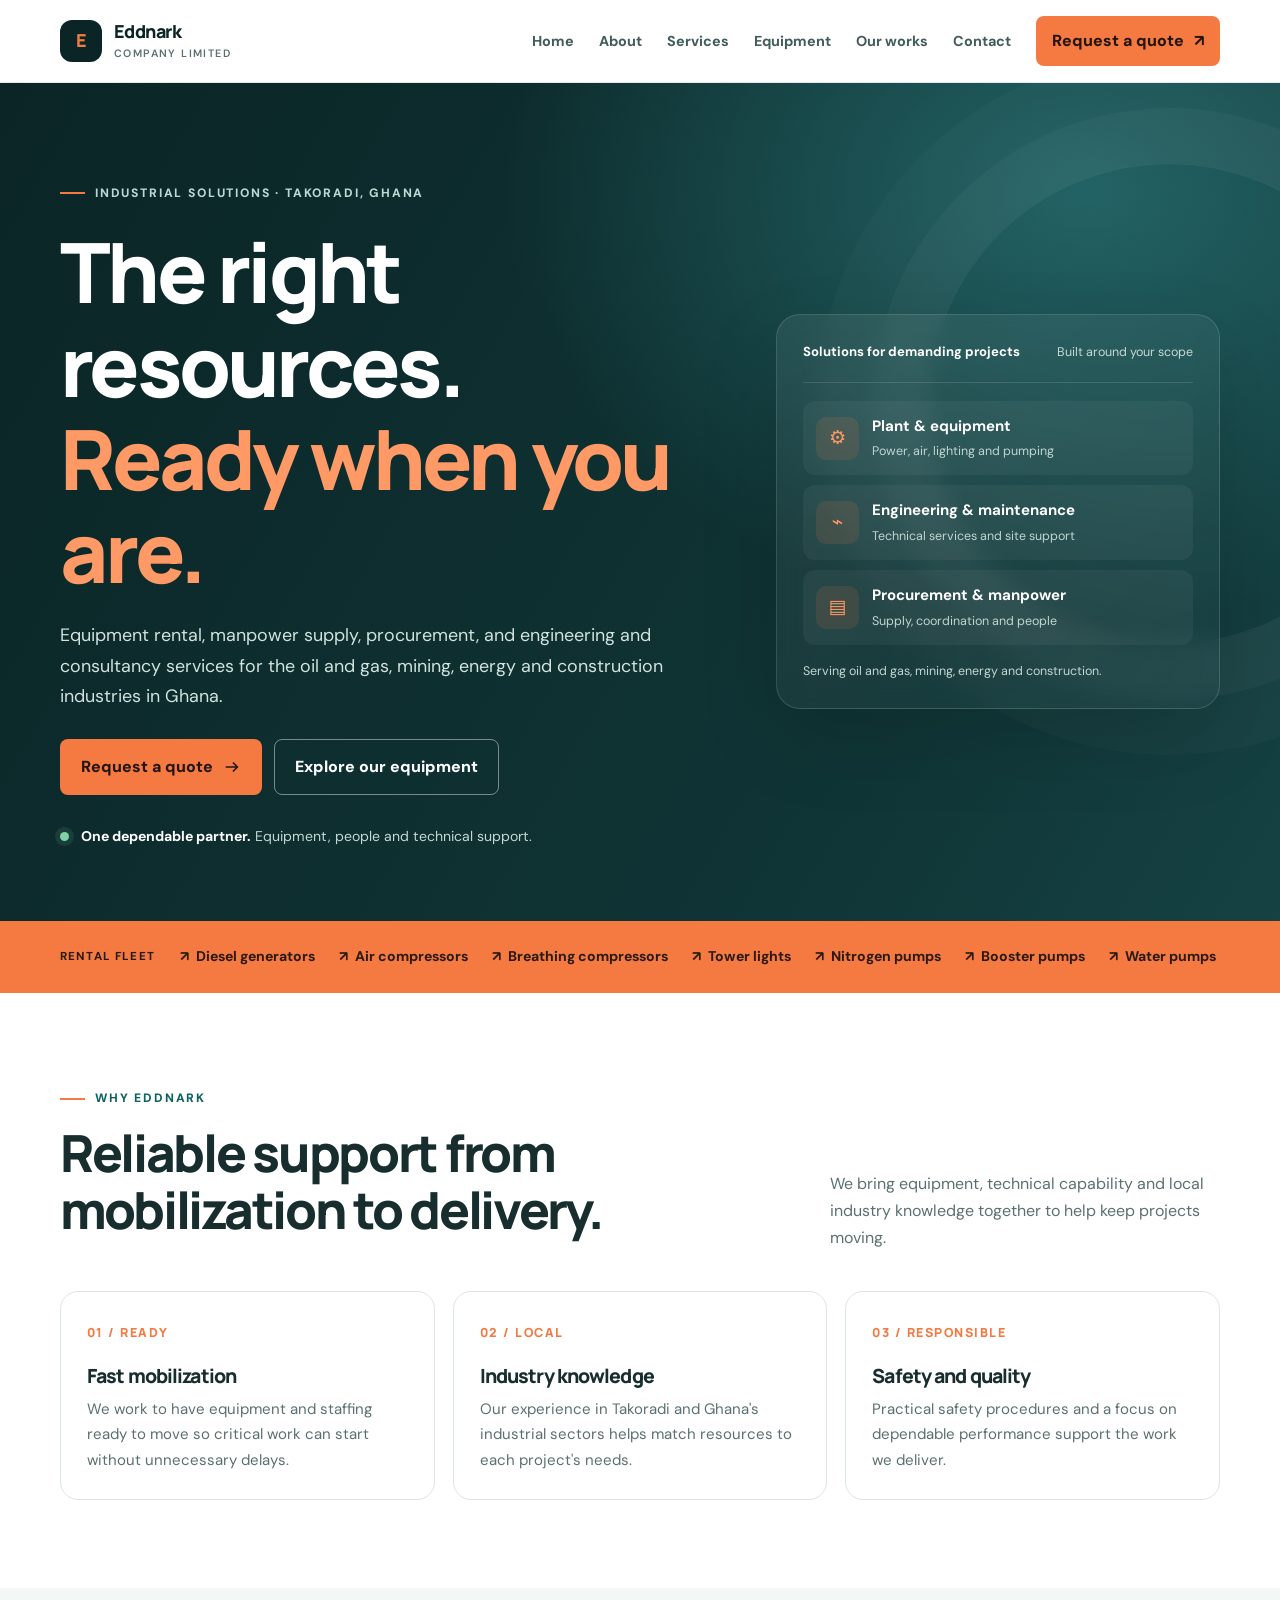
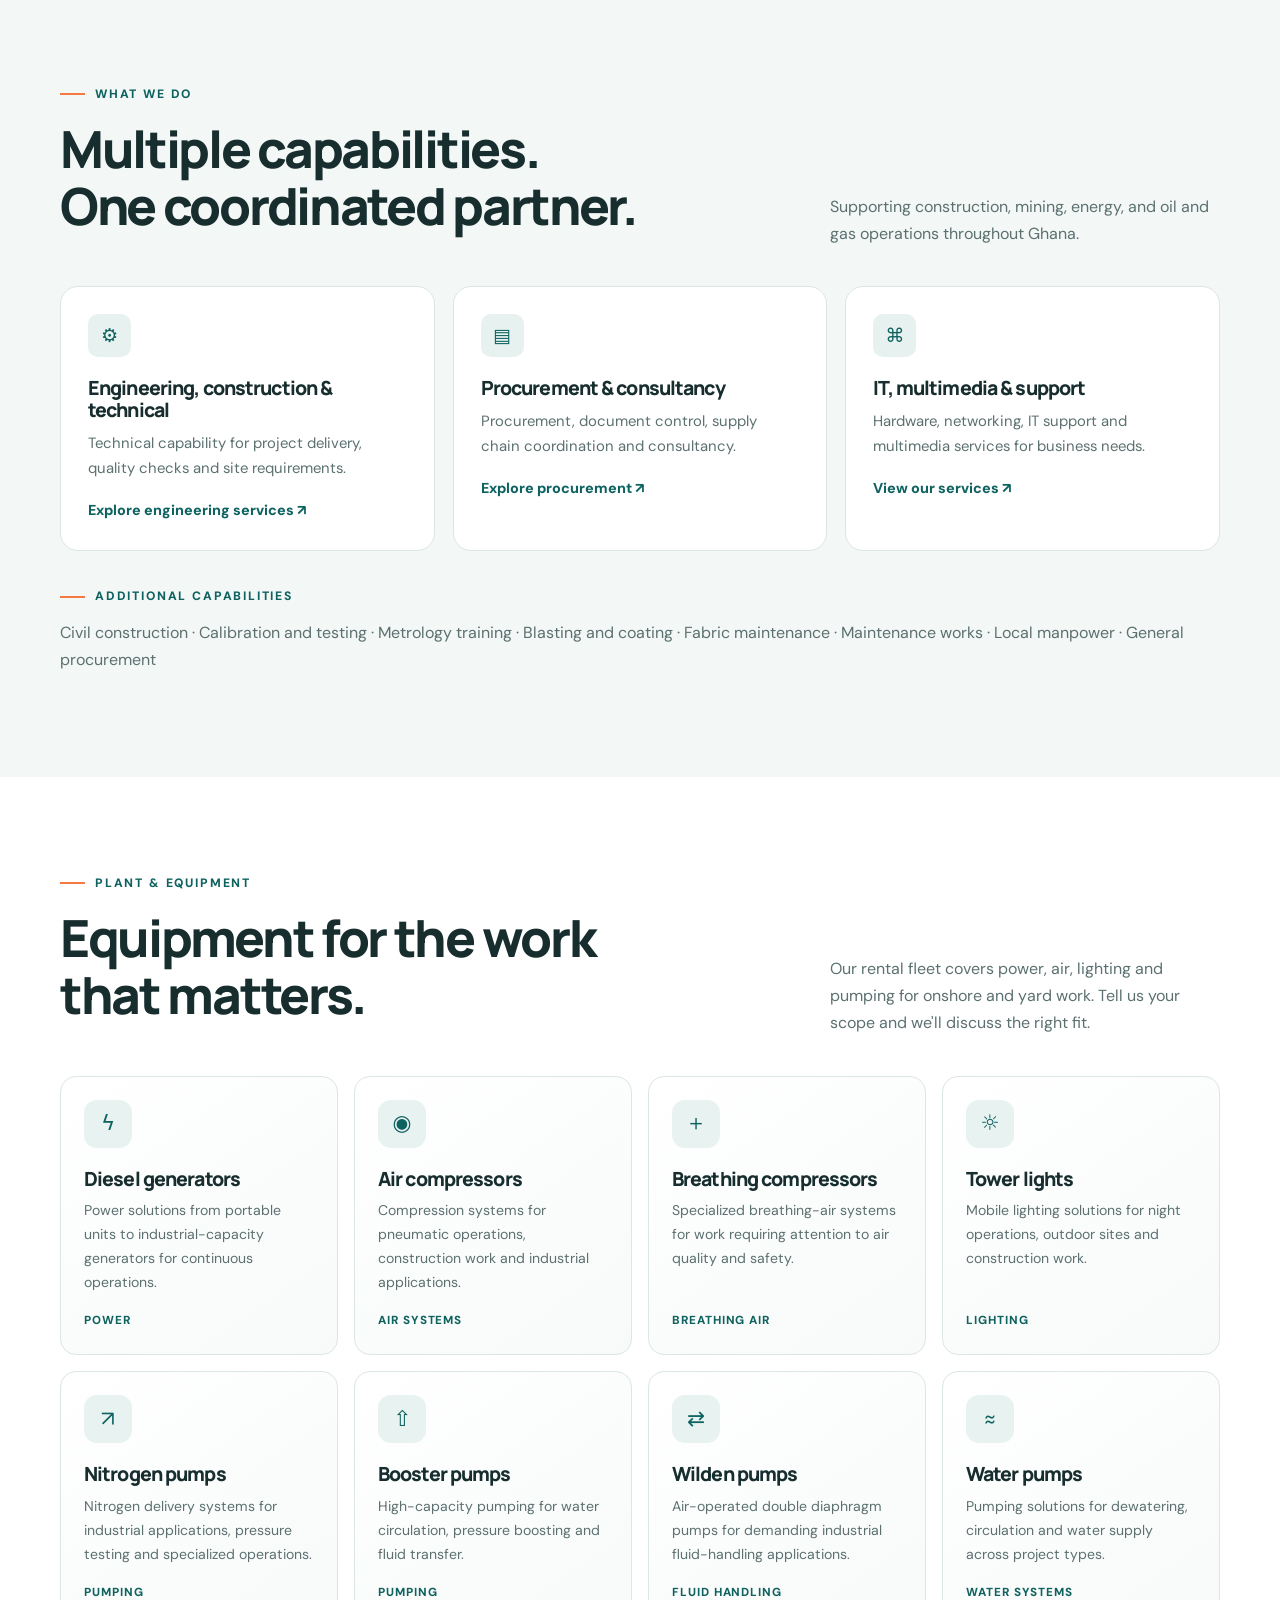
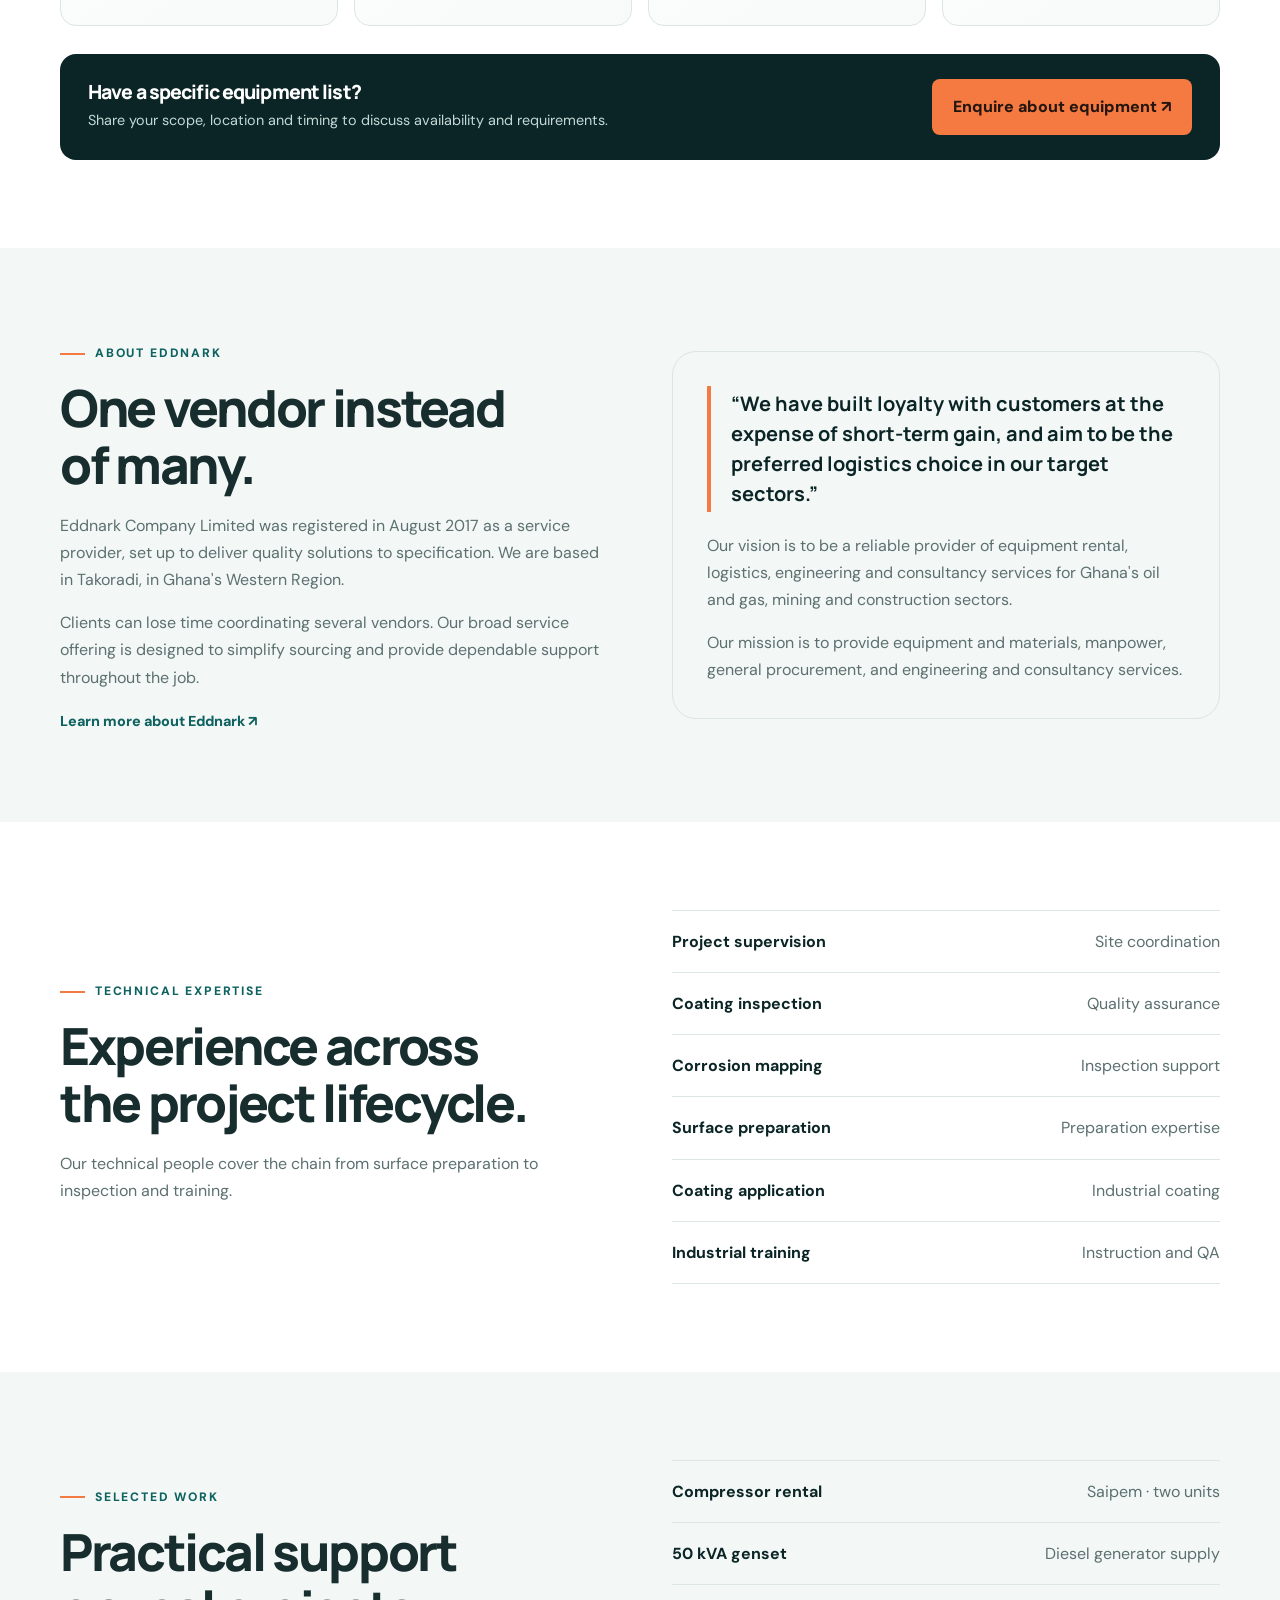
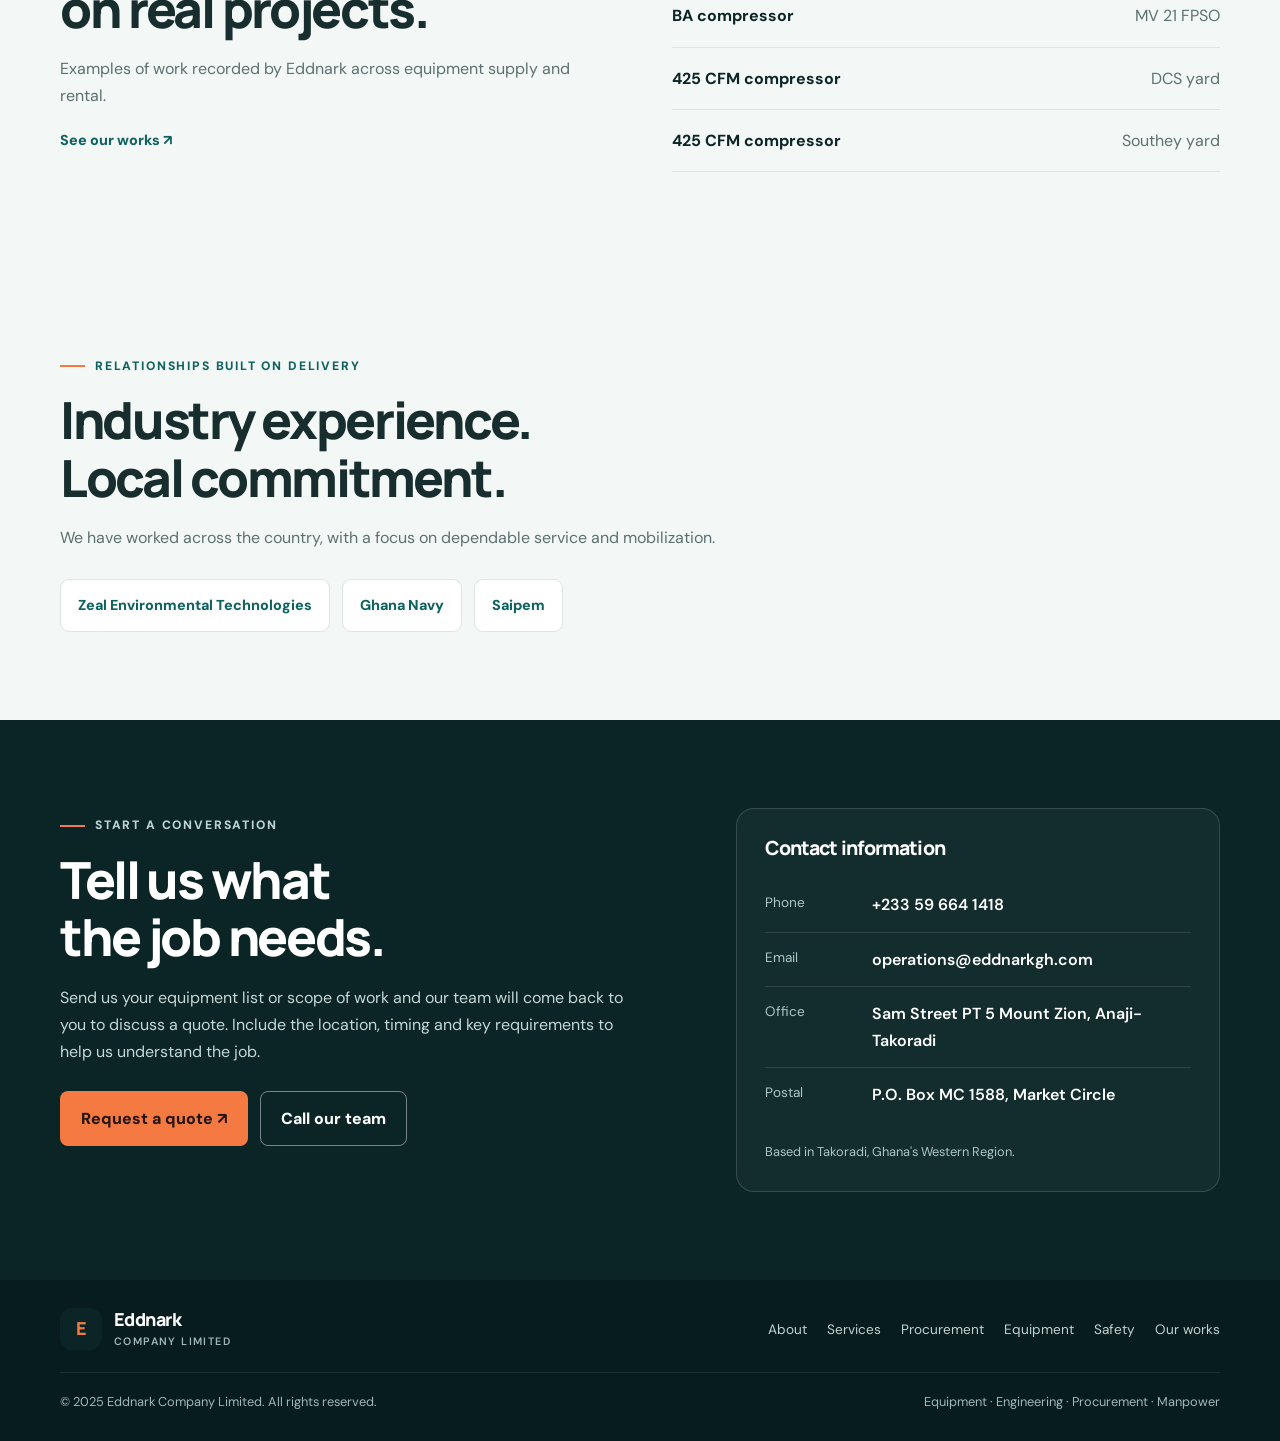
<file: index.html>
<!DOCTYPE html>
<html lang="en">
<head>
<meta charset="utf-8">
<meta name="viewport" content="width=device-width, initial-scale=1, viewport-fit=cover">
<meta name="theme-color" content="#0b2526">
<meta name="description" content="Equipment rental, manpower supply, procurement, engineering and consultancy services for Ghana's oil and gas, mining, energy and construction industries. Based in Takoradi.">
<title>Eddnark Company Limited | Equipment, Engineering & Procurement</title>
<link rel="preconnect" href="https://fonts.googleapis.com">
<link rel="preconnect" href="https://fonts.gstatic.com" crossorigin>
<link href="https://fonts.googleapis.com/css2?family=DM+Sans:wght@400;500;600;700&family=Manrope:wght@400;500;600;700;800&display=swap" rel="stylesheet">
<link rel="icon" href="favicon.ico" sizes="any">
<link rel="icon" type="image/png" sizes="32x32" href="favicon-32.png">
<link rel="apple-touch-icon" href="apple-touch-icon.png">
<style>
:root{--ink:#172d2e;--muted:#5c7070;--teal:#0e6260;--deep:#0b2526;--deep2:#123638;--orange:#f47a42;--paper:#fff;--soft:#f3f7f6;--line:#dce6e4;--radius:18px;--shadow:0 18px 48px rgba(10,39,40,.10)}
*{box-sizing:border-box}html{scroll-behavior:smooth;scroll-padding-top:90px}body{margin:0;color:var(--ink);background:var(--paper);font:400 16px/1.7 "DM Sans",system-ui,-apple-system,"Segoe UI",sans-serif}a{color:inherit}img{max-width:100%}button,a{-webkit-tap-highlight-color:transparent}:focus-visible{outline:3px solid var(--orange);outline-offset:4px}.wrap{width:min(1160px,calc(100% - 40px));margin-inline:auto}.eyebrow{display:inline-flex;align-items:center;gap:10px;font-size:.76rem;letter-spacing:.15em;text-transform:uppercase;font-weight:800;color:var(--teal)}.eyebrow:before{content:"";width:25px;height:2px;background:var(--orange)}h1,h2,h3,p{margin-top:0}h1,h2,h3{font-family:Manrope,"DM Sans",sans-serif;letter-spacing:-.045em;line-height:1.12}h1{font-size:clamp(2.8rem,6.5vw,5.6rem);font-weight:800;max-width:780px;margin:22px 0}h1 span{color:#ff9a66}h2{font-size:clamp(2rem,4vw,3.4rem);font-weight:800;margin:15px 0 18px}h3{font-size:1.22rem;font-weight:800;margin-bottom:10px}p{color:var(--muted);margin-bottom:1rem}.btn{display:inline-flex;align-items:center;justify-content:center;gap:10px;min-height:50px;padding:13px 20px;border-radius:8px;background:var(--orange);color:#24150f;text-decoration:none;font-weight:800;border:1px solid transparent;transition:transform .2s ease,background .2s ease,box-shadow .2s ease}.btn:hover{background:#ff905d;transform:translateY(-2px);box-shadow:0 10px 25px #f47a4230}.btn-light{background:#fff;color:var(--deep)}.btn-outline{border-color:#ffffff70;background:transparent;color:#fff}.btn-outline:hover{background:#ffffff12}.btn svg{width:18px;height:18px}
.site-header{position:sticky;top:0;z-index:50;background:#ffffffed;backdrop-filter:blur(16px);border-bottom:1px solid #dce6e4cc}.nav{min-height:82px;display:flex;align-items:center;justify-content:space-between;gap:24px}.brand{display:flex;align-items:center;gap:12px;text-decoration:none;color:var(--deep);font:800 1.12rem Manrope,sans-serif;letter-spacing:-.03em;line-height:1.1;white-space:nowrap}.brand-mark{width:42px;height:42px;display:grid;place-items:center;border-radius:12px;background:var(--deep);color:var(--orange)}.brand small{display:block;color:var(--muted);font:600 .67rem "DM Sans",sans-serif;letter-spacing:.13em;text-transform:uppercase;margin-top:4px}.nav-links{display:flex;align-items:center;gap:25px}.nav-links>a:not(.btn){text-decoration:none;color:#425b5b;font-weight:700;font-size:.9rem}.nav-links>a:not(.btn):hover{color:var(--teal)}.nav-links .btn{min-height:44px;padding:10px 15px}.menu-toggle{display:none;background:transparent;border:1px solid var(--line);border-radius:8px;padding:8px 11px;font-size:1.2rem;color:var(--deep)}
.hero{position:relative;overflow:hidden;background:radial-gradient(ellipse at 85% 12%,#236365 0,transparent 38%),linear-gradient(120deg,var(--deep),#103536 70%,#164345);color:#fff;padding:92px 0 0}.hero:after{content:"";position:absolute;right:-130px;top:80px;width:480px;height:480px;border:1px solid #ffffff12;border-radius:50%;box-shadow:0 0 0 55px #ffffff08,0 0 0 110px #ffffff05;pointer-events:none}.hero-grid{position:relative;z-index:1;display:grid;grid-template-columns:1.2fr .8fr;gap:50px;align-items:center;padding-bottom:72px}.hero .eyebrow{color:#b8d8d4}.hero-copy>p{color:#d1e2df;font-size:1.12rem;max-width:650px}.hero-actions{display:flex;flex-wrap:wrap;gap:12px;margin-top:28px}.hero-note{display:flex;align-items:center;gap:12px;margin-top:30px;color:#c4d8d6;font-size:.88rem}.hero-note strong{color:#fff}.status-dot{width:9px;height:9px;border-radius:50%;background:#7ed2a6;box-shadow:0 0 0 5px #7ed2a61c}.hero-panel{position:relative;z-index:2;border:1px solid #ffffff24;border-radius:24px;padding:26px;background:linear-gradient(145deg,#ffffff13,#ffffff05);box-shadow:0 30px 80px #00000020;backdrop-filter:blur(10px)}.panel-top{display:flex;justify-content:space-between;gap:12px;align-items:center;border-bottom:1px solid #ffffff20;padding-bottom:18px;margin-bottom:18px}.panel-top span{font-size:.78rem;color:#c5d9d6}.panel-top b{font-size:.82rem;color:#fff}.panel-list{display:grid;gap:10px}.panel-item{display:flex;align-items:center;gap:13px;padding:13px;border-radius:12px;background:#ffffff0c}.panel-icon{width:43px;height:43px;flex:0 0 43px;display:grid;place-items:center;border-radius:10px;background:#f47a4220;color:#ff9a66;font-size:1.2rem}.panel-item strong{display:block;color:#fff;font-size:.94rem}.panel-item small{display:block;color:#c0d5d2;font-size:.78rem;margin-top:2px}.panel-foot{margin-top:16px;color:#c1d6d3;font-size:.78rem}.fleet{background:var(--orange);color:#2b1a12}.fleet-inner{display:flex;align-items:center;gap:25px;min-height:72px}.fleet-label{font-size:.72rem;font-weight:800;text-transform:uppercase;letter-spacing:.1em;white-space:nowrap}.fleet-list{display:flex;flex-wrap:wrap;gap:8px 24px;padding:0;margin:0;list-style:none;font-weight:700;font-size:.88rem}.fleet-list li:before{content:"↗";margin-right:7px}
section{padding:88px 0}.section-head{display:flex;justify-content:space-between;align-items:end;gap:30px;margin-bottom:34px}.section-head>div{max-width:700px}.section-head>p{max-width:390px;margin-bottom:5px}.trust-grid{display:grid;grid-template-columns:repeat(3,1fr);gap:18px}.trust-card{border:1px solid var(--line);border-radius:var(--radius);padding:26px;background:#fff}.trust-card .num{font:800 .78rem Manrope,sans-serif;color:var(--orange);letter-spacing:.12em}.trust-card h3{margin-top:20px}.trust-card p{margin:0;font-size:.94rem}.split{display:grid;grid-template-columns:1fr 1fr;gap:64px;align-items:center}.about-card{background:var(--soft);border-radius:24px;padding:34px;border:1px solid var(--line)}.about-card blockquote{border-left:4px solid var(--orange);padding:3px 0 3px 20px;margin:0 0 20px;font:700 1.25rem/1.5 Manrope,sans-serif;color:var(--deep)}.about-card p:last-child{margin-bottom:0}.services{background:var(--soft)}.service-grid{display:grid;grid-template-columns:repeat(3,1fr);gap:18px}.service-card{padding:27px;background:#fff;border:1px solid var(--line);border-radius:var(--radius)}.service-card .panel-icon{margin-bottom:20px;background:#e7f1ef;color:var(--teal)}.service-card p{font-size:.93rem;margin-bottom:14px}.text-link{color:var(--teal);font-weight:800;text-decoration:none;font-size:.9rem}.text-link:hover{color:#b94b20}.equipment-grid{display:grid;grid-template-columns:repeat(4,1fr);gap:16px}.equipment-card{position:relative;overflow:hidden;display:flex;flex-direction:column;min-height:220px;border:1px solid var(--line);border-radius:16px;padding:23px;background:linear-gradient(145deg,#fff,#f7faf9);transition:transform .2s ease,box-shadow .2s ease,border-color .2s ease}.equipment-card:hover{transform:translateY(-4px);border-color:#a9c9c4;box-shadow:var(--shadow)}.equipment-card .equipment-icon{display:grid;place-items:center;width:48px;height:48px;border-radius:13px;background:#e8f2f0;color:var(--teal);font-size:1.35rem;margin-bottom:20px}.equipment-card p{font-size:.88rem;margin-bottom:0}.equipment-card .tag{margin-top:auto;padding-top:16px;font-size:.73rem;color:var(--teal);font-weight:800;text-transform:uppercase;letter-spacing:.08em}.equipment-cta{display:flex;justify-content:space-between;align-items:center;gap:24px;margin-top:28px;padding:25px 28px;border-radius:16px;background:var(--deep);color:#fff}.equipment-cta h3{margin-bottom:5px}.equipment-cta p{color:#c4d8d6;margin:0;font-size:.9rem}.equipment-cta .btn{white-space:nowrap}.work-list{border-top:1px solid var(--line);list-style:none;padding:0;margin:0}.work-list li{display:flex;justify-content:space-between;gap:16px;padding:17px 0;border-bottom:1px solid var(--line)}.work-list strong{color:var(--deep)}.work-list span{color:var(--muted);text-align:right}.clients{background:var(--soft)}.client-strip{display:flex;flex-wrap:wrap;gap:12px;margin-top:28px}.client-pill{background:#fff;border:1px solid var(--line);padding:13px 17px;border-radius:9px;font-weight:800;color:var(--teal);font-size:.9rem}.contact{background:var(--deep);color:#fff;position:relative;overflow:hidden}.contact-grid{display:grid;grid-template-columns:1fr .8fr;gap:70px;align-items:start}.contact h2{color:#fff}.contact .eyebrow{color:#b9d6d2}.contact-intro>p{color:#c4d8d6;max-width:580px}.contact-actions{display:flex;flex-wrap:wrap;gap:12px;margin-top:26px}.contact-details{padding:28px;border:1px solid #ffffff25;background:#ffffff09;border-radius:18px}.contact-details h3{color:#fff;margin-bottom:20px}.detail-row{display:grid;grid-template-columns:95px 1fr;gap:12px;padding:13px 0;border-bottom:1px solid #ffffff1c}.detail-row:last-child{border:0}.detail-row dt{color:#a9c8c4;font-size:.85rem}.detail-row dd{margin:0;color:#fff;font-weight:600;overflow-wrap:anywhere}.detail-row a{text-decoration:none}.detail-row a:hover{color:#ff9a66}.contact-note{font-size:.8rem;color:#a9c8c4;margin:20px 0 0}footer{background:#071c1d;color:#9eb9b6;padding:28px 0;font-size:.85rem}.footer-main{display:flex;align-items:center;justify-content:space-between;gap:24px}.footer-links{display:flex;flex-wrap:wrap;gap:20px}.footer-links a{color:#c2d4d2;text-decoration:none}.footer-links a:hover{color:#fff}.footer-bottom{border-top:1px solid #ffffff17;margin-top:22px;padding-top:18px;display:flex;justify-content:space-between;gap:15px;flex-wrap:wrap}.footer-bottom p{color:#9eb9b6;margin:0;font-size:.8rem}
@media(max-width:980px){.hero-grid{grid-template-columns:1fr;gap:36px}.hero-panel{max-width:650px}.equipment-grid{grid-template-columns:repeat(2,1fr)}.split,.contact-grid{gap:35px}.nav-links{gap:15px}.service-grid{grid-template-columns:1fr 1fr}}
@media(max-width:720px){.wrap{width:min(100% - 30px,1160px)}.nav{min-height:72px;gap:12px}.menu-toggle{display:block}.nav-links{display:none;order:3;width:100%;padding:0 0 16px;align-items:stretch;flex-direction:column;gap:4px}.nav-links.open{display:flex}.nav-links>a:not(.btn){padding:10px 2px}.nav-links .btn{align-self:flex-start}.nav{flex-wrap:wrap}.hero{padding-top:62px}.hero-grid{padding-bottom:52px}.hero-panel{padding:18px}.hero:after{right:-300px}.fleet-inner{align-items:flex-start;flex-direction:column;gap:10px;padding:17px 0}.fleet-list{gap:6px 15px}section{padding:62px 0}.section-head{display:block}.section-head>p{margin-top:12px}.trust-grid,.service-grid,.split,.contact-grid{grid-template-columns:1fr}.about-card{padding:25px}.equipment-grid{grid-template-columns:1fr 1fr;gap:10px}.equipment-card{padding:17px;min-height:210px}.equipment-cta{align-items:flex-start;flex-direction:column;padding:22px}.contact-grid{gap:30px}.detail-row{grid-template-columns:78px 1fr}.footer-main{align-items:flex-start;flex-direction:column}.footer-links{gap:14px}}
@media(max-width:420px){h1{font-size:2.65rem}.equipment-grid{grid-template-columns:1fr}.equipment-card{min-height:0}.hero-actions .btn{width:100%}.contact-actions .btn{width:100%}.work-list li{display:block}.work-list span{display:block;text-align:left;margin-top:3px}}
@media(prefers-reduced-motion:reduce){html{scroll-behavior:auto}*,*::before,*::after{transition:none!important;animation:none!important}}
</style>
</head>
<body>
<header class="site-header">
  <div class="wrap nav">
    <a class="brand" href="index.html" aria-label="Eddnark Company Limited home">
      <span class="brand-mark" aria-hidden="true">E</span>
      <span>Eddnark<small>Company Limited</small></span>
    </a>
    <button class="menu-toggle" type="button" aria-label="Open navigation" aria-expanded="false">☰</button>
    <nav class="nav-links" aria-label="Main navigation">
      <a href="index.html" aria-current="page">Home</a>
      <a href="about.html">About</a>
      <a href="services.html">Services</a>
      <a href="equipment.html">Equipment</a>
      <a href="our-works.html">Our works</a>
      <a href="#contact">Contact</a>
      <a class="btn" href="#contact">Request a quote <span aria-hidden="true">↗</span></a>
    </nav>
  </div>
</header>
<main id="top">
  <section class="hero">
    <div class="wrap hero-grid">
      <div class="hero-copy">
        <span class="eyebrow">Industrial solutions · Takoradi, Ghana</span>
        <h1>The right resources.<br><span>Ready when you are.</span></h1>
        <p>Equipment rental, manpower supply, procurement, and engineering and consultancy services for the oil and gas, mining, energy and construction industries in Ghana.</p>
        <div class="hero-actions">
          <a class="btn" href="#contact">Request a quote <svg viewBox="0 0 20 20" fill="none" stroke="currentColor" stroke-width="1.8" aria-hidden="true"><path d="M3 10h13m-5-5 5 5-5 5"/></svg></a>
          <a class="btn btn-outline" href="#equipment">Explore our equipment</a>
        </div>
        <div class="hero-note"><span class="status-dot" aria-hidden="true"></span><span><strong>One dependable partner.</strong> Equipment, people and technical support.</span></div>
      </div>
      <aside class="hero-panel" aria-label="Our key services">
        <div class="panel-top"><b>Solutions for demanding projects</b><span>Built around your scope</span></div>
        <div class="panel-list">
          <div class="panel-item"><span class="panel-icon" aria-hidden="true">⚙</span><span><strong>Plant & equipment</strong><small>Power, air, lighting and pumping</small></span></div>
          <div class="panel-item"><span class="panel-icon" aria-hidden="true">⌁</span><span><strong>Engineering & maintenance</strong><small>Technical services and site support</small></span></div>
          <div class="panel-item"><span class="panel-icon" aria-hidden="true">▤</span><span><strong>Procurement & manpower</strong><small>Supply, coordination and people</small></span></div>
        </div>
        <div class="panel-foot">Serving oil and gas, mining, energy and construction.</div>
      </aside>
    </div>
    <div class="fleet"><div class="wrap fleet-inner"><span class="fleet-label">Rental fleet</span><ul class="fleet-list" aria-label="Equipment available"><li>Diesel generators</li><li>Air compressors</li><li>Breathing compressors</li><li>Tower lights</li><li>Nitrogen pumps</li><li>Booster pumps</li><li>Water pumps</li></ul></div></div>
  </section>

  <section aria-label="Why choose Eddnark">
    <div class="wrap">
      <div class="section-head"><div><span class="eyebrow">Why Eddnark</span><h2>Reliable support from<br>mobilization to delivery.</h2></div><p>We bring equipment, technical capability and local industry knowledge together to help keep projects moving.</p></div>
      <div class="trust-grid">
        <article class="trust-card"><span class="num">01 / READY</span><h3>Fast mobilization</h3><p>We work to have equipment and staffing ready to move so critical work can start without unnecessary delays.</p></article>
        <article class="trust-card"><span class="num">02 / LOCAL</span><h3>Industry knowledge</h3><p>Our experience in Takoradi and Ghana's industrial sectors helps match resources to each project's needs.</p></article>
        <article class="trust-card"><span class="num">03 / RESPONSIBLE</span><h3>Safety and quality</h3><p>Practical safety procedures and a focus on dependable performance support the work we deliver.</p></article>
      </div>
    </div>
  </section>

  <section class="services" id="services">
    <div class="wrap">
      <div class="section-head"><div><span class="eyebrow">What we do</span><h2>Multiple capabilities.<br>One coordinated partner.</h2></div><p>Supporting construction, mining, energy, and oil and gas operations throughout Ghana.</p></div>
      <div class="service-grid">
        <article class="service-card"><span class="panel-icon" aria-hidden="true">⚙</span><h3>Engineering, construction & technical</h3><p>Technical capability for project delivery, quality checks and site requirements.</p><a class="text-link" href="services.html">Explore engineering services ↗</a></article>
        <article class="service-card"><span class="panel-icon" aria-hidden="true">▤</span><h3>Procurement & consultancy</h3><p>Procurement, document control, supply chain coordination and consultancy.</p><a class="text-link" href="procurement.html">Explore procurement ↗</a></article>
        <article class="service-card"><span class="panel-icon" aria-hidden="true">⌘</span><h3>IT, multimedia & support</h3><p>Hardware, networking, IT support and multimedia services for business needs.</p><a class="text-link" href="services.html">View our services ↗</a></article>
      </div>
      <div style="margin-top:28px"><span class="eyebrow">Additional capabilities</span><p style="margin-top:12px">Civil construction · Calibration and testing · Metrology training · Blasting and coating · Fabric maintenance · Maintenance works · Local manpower · General procurement</p></div>
    </div>
  </section>

  <section id="equipment">
    <div class="wrap">
      <div class="section-head"><div><span class="eyebrow">Plant & equipment</span><h2>Equipment for the work<br>that matters.</h2></div><p>Our rental fleet covers power, air, lighting and pumping for onshore and yard work. Tell us your scope and we'll discuss the right fit.</p></div>
      <div class="equipment-grid">
        <article class="equipment-card"><span class="equipment-icon" aria-hidden="true">ϟ</span><h3>Diesel generators</h3><p>Power solutions from portable units to industrial-capacity generators for continuous operations.</p><span class="tag">Power</span></article>
        <article class="equipment-card"><span class="equipment-icon" aria-hidden="true">◉</span><h3>Air compressors</h3><p>Compression systems for pneumatic operations, construction work and industrial applications.</p><span class="tag">Air systems</span></article>
        <article class="equipment-card"><span class="equipment-icon" aria-hidden="true">＋</span><h3>Breathing compressors</h3><p>Specialized breathing-air systems for work requiring attention to air quality and safety.</p><span class="tag">Breathing air</span></article>
        <article class="equipment-card"><span class="equipment-icon" aria-hidden="true">☼</span><h3>Tower lights</h3><p>Mobile lighting solutions for night operations, outdoor sites and construction work.</p><span class="tag">Lighting</span></article>
        <article class="equipment-card"><span class="equipment-icon" aria-hidden="true">↗</span><h3>Nitrogen pumps</h3><p>Nitrogen delivery systems for industrial applications, pressure testing and specialized operations.</p><span class="tag">Pumping</span></article>
        <article class="equipment-card"><span class="equipment-icon" aria-hidden="true">⇧</span><h3>Booster pumps</h3><p>High-capacity pumping for water circulation, pressure boosting and fluid transfer.</p><span class="tag">Pumping</span></article>
        <article class="equipment-card"><span class="equipment-icon" aria-hidden="true">⇄</span><h3>Wilden pumps</h3><p>Air-operated double diaphragm pumps for demanding industrial fluid-handling applications.</p><span class="tag">Fluid handling</span></article>
        <article class="equipment-card"><span class="equipment-icon" aria-hidden="true">≈</span><h3>Water pumps</h3><p>Pumping solutions for dewatering, circulation and water supply across project types.</p><span class="tag">Water systems</span></article>
      </div>
      <div class="equipment-cta"><div><h3>Have a specific equipment list?</h3><p>Share your scope, location and timing to discuss availability and requirements.</p></div><a class="btn" href="mailto:operations@eddnarkgh.com?subject=Equipment%20rental%20enquiry">Enquire about equipment ↗</a></div>
    </div>
  </section>

  <section class="services" id="about">
    <div class="wrap split">
      <div><span class="eyebrow">About Eddnark</span><h2>One vendor instead<br>of many.</h2><p>Eddnark Company Limited was registered in August 2017 as a service provider, set up to deliver quality solutions to specification. We are based in Takoradi, in Ghana's Western Region.</p><p>Clients can lose time coordinating several vendors. Our broad service offering is designed to simplify sourcing and provide dependable support throughout the job.</p><a class="text-link" href="about.html">Learn more about Eddnark ↗</a></div>
      <div class="about-card"><blockquote>“We have built loyalty with customers at the expense of short-term gain, and aim to be the preferred logistics choice in our target sectors.”</blockquote><p>Our vision is to be a reliable provider of equipment rental, logistics, engineering and consultancy services for Ghana's oil and gas, mining and construction sectors.</p><p>Our mission is to provide equipment and materials, manpower, general procurement, and engineering and consultancy services.</p></div>
    </div>
  </section>

  <section id="expertise">
    <div class="wrap split">
      <div><span class="eyebrow">Technical expertise</span><h2>Experience across<br>the project lifecycle.</h2><p>Our technical people cover the chain from surface preparation to inspection and training.</p></div>
      <div><ul class="work-list"><li><strong>Project supervision</strong><span>Site coordination</span></li><li><strong>Coating inspection</strong><span>Quality assurance</span></li><li><strong>Corrosion mapping</strong><span>Inspection support</span></li><li><strong>Surface preparation</strong><span>Preparation expertise</span></li><li><strong>Coating application</strong><span>Industrial coating</span></li><li><strong>Industrial training</strong><span>Instruction and QA</span></li></ul></div>
    </div>
  </section>

  <section class="services" id="work">
    <div class="wrap split">
      <div><span class="eyebrow">Selected work</span><h2>Practical support<br>on real projects.</h2><p>Examples of work recorded by Eddnark across equipment supply and rental.</p><a class="text-link" href="our-works.html">See our works ↗</a></div>
      <ul class="work-list"><li><strong>Compressor rental</strong><span>Saipem · two units</span></li><li><strong>50 kVA genset</strong><span>Diesel generator supply</span></li><li><strong>BA compressor</strong><span>MV 21 FPSO</span></li><li><strong>425 CFM compressor</strong><span>DCS yard</span></li><li><strong>425 CFM compressor</strong><span>Southey yard</span></li></ul>
    </div>
  </section>

  <section class="clients" id="clients">
    <div class="wrap"><span class="eyebrow">Relationships built on delivery</span><h2>Industry experience.<br>Local commitment.</h2><p>We have worked across the country, with a focus on dependable service and mobilization.</p>
      <div class="client-strip" aria-label="Companies Eddnark has worked with"><span class="client-pill">Zeal Environmental Technologies</span><span class="client-pill">Ghana Navy</span><span class="client-pill">Saipem</span></div>
    </div>
  </section>

  <section class="contact" id="contact">
    <div class="wrap contact-grid">
      <div class="contact-intro"><span class="eyebrow">Start a conversation</span><h2>Tell us what<br>the job needs.</h2><p>Send us your equipment list or scope of work and our team will come back to you to discuss a quote. Include the location, timing and key requirements to help us understand the job.</p><div class="contact-actions"><a class="btn" href="mailto:operations@eddnarkgh.com?subject=Quote%20request">Request a quote ↗</a><a class="btn btn-outline" href="tel:+233596641418">Call our team</a></div></div>
      <div class="contact-details"><h3>Contact information</h3><dl>
        <div class="detail-row"><dt>Phone</dt><dd><a href="tel:+233596641418">+233 59 664 1418</a></dd></div>
        <div class="detail-row"><dt>Email</dt><dd><a href="mailto:operations@eddnarkgh.com">operations@eddnarkgh.com</a></dd></div>
        <div class="detail-row"><dt>Office</dt><dd>Sam Street PT 5 Mount Zion, Anaji-Takoradi</dd></div>
        <div class="detail-row"><dt>Postal</dt><dd>P.O. Box MC 1588, Market Circle</dd></div>
      </dl><p class="contact-note">Based in Takoradi, Ghana's Western Region.</p></div>
    </div>
  </section>
</main>
<footer>
  <div class="wrap"><div class="footer-main"><a class="brand" href="index.html" style="color:#fff"><span class="brand-mark">E</span><span>Eddnark<small style="color:#9eb9b6">Company Limited</small></span></a><nav class="footer-links" aria-label="Footer navigation"><a href="about.html">About</a><a href="services.html">Services</a><a href="procurement.html">Procurement</a><a href="equipment.html">Equipment</a><a href="safety.html">Safety</a><a href="our-works.html">Our works</a></nav></div><div class="footer-bottom"><p>© 2025 Eddnark Company Limited. All rights reserved.</p><p>Equipment · Engineering · Procurement · Manpower</p></div></div>
</footer>
<script>
(function(){
  var toggle=document.querySelector('.menu-toggle');
  var nav=document.querySelector('.nav-links');
  if(toggle&&nav){
    toggle.addEventListener('click',function(){
      var open=nav.classList.toggle('open');
      toggle.setAttribute('aria-expanded',String(open));
      toggle.setAttribute('aria-label',open?'Close navigation':'Open navigation');
      toggle.textContent=open?'×':'☰';
    });
    nav.querySelectorAll('a').forEach(function(link){link.addEventListener('click',function(){nav.classList.remove('open');toggle.setAttribute('aria-expanded','false');toggle.setAttribute('aria-label','Open navigation');toggle.textContent='☰';});});
  }
})();
</script>
</body>
</html>
</file>
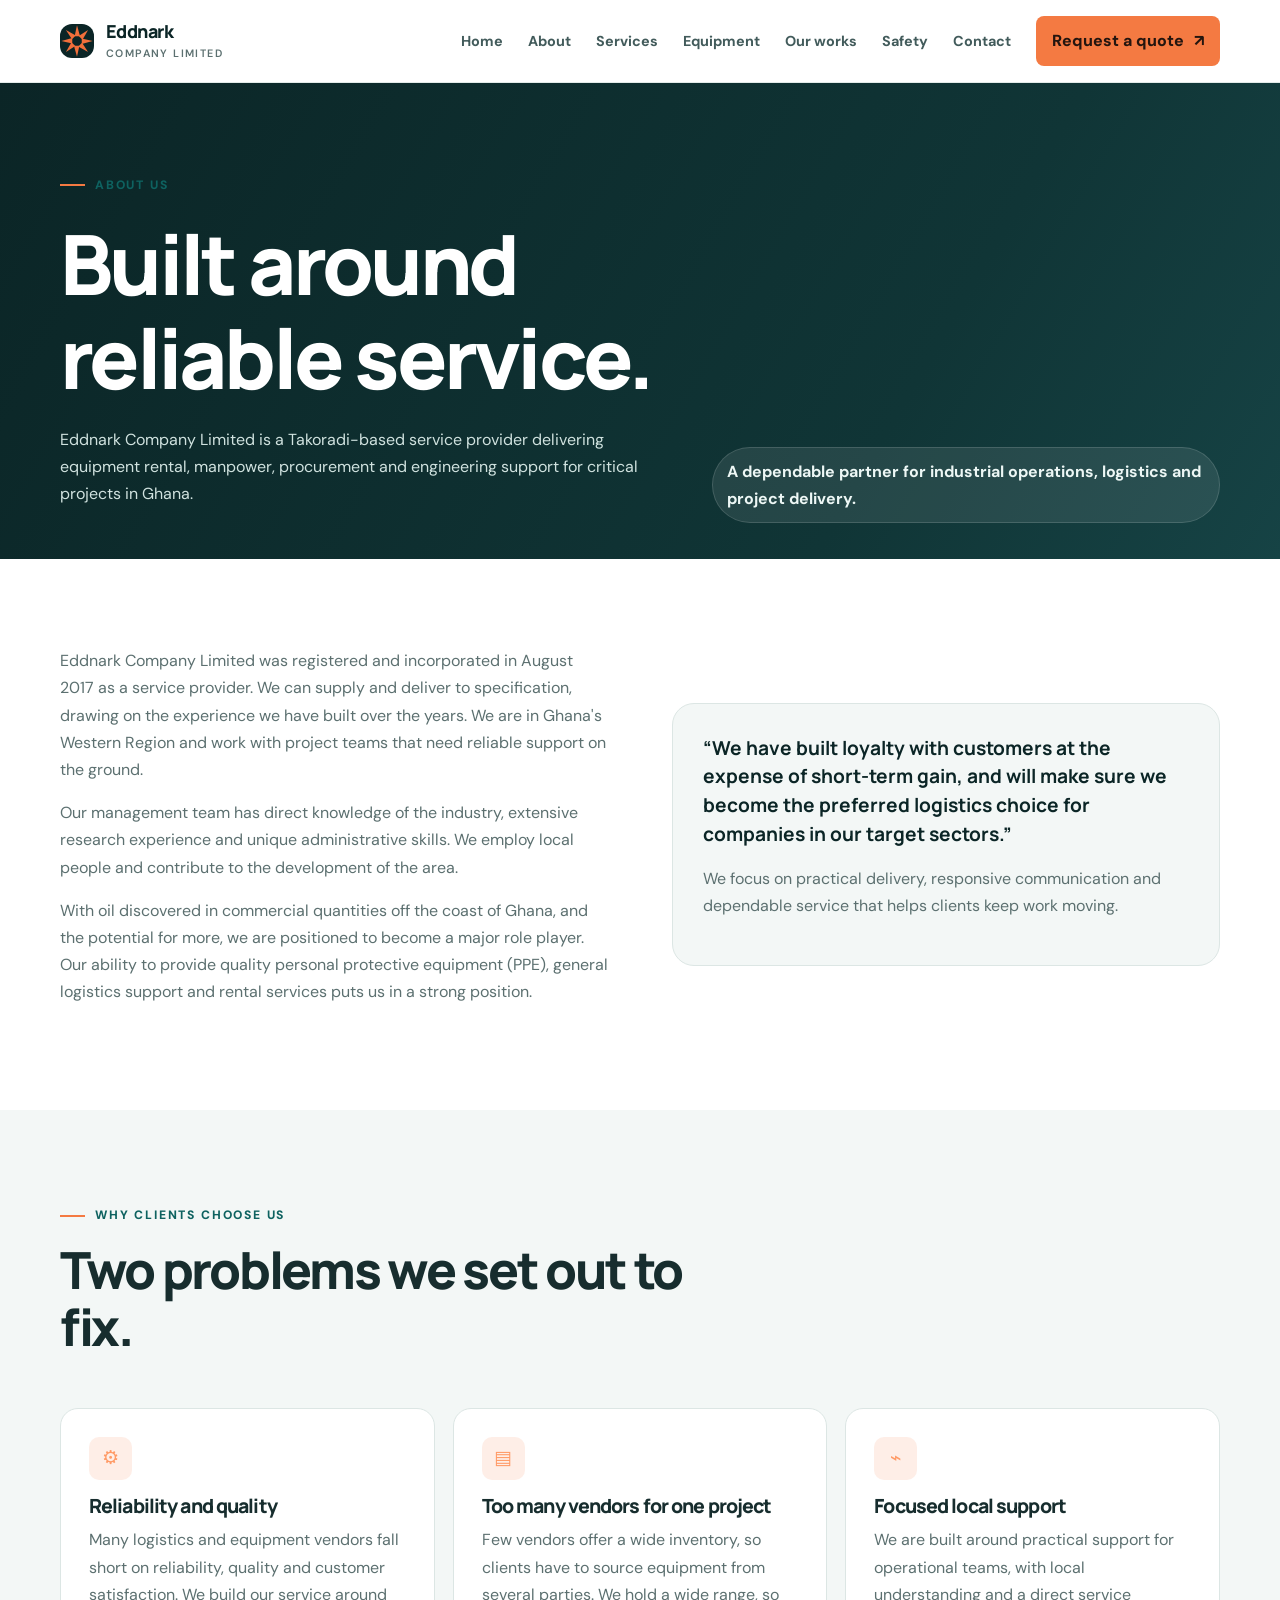
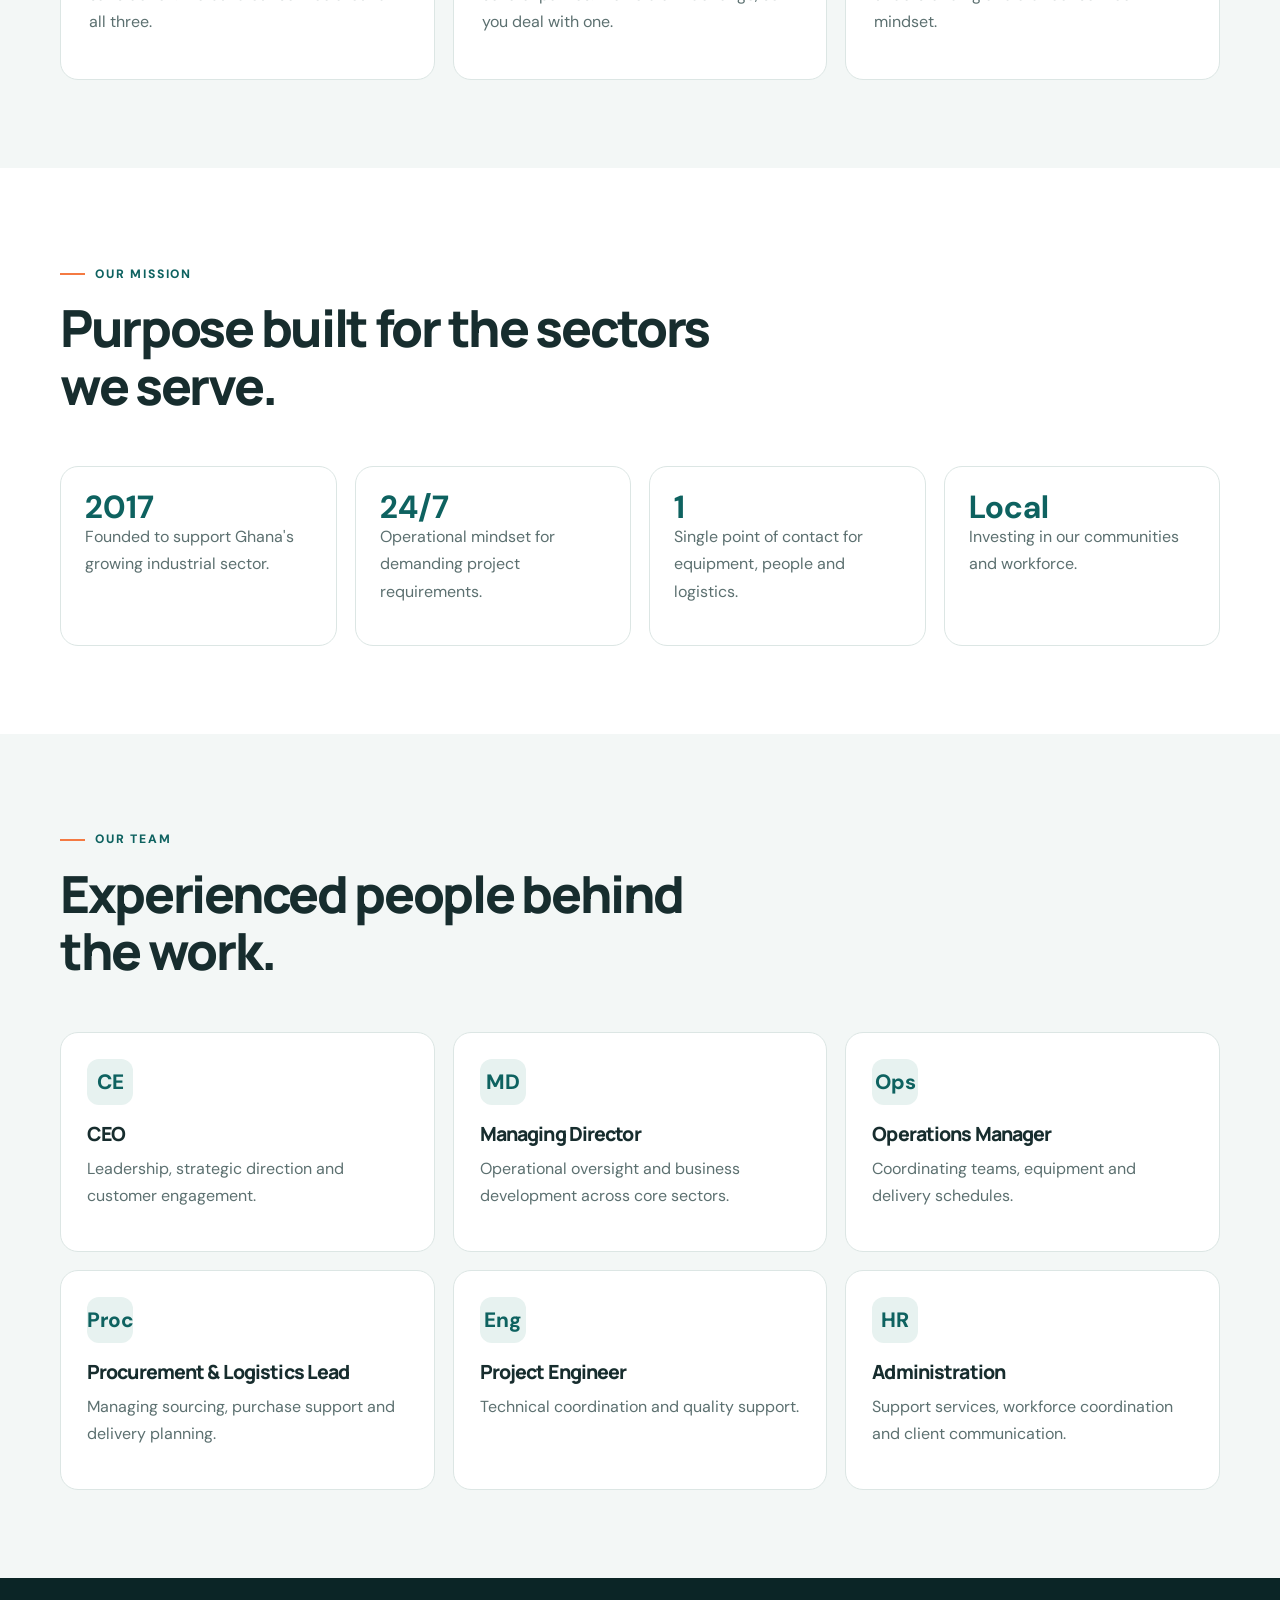
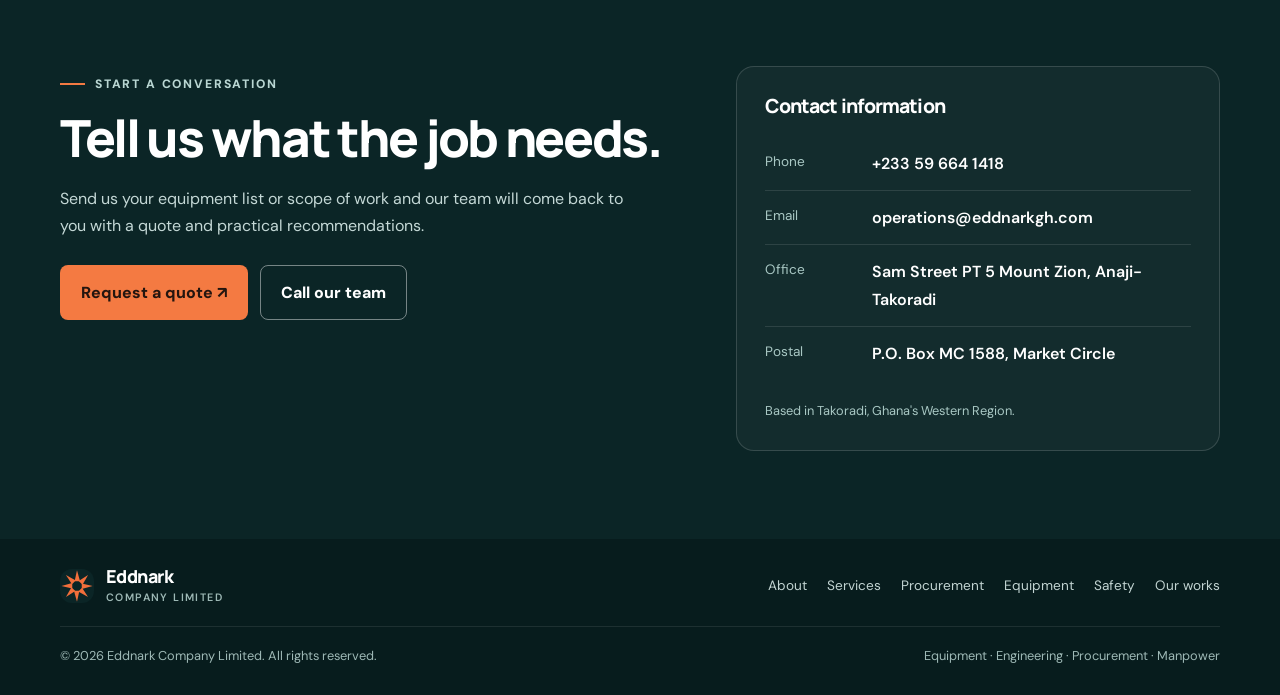
<file: about.html>
<!DOCTYPE html>
<html lang="en">
<head>
<meta charset="utf-8">
<meta name="viewport" content="width=device-width, initial-scale=1, viewport-fit=cover">
<meta name="theme-color" content="#0b2526">
<meta name="description" content="Equipment rental, manpower supply, procurement, engineering and consultancy services for Ghana's oil and gas, mining, energy and construction industries. Based in Takoradi.">
<title>Eddnark Company Limited | Equipment, Engineering & Procurement</title>
<link rel="preconnect" href="https://fonts.googleapis.com">
<link rel="preconnect" href="https://fonts.gstatic.com" crossorigin>
<link href="https://fonts.googleapis.com/css2?family=DM+Sans:wght@400;500;600;700&family=Manrope:wght@400;500;600;700;800&display=swap" rel="stylesheet">
<link rel="icon" href="favicon.ico" sizes="any">
<link rel="icon" type="image/png" sizes="32x32" href="favicon-32.png">
<link rel="apple-touch-icon" href="apple-touch-icon.png">
<style>
:root{--ink:#172d2e;--muted:#5c7070;--teal:#0e6260;--deep:#0b2526;--deep2:#123638;--orange:#f47a42;--paper:#fff;--soft:#f3f7f6;--line:#dce6e4;--radius:18px;--shadow:0 18px 48px rgba(10,39,40,.10)}
*{box-sizing:border-box}html{scroll-behavior:smooth;scroll-padding-top:90px}body{margin:0;color:var(--ink);background:var(--paper);font:400 16px/1.7 "DM Sans",system-ui,-apple-system,"Segoe UI",sans-serif}a{color:inherit}img{max-width:100%}button,a{-webkit-tap-highlight-color:transparent}:focus-visible{outline:3px solid var(--orange);outline-offset:4px}.wrap{width:min(1160px,calc(100% - 40px));margin-inline:auto}.eyebrow{display:inline-flex;align-items:center;gap:10px;font-size:.76rem;letter-spacing:.15em;text-transform:uppercase;font-weight:800;color:var(--teal)}.eyebrow:before{content:"";width:25px;height:2px;background:var(--orange)}h1,h2,h3,p{margin-top:0}h1,h2,h3{font-family:Manrope,"DM Sans",sans-serif;letter-spacing:-.045em;line-height:1.12}h1{font-size:clamp(2.8rem,6.5vw,5.6rem);font-weight:800;max-width:780px;margin:22px 0}h1 span{color:#ff9a66}h2{font-size:clamp(2rem,4vw,3.4rem);font-weight:800;margin:15px 0 18px}h3{font-size:1.22rem;font-weight:800;margin-bottom:10px}p{color:var(--muted);margin-bottom:1rem}.btn{display:inline-flex;align-items:center;justify-content:center;gap:10px;min-height:50px;padding:13px 20px;border-radius:8px;background:var(--orange);color:#24150f;text-decoration:none;font-weight:800;border:1px solid transparent;transition:transform .2s ease,background .2s ease,box-shadow .2s ease}.btn:hover{background:#ff905d;transform:translateY(-2px);box-shadow:0 10px 25px #f47a4230}.btn-light{background:#fff;color:var(--deep)}.btn-outline{border-color:#ffffff70;background:transparent;color:#fff}.btn-outline:hover{background:#ffffff12}.btn svg{width:18px;height:18px}.site-header{position:sticky;top:0;z-index:50;background:#ffffffed;backdrop-filter:blur(16px);border-bottom:1px solid #dce6e4cc}.nav{min-height:82px;display:flex;align-items:center;justify-content:space-between;gap:24px}.brand{display:flex;align-items:center;gap:12px;text-decoration:none;color:var(--deep);font:800 1.12rem Manrope,sans-serif;letter-spacing:-.03em;line-height:1.1;white-space:nowrap}.brand-mark{display:grid;place-items:center;border-radius:12px;background:var(--deep);color:var(--orange)}.brand svg{display:block}.brand small{display:block;color:var(--muted);font:600 .67rem "DM Sans",sans-serif;letter-spacing:.13em;text-transform:uppercase;margin-top:4px}.nav-links{display:flex;align-items:center;gap:25px}.nav-links>a:not(.btn){text-decoration:none;color:#425b5b;font-weight:700;font-size:.9rem}.nav-links>a:not(.btn):hover{color:var(--teal)}.nav-links .btn{min-height:44px;padding:10px 15px}.menu-toggle{display:none;background:transparent;border:1px solid var(--line);border-radius:8px;padding:8px 11px;font-size:1.2rem;color:var(--deep)}.hero{position:relative;overflow:hidden;background:radial-gradient(ellipse at 85% 12%,#236365 0,transparent 38%),linear-gradient(120deg,var(--deep),#103536 70%,#164345);color:#fff;padding:92px 0 0}.hero:after{content:"";position:absolute;right:-130px;top:80px;width:480px;height:480px;border:1px solid #ffffff12;border-radius:50%;box-shadow:0 0 0 55px #ffffff08,0 0 0 110px #ffffff05;pointer-events:none}.hero-grid{position:relative;z-index:1;display:grid;grid-template-columns:1.2fr .8fr;gap:50px;align-items:center;padding-bottom:72px}.hero .eyebrow{color:#b8d8d4}.hero-copy>p{color:#d1e2df;font-size:1.12rem;max-width:650px}.hero-actions{display:flex;flex-wrap:wrap;gap:12px;margin-top:28px}.hero-note{display:flex;align-items:center;gap:12px;margin-top:30px;color:#c4d8d6;font-size:.88rem}.hero-note strong{color:#fff}.status-dot{width:9px;height:9px;border-radius:50%;background:#7ed2a6;box-shadow:0 0 0 5px #7ed2a61c}.hero-panel{position:relative;z-index:2;border:1px solid #ffffff24;border-radius:24px;padding:26px;background:linear-gradient(145deg,#ffffff13,#ffffff05);box-shadow:0 30px 80px #00000020;backdrop-filter:blur(10px)}.panel-top{display:flex;justify-content:space-between;gap:12px;align-items:center;border-bottom:1px solid #ffffff20;padding-bottom:18px;margin-bottom:18px}.panel-top span{font-size:.78rem;color:#c5d9d6}.panel-top b{font-size:.82rem;color:#fff}.panel-list{display:grid;gap:10px}.panel-item{display:flex;align-items:center;gap:13px;padding:13px;border-radius:12px;background:#ffffff0c}.panel-icon{width:43px;height:43px;flex:0 0 43px;display:grid;place-items:center;border-radius:10px;background:#f47a4220;color:#ff9a66;font-size:1.2rem}.panel-item strong{display:block;color:#fff;font-size:.94rem}.panel-item small{display:block;color:#c0d5d2;font-size:.78rem;margin-top:2px}.panel-foot{margin-top:16px;color:#c1d6d3;font-size:.78rem}.fleet{background:var(--orange);color:#2b1a12}.fleet-inner{display:flex;align-items:center;gap:25px;min-height:72px}.fleet-label{font-size:.72rem;font-weight:800;text-transform:uppercase;letter-spacing:.1em;white-space:nowrap}.fleet-list{display:flex;flex-wrap:wrap;gap:8px 24px;padding:0;margin:0;list-style:none;font-weight:700;font-size:.88rem}.fleet-list li:before{content:"↗";margin-right:7px}section{padding:88px 0}.section-head{display:flex;justify-content:space-between;align-items:end;gap:30px;margin-bottom:34px}.section-head>div{max-width:700px}.section-head>p{max-width:390px;margin-bottom:5px}.trust-grid{display:grid;grid-template-columns:repeat(3,1fr);gap:18px}.trust-card{border:1px solid var(--line);border-radius:var(--radius);padding:26px;background:#fff}.trust-card .num{font:800 .78rem Manrope,sans-serif;color:var(--orange);letter-spacing:.12em}.trust-card h3{margin-top:20px}.trust-card p{margin:0;font-size:.94rem}.split{display:grid;grid-template-columns:1fr 1fr;gap:64px;align-items:center}.about-card{background:var(--soft);border-radius:24px;padding:34px;border:1px solid var(--line)}.about-card blockquote{border-left:4px solid var(--orange);padding:3px 0 3px 20px;margin:0 0 20px;font:700 1.25rem/1.5 Manrope,sans-serif;color:var(--deep)}.about-card p:last-child{margin-bottom:0}.services{background:var(--soft)}.service-grid{display:grid;grid-template-columns:repeat(3,1fr);gap:18px}.service-card{padding:27px;background:#fff;border:1px solid var(--line);border-radius:var(--radius)}.service-card .panel-icon{margin-bottom:20px;background:#e7f1ef;color:var(--teal)}.service-card p{font-size:.93rem;margin-bottom:14px}.text-link{color:var(--teal);font-weight:800;text-decoration:none;font-size:.9rem}.text-link:hover{color:#b94b20}.equipment-grid{display:grid;grid-template-columns:repeat(4,1fr);gap:16px}.equipment-card{position:relative;overflow:hidden;display:flex;flex-direction:column;min-height:220px;border:1px solid var(--line);border-radius:16px;padding:23px;background:linear-gradient(145deg,#fff,#f7faf9);transition:transform .2s ease,box-shadow .2s ease,border-color .2s ease}.equipment-card:hover{transform:translateY(-4px);border-color:#a9c9c4;box-shadow:var(--shadow)}.equipment-card .equipment-icon{display:grid;place-items:center;width:48px;height:48px;border-radius:13px;background:#e8f2f0;color:var(--teal);font-size:1.35rem;margin-bottom:20px}.equipment-card p{font-size:.88rem;margin-bottom:0}.equipment-card .tag{margin-top:auto;padding-top:16px;font-size:.73rem;color:var(--teal);font-weight:800;text-transform:uppercase;letter-spacing:.08em}.equipment-cta{display:flex;justify-content:space-between;align-items:center;gap:24px;margin-top:28px;padding:25px 28px;border-radius:16px;background:var(--deep);color:#fff}.equipment-cta h3{margin-bottom:5px}.equipment-cta p{color:#c4d8d6;margin:0;font-size:.9rem}.equipment-cta .btn{white-space:nowrap}.work-list{border-top:1px solid var(--line);list-style:none;padding:0;margin:0}.work-list li{display:flex;justify-content:space-between;gap:16px;padding:17px 0;border-bottom:1px solid var(--line)}.work-list strong{color:var(--deep)}.work-list span{color:var(--muted);text-align:right}.clients{background:var(--soft)}.client-strip{display:flex;flex-wrap:wrap;gap:12px;margin-top:28px}.client-pill{background:#fff;border:1px solid var(--line);padding:13px 17px;border-radius:9px;font-weight:800;color:var(--teal);font-size:.9rem}.contact{background:var(--deep);color:#fff;position:relative;overflow:hidden}.contact-grid{display:grid;grid-template-columns:1fr .8fr;gap:70px;align-items:start}.contact h2{color:#fff}.contact .eyebrow{color:#b9d6d2}.contact-intro>p{color:#c4d8d6;max-width:580px}.contact-actions{display:flex;flex-wrap:wrap;gap:12px;margin-top:26px}.contact-details{padding:28px;border:1px solid #ffffff25;background:#ffffff09;border-radius:18px}.contact-details h3{color:#fff;margin-bottom:20px}.detail-row{display:grid;grid-template-columns:95px 1fr;gap:12px;padding:13px 0;border-bottom:1px solid #ffffff1c}.detail-row:last-child{border:0}.detail-row dt{color:#a9c8c4;font-size:.85rem}.detail-row dd{margin:0;color:#fff;font-weight:600;overflow-wrap:anywhere}.detail-row a{text-decoration:none}.detail-row a:hover{color:#ff9a66}.contact-note{font-size:.8rem;color:#a9c8c4;margin:20px 0 0}footer{background:#071c1d;color:#9eb9b6;padding:28px 0;font-size:.85rem}.footer-main{display:flex;align-items:center;justify-content:space-between;gap:24px}.footer-links{display:flex;flex-wrap:wrap;gap:20px}.footer-links a{color:#c2d4d2;text-decoration:none}.footer-links a:hover{color:#fff}.footer-bottom{border-top:1px solid #ffffff17;margin-top:22px;padding-top:18px;display:flex;justify-content:space-between;gap:15px;flex-wrap:wrap}.footer-bottom p{color:#9eb9b6;margin:0;font-size:.8rem}.page-hero{padding:84px 0 36px;background:linear-gradient(120deg,var(--deep),#103536 70%,#164345);color:#fff}.page-hero .wrap{display:grid;grid-template-columns:1.1fr .9fr;gap:30px;align-items:end}.page-hero p{color:#d0e2df;max-width:620px}..page-hero .eyebrow{color:#b9d9d4}.page-badge{display:inline-flex;align-items:center;gap:10px;background:rgba(255,255,255,.09);border:1px solid rgba(255,255,255,.14);padding:10px 14px;border-radius:999px;font-weight:700;color:#edf7f5}.page-grid{display:grid;grid-template-columns:repeat(3,1fr);gap:18px}.page-card{padding:28px;border:1px solid var(--line);border-radius:18px;background:#fff}.page-card h3{margin-top:15px}.page-card ul{margin:0;padding-left:18px;color:var(--muted)}.page-card li+li{margin-top:8px}.showcase-grid{display:grid;grid-template-columns:repeat(2,1fr);gap:18px}.showcase-card{padding:28px;border:1px solid var(--line);border-radius:18px;background:#fff}.quote-box{padding:30px;border-radius:22px;background:var(--soft);border:1px solid var(--line)}.quote-box blockquote{margin:0 0 16px;color:var(--deep);font:700 1.2rem/1.5 Manrope,sans-serif}.pill-row{display:flex;flex-wrap:wrap;gap:10px;margin-top:16px}.pill{display:inline-flex;align-items:center;padding:8px 12px;border-radius:999px;border:1px solid var(--line);background:#fff;color:var(--deep);font-weight:700;font-size:.82rem}.steps{display:grid;grid-template-columns:repeat(4,1fr);gap:18px}.step{padding:24px;border:1px solid var(--line);border-radius:18px;background:#fff}.step .step-no{display:inline-flex;align-items:center;justify-content:center;width:38px;height:38px;border-radius:10px;background:#eaf3f1;color:var(--teal);font-weight:800}.stats-grid{display:grid;grid-template-columns:repeat(4,1fr);gap:18px}.stat{padding:24px;background:#fff;border:1px solid var(--line);border-radius:18px}.stat strong{display:block;font-size:2rem;line-height:1;color:var(--teal)}.tile-grid{display:grid;grid-template-columns:repeat(3,1fr);gap:18px}.tile{padding:26px;border:1px solid var(--line);background:#fff;border-radius:18px}.tile-icon{width:46px;height:46px;margin-bottom:18px;border-radius:12px;background:#e7f2f0;display:grid;place-items:center;color:var(--teal);font-size:1.3rem;font-weight:800}.logos{display:grid;grid-template-columns:repeat(4,minmax(0,1fr));gap:14px}.logo-tile{display:grid;place-items:center;min-height:120px;padding:18px;border-radius:16px;background:#fff;border:1px solid var(--line);color:var(--muted);font-weight:800;letter-spacing:.04em;text-transform:uppercase}@media(max-width:980px){.hero-grid,.page-hero .wrap{grid-template-columns:1fr;gap:36px}.hero-panel{max-width:650px}.equipment-grid,.page-grid,.steps,.stats-grid,.tile-grid,.logos{grid-template-columns:repeat(2,1fr)}.split,.contact-grid{gap:35px}.nav-links{gap:15px}.service-grid,.showcase-grid{grid-template-columns:1fr 1fr}}@media(max-width:720px){.wrap{width:min(100% - 30px,1160px)}.nav{min-height:72px;gap:12px}.menu-toggle{display:block}.nav-links{display:none;order:3;width:100%;padding:0 0 16px;align-items:stretch;flex-direction:column;gap:4px}.nav-links.open{display:flex}.nav-links>a:not(.btn){padding:10px 2px}.nav-links .btn{align-self:flex-start}.nav{flex-wrap:wrap}.hero{padding-top:62px}.hero-grid{padding-bottom:52px}.hero-panel{padding:18px}.hero:after{right:-300px}.fleet-inner{align-items:flex-start;flex-direction:column;gap:10px;padding:17px 0}.fleet-list{gap:6px 15px}section{padding:62px 0}.section-head{display:block}.section-head>p{margin-top:12px}.trust-grid,.service-grid,.split,.contact-grid,.page-grid,.showcase-grid,.steps,.stats-grid,.tile-grid,.logos,.equipment-grid{grid-template-columns:1fr}.about-card{padding:25px}.equipment-card{padding:17px;min-height:210px}.equipment-cta{align-items:flex-start;flex-direction:column;padding:22px}.contact-grid{gap:30px}.detail-row{grid-template-columns:78px 1fr}.footer-main{align-items:flex-start;flex-direction:column}.footer-links{gap:14px}.page-hero{padding-top:72px}}@media(max-width:420px){h1{font-size:2.65rem}.equipment-grid,.page-grid,.showcase-grid,.steps,.stats-grid,.tile-grid,.logos{grid-template-columns:1fr}.hero-actions .btn{width:100%}.contact-actions .btn{width:100%}.work-list li{display:block}.work-list span{display:block;text-align:left;margin-top:3px}}@media(prefers-reduced-motion:reduce){html{scroll-behavior:auto}*,*::before,*::after{transition:none!important;animation:none!important}}</style>
</head>
<body>
<header class="site-header">
  <div class="wrap nav">
    <a class="brand" href="index.html" aria-label="Eddnark Company Limited home">
      <span class="brand-mark" aria-hidden="true">
        <svg width="34" height="34" viewBox="-50 -50 100 100" aria-hidden="true">
          <g fill="#f26f3b">
            <path id="p" d="M-7 -14L0 -46L9 -14Z"/>
            <use href="#p" transform="rotate(45)"/>
            <use href="#p" transform="rotate(90)"/>
            <use href="#p" transform="rotate(135)"/>
            <use href="#p" transform="rotate(180)"/>
            <use href="#p" transform="rotate(225)"/>
            <use href="#p" transform="rotate(270)"/>
            <use href="#p" transform="rotate(315)"/>
          </g>
        </svg>
      </span>
      <span>Eddnark<small>Company Limited</small></span>
    </a>
    <button class="menu-toggle" type="button" aria-label="Open navigation" aria-expanded="false">☰</button>
    <nav class="nav-links" aria-label="Main navigation">
      <a href="index.html">Home</a>
      <a href="about.html" aria-current="page">About</a>
      <a href="services.html">Services</a>
      <a href="equipment.html">Equipment</a>
      <a href="our-works.html">Our works</a>
      <a href="safety.html">Safety</a>
      <a href="#contact">Contact</a>
      <a class="btn" href="#contact">Request a quote <span aria-hidden="true">↗</span></a>
    </nav>
  </div>
</header>
<main>
  <section class="page-hero">
    <div class="wrap">
      <div>
        <span class="eyebrow">About us</span>
        <h1>Built around reliable service.</h1>
        <p>Eddnark Company Limited is a Takoradi-based service provider delivering equipment rental, manpower, procurement and engineering support for critical projects in Ghana.</p>
      </div>
      <div class="page-badge">A dependable partner for industrial operations, logistics and project delivery.</div>
    </div>
  </section>

  <section>
    <div class="wrap split">
      <div>
        <p>Eddnark Company Limited was registered and incorporated in August 2017 as a service provider. We can supply and deliver to specification, drawing on the experience we have built over the years. We are in Ghana's Western Region and work with project teams that need reliable support on the ground.</p>
        <p>Our management team has direct knowledge of the industry, extensive research experience and unique administrative skills. We employ local people and contribute to the development of the area.</p>
        <p>With oil discovered in commercial quantities off the coast of Ghana, and the potential for more, we are positioned to become a major role player. Our ability to provide quality personal protective equipment (PPE), general logistics support and rental services puts us in a strong position.</p>
      </div>
      <div class="quote-box">
        <blockquote>“We have built loyalty with customers at the expense of short-term gain, and will make sure we become the preferred logistics choice for companies in our target sectors.”</blockquote>
        <p>We focus on practical delivery, responsive communication and dependable service that helps clients keep work moving.</p>
      </div>
    </div>
  </section>

  <section class="services">
    <div class="wrap">
      <div class="section-head">
        <div>
          <span class="eyebrow">Why clients choose us</span>
          <h2>Two problems we set out to fix.</h2>
        </div>
      </div>
      <div class="page-grid">
        <article class="page-card">
          <span class="panel-icon" aria-hidden="true">⚙</span>
          <h3>Reliability and quality</h3>
          <p>Many logistics and equipment vendors fall short on reliability, quality and customer satisfaction. We build our service around all three.</p>
        </article>
        <article class="page-card">
          <span class="panel-icon" aria-hidden="true">▤</span>
          <h3>Too many vendors for one project</h3>
          <p>Few vendors offer a wide inventory, so clients have to source equipment from several parties. We hold a wide range, so you deal with one.</p>
        </article>
        <article class="page-card">
          <span class="panel-icon" aria-hidden="true">⌁</span>
          <h3>Focused local support</h3>
          <p>We are built around practical support for operational teams, with local understanding and a direct service mindset.</p>
        </article>
      </div>
    </div>
  </section>

  <section>
    <div class="wrap">
      <div class="section-head">
        <div>
          <span class="eyebrow">Our mission</span>
          <h2>Purpose built for the sectors we serve.</h2>
        </div>
      </div>
      <div class="stats-grid">
        <div class="stat"><strong>2017</strong><p>Founded to support Ghana's growing industrial sector.</p></div>
        <div class="stat"><strong>24/7</strong><p>Operational mindset for demanding project requirements.</p></div>
        <div class="stat"><strong>1</strong><p>Single point of contact for equipment, people and logistics.</p></div>
        <div class="stat"><strong>Local</strong><p>Investing in our communities and workforce.</p></div>
      </div>
    </div>
  </section>

  <section class="services">
    <div class="wrap">
      <div class="section-head">
        <div>
          <span class="eyebrow">Our team</span>
          <h2>Experienced people behind the work.</h2>
        </div>
      </div>
      <div class="tile-grid">
        <div class="tile"><div class="tile-icon">CE</div><h3>CEO</h3><p>Leadership, strategic direction and customer engagement.</p></div>
        <div class="tile"><div class="tile-icon">MD</div><h3>Managing Director</h3><p>Operational oversight and business development across core sectors.</p></div>
        <div class="tile"><div class="tile-icon">Ops</div><h3>Operations Manager</h3><p>Coordinating teams, equipment and delivery schedules.</p></div>
        <div class="tile"><div class="tile-icon">Proc</div><h3>Procurement & Logistics Lead</h3><p>Managing sourcing, purchase support and delivery planning.</p></div>
        <div class="tile"><div class="tile-icon">Eng</div><h3>Project Engineer</h3><p>Technical coordination and quality support.</p></div>
        <div class="tile"><div class="tile-icon">HR</div><h3>Administration</h3><p>Support services, workforce coordination and client communication.</p></div>
      </div>
    </div>
  </section>
</main>
<section class="contact" id="contact">
  <div class="wrap contact-grid">
    <div class="contact-intro">
      <span class="eyebrow">Start a conversation</span>
      <h2>Tell us what the job needs.</h2>
      <p>Send us your equipment list or scope of work and our team will come back to you with a quote and practical recommendations.</p>
      <div class="contact-actions"><a class="btn" href="mailto:operations@eddnarkgh.com?subject=Quote%20request">Request a quote ↗</a><a class="btn btn-outline" href="tel:+233596641418">Call our team</a></div>
    </div>
    <div class="contact-details">
      <h3>Contact information</h3>
      <dl>
        <div class="detail-row"><dt>Phone</dt><dd><a href="tel:+233596641418">+233 59 664 1418</a></dd></div>
        <div class="detail-row"><dt>Email</dt><dd><a href="mailto:operations@eddnarkgh.com">operations@eddnarkgh.com</a></dd></div>
        <div class="detail-row"><dt>Office</dt><dd>Sam Street PT 5 Mount Zion, Anaji-Takoradi</dd></div>
        <div class="detail-row"><dt>Postal</dt><dd>P.O. Box MC 1588, Market Circle</dd></div>
      </dl>
      <p class="contact-note">Based in Takoradi, Ghana's Western Region.</p>
    </div>
  </div>
</section>
<footer>
  <div class="wrap">
    <div class="footer-main">
      <a class="brand" href="index.html" style="color:#fff">
        <span class="brand-mark" aria-hidden="true">
          <svg width="34" height="34" viewBox="-50 -50 100 100" aria-hidden="true">
            <g fill="#f26f3b">
              <path id="p2" d="M-7 -14L0 -46L9 -14Z"/>
              <use href="#p2" transform="rotate(45)"/>
              <use href="#p2" transform="rotate(90)"/>
              <use href="#p2" transform="rotate(135)"/>
              <use href="#p2" transform="rotate(180)"/>
              <use href="#p2" transform="rotate(225)"/>
              <use href="#p2" transform="rotate(270)"/>
              <use href="#p2" transform="rotate(315)"/>
            </g>
          </svg>
        </span>
        <span>Eddnark<small style="color:#9eb9b6">Company Limited</small></span>
      </a>
      <nav class="footer-links" aria-label="Footer navigation">
        <a href="about.html">About</a>
        <a href="services.html">Services</a>
        <a href="procurement.html">Procurement</a>
        <a href="equipment.html">Equipment</a>
        <a href="safety.html">Safety</a>
        <a href="our-works.html">Our works</a>
      </nav>
    </div>
    <div class="footer-bottom"><p>© 2026 Eddnark Company Limited. All rights reserved.</p><p>Equipment · Engineering · Procurement · Manpower</p></div>
  </div>
</footer>
<script>
(function(){
  var toggle=document.querySelector('.menu-toggle');
  var nav=document.querySelector('.nav-links');
  if(toggle&&nav){
    toggle.addEventListener('click',function(){
      var open=nav.classList.toggle('open');
      toggle.setAttribute('aria-expanded',String(open));
      toggle.setAttribute('aria-label',open?'Close navigation':'Open navigation');
      toggle.textContent=open?'×':'☰';
    });
    nav.querySelectorAll('a').forEach(function(link){link.addEventListener('click',function(){nav.classList.remove('open');toggle.setAttribute('aria-expanded','false');toggle.setAttribute('aria-label','Open navigation');toggle.textContent='☰';});});
  }
})();
</script>
</body>
</html>
</file>
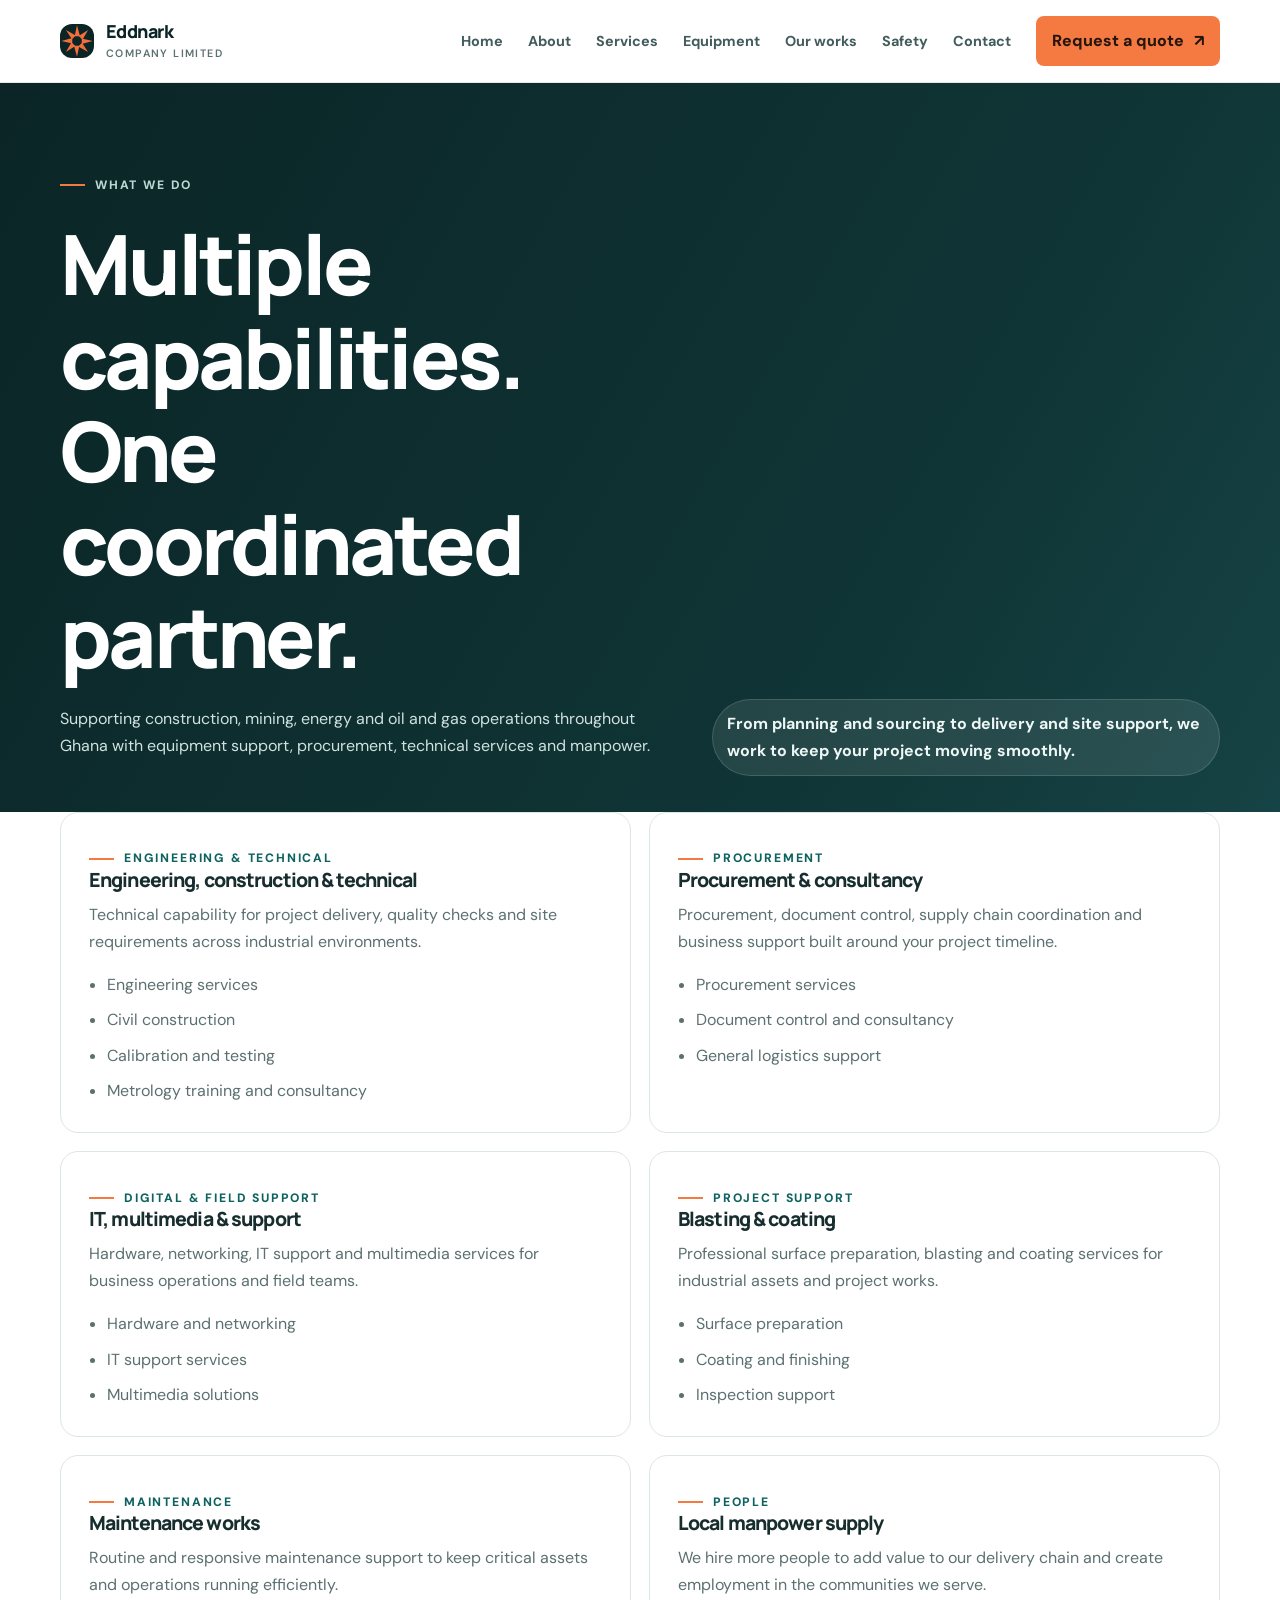
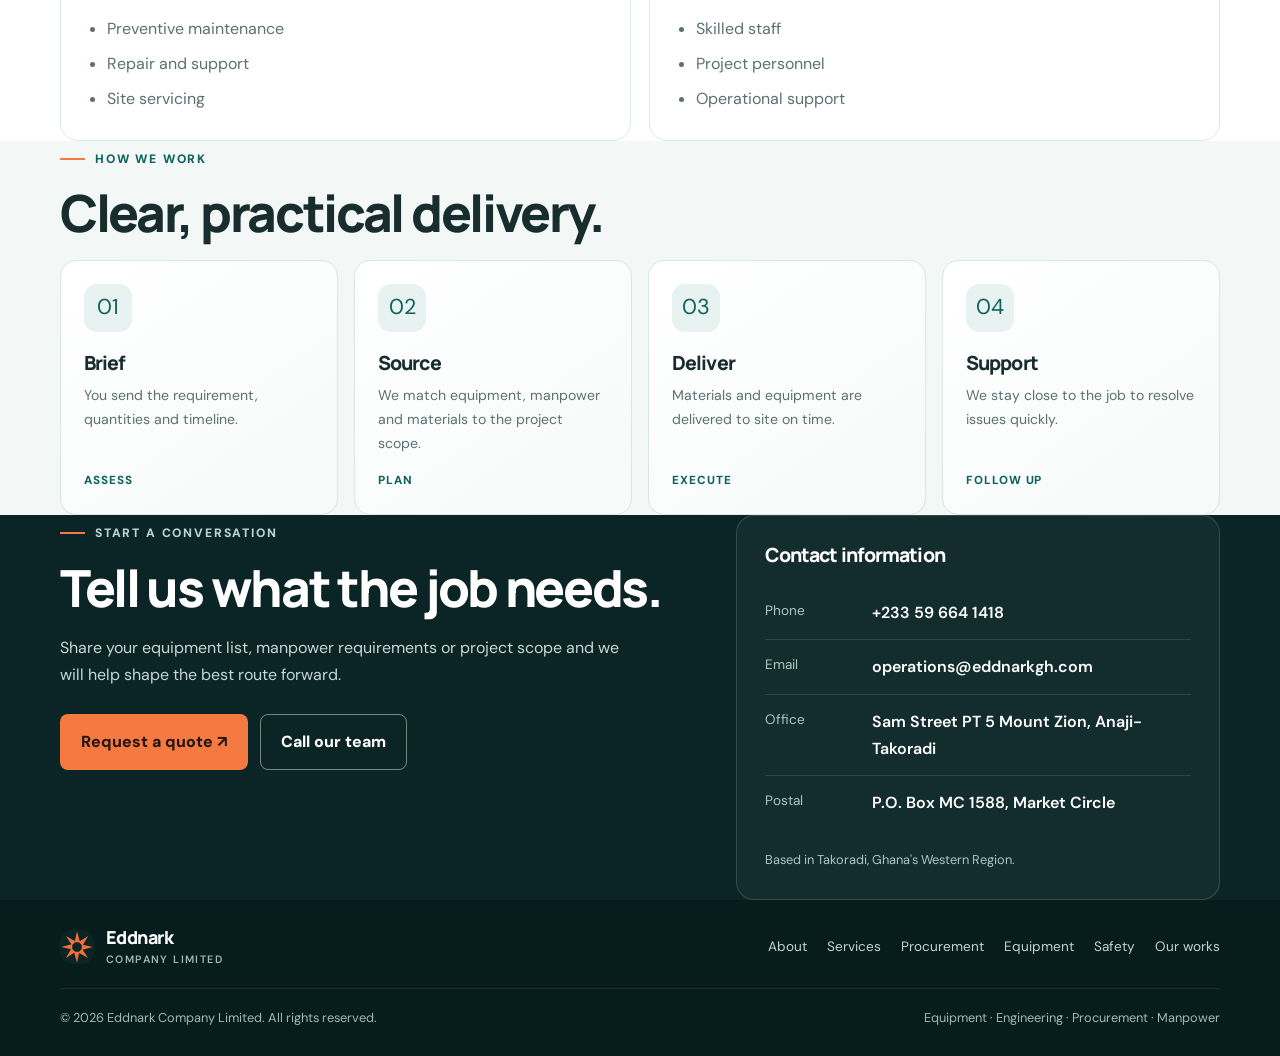
<file: equipment.html>
<!DOCTYPE html>
<html lang="en">
<head>
<meta charset="utf-8">
<meta name="viewport" content="width=device-width, initial-scale=1, viewport-fit=cover">
<meta name="theme-color" content="#0b2526">
<meta name="description" content="Equipment rental, manpower supply, procurement, engineering and consultancy services for Ghana's oil and gas, mining, energy and construction industries. Based in Takoradi.">
<title>Equipment | Eddnark Company Limited</title>
<link rel="preconnect" href="https://fonts.googleapis.com">
<link rel="preconnect" href="https://fonts.gstatic.com" crossorigin>
<link href="https://fonts.googleapis.com/css2?family=DM+Sans:wght@400;500;600;700&family=Manrope:wght@400;500;600;700;800&display=swap" rel="stylesheet">
<link rel="icon" href="favicon.ico" sizes="any">
<link rel="icon" type="image/png" sizes="32x32" href="favicon-32.png">
<link rel="apple-touch-icon" href="apple-touch-icon.png">
<style>
:root{--ink:#172d2e;--muted:#5c7070;--teal:#0e6260;--deep:#0b2526;--deep2:#123638;--orange:#f47a42;--paper:#fff;--soft:#f3f7f6;--line:#dce6e4;--radius:18px;--shadow:0 18px 48px rgba(10,39,40,.10)}
*{box-sizing:border-box}html{scroll-behavior:smooth;scroll-padding-top:90px}body{margin:0;color:var(--ink);background:var(--paper);font:400 16px/1.7 "DM Sans",system-ui,-apple-system,"Segoe UI",sans-serif}a{color:inherit}img{max-width:100%}button,a{-webkit-tap-highlight-color:transparent}:focus-visible{outline:3px solid var(--orange);outline-offset:4px}.wrap{width:min(1160px,calc(100% - 40px));margin-inline:auto}.eyebrow{display:inline-flex;align-items:center;gap:10px;font-size:.76rem;letter-spacing:.15em;text-transform:uppercase;font-weight:800;color:var(--teal)}.eyebrow:before{content:"";width:25px;height:2px;background:var(--orange)}h1,h2,h3,p{margin-top:0}h1,h2,h3{font-family:Manrope,"DM Sans",sans-serif;letter-spacing:-.045em;line-height:1.12}h1{font-size:clamp(2.8rem,6.5vw,5.6rem);font-weight:800;max-width:780px;margin:22px 0}h1 span{color:#ff9a66}h2{font-size:clamp(2rem,4vw,3.4rem);font-weight:800;margin:15px 0 18px}h3{font-size:1.22rem;font-weight:800;margin-bottom:10px}p{color:var(--muted);margin-bottom:1rem}.btn{display:inline-flex;align-items:center;justify-content:center;gap:10px;min-height:50px;padding:13px 20px;border-radius:8px;background:var(--orange);color:#24150f;text-decoration:none;font-weight:800;border:1px solid transparent;transition:transform .2s ease,background .2s ease,box-shadow .2s ease}.btn:hover{background:#ff905d;transform:translateY(-2px);box-shadow:0 10px 25px #f47a4230}.btn-light{background:#fff;color:var(--deep)}.btn-outline{border-color:#ffffff70;background:transparent;color:#fff}.btn-outline:hover{background:#ffffff12}.site-header{position:sticky;top:0;z-index:50;background:#ffffffed;backdrop-filter:blur(16px);border-bottom:1px solid #dce6e4cc}.nav{min-height:82px;display:flex;align-items:center;justify-content:space-between;gap:24px}.brand{display:flex;align-items:center;gap:12px;text-decoration:none;color:var(--deep);font:800 1.12rem Manrope,sans-serif;letter-spacing:-.03em;line-height:1.1;white-space:nowrap}.brand-mark{display:grid;place-items:center;border-radius:12px;background:var(--deep);color:var(--orange)}.brand svg{display:block}.brand small{display:block;color:var(--muted);font:600 .67rem "DM Sans",sans-serif;letter-spacing:.13em;text-transform:uppercase;margin-top:4px}.nav-links{display:flex;align-items:center;gap:25px}.nav-links>a:not(.btn){text-decoration:none;color:#425b5b;font-weight:700;font-size:.9rem}.nav-links>a:not(.btn):hover{color:var(--teal)}.nav-links .btn{min-height:44px;padding:10px 15px}.menu-toggle{display:none;background:transparent;border:1px solid var(--line);border-radius:8px;padding:8px 11px;font-size:1.2rem;color:var(--deep)}.page-hero{padding:84px 0 36px;background:linear-gradient(120deg,var(--deep),#103536 70%,#164345);color:#fff}.page-hero .wrap{display:grid;grid-template-columns:1.1fr .9fr;gap:30px;align-items:end}.page-hero p{color:#d0e2df;max-width:620px}.page-hero .eyebrow{color:#b9d9d4}.page-badge{display:inline-flex;align-items:center;gap:10px;background:rgba(255,255,255,.09);border:1px solid rgba(255,255,255,.14);padding:10px 14px;border-radius:999px;font-weight:700;color:#edf7f5}.equipment-grid{display:grid;grid-template-columns:repeat(4,1fr);gap:16px}.equipment-card{position:relative;overflow:hidden;display:flex;flex-direction:column;min-height:220px;border:1px solid var(--line);border-radius:16px;padding:23px;background:linear-gradient(145deg,#fff,#f7faf9);transition:transform .2s ease,box-shadow .2s ease,border-color .2s ease}.equipment-card:hover{transform:translateY(-4px);border-color:#a9c9c4;box-shadow:var(--shadow)}.equipment-card .equipment-icon{display:grid;place-items:center;width:48px;height:48px;border-radius:13px;background:#e8f2f0;color:var(--teal);font-size:1.35rem;margin-bottom:20px}.equipment-card p{font-size:.88rem;margin-bottom:0}.equipment-card .tag{margin-top:auto;padding-top:16px;font-size:.73rem;color:var(--teal);font-weight:800;text-transform:uppercase;letter-spacing:.08em}.page-list{display:grid;grid-template-columns:repeat(2,1fr);gap:18px}.feature-box{padding:28px;border:1px solid var(--line);border-radius:18px;background:#fff}.feature-box ul{margin:0;padding-left:18px;color:var(--muted)}.feature-box li+li{margin-top:8px}.services{background:var(--soft)}.contact{background:var(--deep);color:#fff;position:relative;overflow:hidden}.contact-grid{display:grid;grid-template-columns:1fr .8fr;gap:70px;align-items:start}.contact h2{color:#fff}.contact .eyebrow{color:#b9d6d2}.contact-intro>p{color:#c4d8d6;max-width:580px}.contact-actions{display:flex;flex-wrap:wrap;gap:12px;margin-top:26px}.contact-details{padding:28px;border:1px solid #ffffff25;background:#ffffff09;border-radius:18px}.contact-details h3{color:#fff;margin-bottom:20px}.detail-row{display:grid;grid-template-columns:95px 1fr;gap:12px;padding:13px 0;border-bottom:1px solid #ffffff1c}.detail-row:last-child{border:0}.detail-row dt{color:#a9c8c4;font-size:.85rem}.detail-row dd{margin:0;color:#fff;font-weight:600;overflow-wrap:anywhere}.detail-row a{text-decoration:none}.detail-row a:hover{color:#ff9a66}.contact-note{font-size:.8rem;color:#a9c8c4;margin:20px 0 0}footer{background:#071c1d;color:#9eb9b6;padding:28px 0;font-size:.85rem}.footer-main{display:flex;align-items:center;justify-content:space-between;gap:24px}.footer-links{display:flex;flex-wrap:wrap;gap:20px}.footer-links a{color:#c2d4d2;text-decoration:none}.footer-links a:hover{color:#fff}.footer-bottom{border-top:1px solid #ffffff17;margin-top:22px;padding-top:18px;display:flex;justify-content:space-between;gap:15px;flex-wrap:wrap}.footer-bottom p{color:#9eb9b6;margin:0;font-size:.8rem}@media(max-width:980px){.page-hero .wrap{grid-template-columns:1fr;gap:36px}.equipment-grid,.page-list{grid-template-columns:repeat(2,1fr)}.nav-links{gap:15px}.contact-grid{gap:35px}}@media(max-width:720px){.wrap{width:min(100% - 30px,1160px)}.nav{min-height:72px;gap:12px}.menu-toggle{display:block}.nav-links{display:none;order:3;width:100%;padding:0 0 16px;align-items:stretch;flex-direction:column;gap:4px}.nav-links.open{display:flex}.nav-links>a:not(.btn){padding:10px 2px}.nav-links .btn{align-self:flex-start}.nav{flex-wrap:wrap}.page-hero{padding-top:72px}.equipment-grid,.page-list,.contact-grid{grid-template-columns:1fr}.contact-grid{gap:30px}.detail-row{grid-template-columns:78px 1fr}.footer-main{align-items:flex-start;flex-direction:column}.footer-links{gap:14px}}@media(max-width:420px){h1{font-size:2.65rem}.equipment-grid,.page-list{grid-template-columns:1fr}.contact-actions .btn{width:100%}}@media(prefers-reduced-motion:reduce){html{scroll-behavior:auto}*,*::before,*::after{transition:none!important;animation:none!important}}</style>
</head>
<body>
<header class="site-header">
  <div class="wrap nav">
    <a class="brand" href="index.html" aria-label="Eddnark Company Limited home">
      <span class="brand-mark" aria-hidden="true">
        <svg width="34" height="34" viewBox="-50 -50 100 100" aria-hidden="true">
          <g fill="#f26f3b">
            <path id="p" d="M-7 -14L0 -46L9 -14Z"/>
            <use href="#p" transform="rotate(45)"/>
            <use href="#p" transform="rotate(90)"/>
            <use href="#p" transform="rotate(135)"/>
            <use href="#p" transform="rotate(180)"/>
            <use href="#p" transform="rotate(225)"/>
            <use href="#p" transform="rotate(270)"/>
            <use href="#p" transform="rotate(315)"/>
          </g>
        </svg>
      </span>
      <span>Eddnark<small>Company Limited</small></span>
    </a>
    <button class="menu-toggle" type="button" aria-label="Open navigation" aria-expanded="false">☰</button>
    <nav class="nav-links" aria-label="Main navigation">
      <a href="index.html">Home</a>
      <a href="about.html">About</a>
      <a href="services.html" aria-current="page">Services</a>
      <a href="equipment.html">Equipment</a>
      <a href="our-works.html">Our works</a>
      <a href="safety.html">Safety</a>
      <a href="#contact">Contact</a>
      <a class="btn" href="#contact">Request a quote <span aria-hidden="true">↗</span></a>
    </nav>
  </div>
</header>
<main>
  <section class="page-hero">
    <div class="wrap">
      <div>
        <span class="eyebrow">What we do</span>
        <h1>Multiple capabilities. One coordinated partner.</h1>
        <p>Supporting construction, mining, energy and oil and gas operations throughout Ghana with equipment support, procurement, technical services and manpower.</p>
      </div>
      <div class="page-badge">From planning and sourcing to delivery and site support, we work to keep your project moving smoothly.</div>
    </div>
  </section>

  <section>
    <div class="wrap page-list">
      <article class="feature-box">
        <span class="eyebrow">Engineering & technical</span>
        <h3>Engineering, construction & technical</h3>
        <p>Technical capability for project delivery, quality checks and site requirements across industrial environments.</p>
        <ul>
          <li>Engineering services</li>
          <li>Civil construction</li>
          <li>Calibration and testing</li>
          <li>Metrology training and consultancy</li>
        </ul>
      </article>
      <article class="feature-box">
        <span class="eyebrow">Procurement</span>
        <h3>Procurement & consultancy</h3>
        <p>Procurement, document control, supply chain coordination and business support built around your project timeline.</p>
        <ul>
          <li>Procurement services</li>
          <li>Document control and consultancy</li>
          <li>General logistics support</li>
        </ul>
      </article>
      <article class="feature-box">
        <span class="eyebrow">Digital & field support</span>
        <h3>IT, multimedia & support</h3>
        <p>Hardware, networking, IT support and multimedia services for business operations and field teams.</p>
        <ul>
          <li>Hardware and networking</li>
          <li>IT support services</li>
          <li>Multimedia solutions</li>
        </ul>
      </article>
      <article class="feature-box">
        <span class="eyebrow">Project support</span>
        <h3>Blasting & coating</h3>
        <p>Professional surface preparation, blasting and coating services for industrial assets and project works.</p>
        <ul>
          <li>Surface preparation</li>
          <li>Coating and finishing</li>
          <li>Inspection support</li>
        </ul>
      </article>
      <article class="feature-box">
        <span class="eyebrow">Maintenance</span>
        <h3>Maintenance works</h3>
        <p>Routine and responsive maintenance support to keep critical assets and operations running efficiently.</p>
        <ul>
          <li>Preventive maintenance</li>
          <li>Repair and support</li>
          <li>Site servicing</li>
        </ul>
      </article>
      <article class="feature-box">
        <span class="eyebrow">People</span>
        <h3>Local manpower supply</h3>
        <p>We hire more people to add value to our delivery chain and create employment in the communities we serve.</p>
        <ul>
          <li>Skilled staff</li>
          <li>Project personnel</li>
          <li>Operational support</li>
        </ul>
      </article>
    </div>
  </section>

  <section class="services">
    <div class="wrap">
      <div class="section-head">
        <div><span class="eyebrow">How we work</span><h2>Clear, practical delivery.</h2></div>
      </div>
      <div class="equipment-grid">
        <article class="equipment-card"><span class="equipment-icon" aria-hidden="true">01</span><h3>Brief</h3><p>You send the requirement, quantities and timeline.</p><span class="tag">Assess</span></article>
        <article class="equipment-card"><span class="equipment-icon" aria-hidden="true">02</span><h3>Source</h3><p>We match equipment, manpower and materials to the project scope.</p><span class="tag">Plan</span></article>
        <article class="equipment-card"><span class="equipment-icon" aria-hidden="true">03</span><h3>Deliver</h3><p>Materials and equipment are delivered to site on time.</p><span class="tag">Execute</span></article>
        <article class="equipment-card"><span class="equipment-icon" aria-hidden="true">04</span><h3>Support</h3><p>We stay close to the job to resolve issues quickly.</p><span class="tag">Follow up</span></article>
      </div>
    </div>
  </section>
</main>
<section class="contact" id="contact">
  <div class="wrap contact-grid">
    <div class="contact-intro">
      <span class="eyebrow">Start a conversation</span>
      <h2>Tell us what the job needs.</h2>
      <p>Share your equipment list, manpower requirements or project scope and we will help shape the best route forward.</p>
      <div class="contact-actions"><a class="btn" href="mailto:operations@eddnarkgh.com?subject=Project%20enquiry">Request a quote ↗</a><a class="btn btn-outline" href="tel:+233596641418">Call our team</a></div>
    </div>
    <div class="contact-details">
      <h3>Contact information</h3>
      <dl>
        <div class="detail-row"><dt>Phone</dt><dd><a href="tel:+233596641418">+233 59 664 1418</a></dd></div>
        <div class="detail-row"><dt>Email</dt><dd><a href="mailto:operations@eddnarkgh.com">operations@eddnarkgh.com</a></dd></div>
        <div class="detail-row"><dt>Office</dt><dd>Sam Street PT 5 Mount Zion, Anaji-Takoradi</dd></div>
        <div class="detail-row"><dt>Postal</dt><dd>P.O. Box MC 1588, Market Circle</dd></div>
      </dl>
      <p class="contact-note">Based in Takoradi, Ghana's Western Region.</p>
    </div>
  </div>
</section>
<footer>
  <div class="wrap">
    <div class="footer-main">
      <a class="brand" href="index.html" style="color:#fff">
        <span class="brand-mark" aria-hidden="true">
          <svg width="34" height="34" viewBox="-50 -50 100 100" aria-hidden="true">
            <g fill="#f26f3b">
              <path id="p2" d="M-7 -14L0 -46L9 -14Z"/>
              <use href="#p2" transform="rotate(45)"/>
              <use href="#p2" transform="rotate(90)"/>
              <use href="#p2" transform="rotate(135)"/>
              <use href="#p2" transform="rotate(180)"/>
              <use href="#p2" transform="rotate(225)"/>
              <use href="#p2" transform="rotate(270)"/>
              <use href="#p2" transform="rotate(315)"/>
            </g>
          </svg>
        </span>
        <span>Eddnark<small style="color:#9eb9b6">Company Limited</small></span>
      </a>
      <nav class="footer-links" aria-label="Footer navigation">
        <a href="about.html">About</a>
        <a href="services.html">Services</a>
        <a href="procurement.html">Procurement</a>
        <a href="equipment.html">Equipment</a>
        <a href="safety.html">Safety</a>
        <a href="our-works.html">Our works</a>
      </nav>
    </div>
    <div class="footer-bottom"><p>© 2026 Eddnark Company Limited. All rights reserved.</p><p>Equipment · Engineering · Procurement · Manpower</p></div>
  </div>
</footer>
<script>
(function(){
  var toggle=document.querySelector('.menu-toggle');
  var nav=document.querySelector('.nav-links');
  if(toggle&&nav){
    toggle.addEventListener('click',function(){
      var open=nav.classList.toggle('open');
      toggle.setAttribute('aria-expanded',String(open));
      toggle.setAttribute('aria-label',open?'Close navigation':'Open navigation');
      toggle.textContent=open?'×':'☰';
    });
    nav.querySelectorAll('a').forEach(function(link){link.addEventListener('click',function(){nav.classList.remove('open');toggle.setAttribute('aria-expanded','false');toggle.setAttribute('aria-label','Open navigation');toggle.textContent='☰';});});
  }
})();
</script>
</body>
</html>
</file>
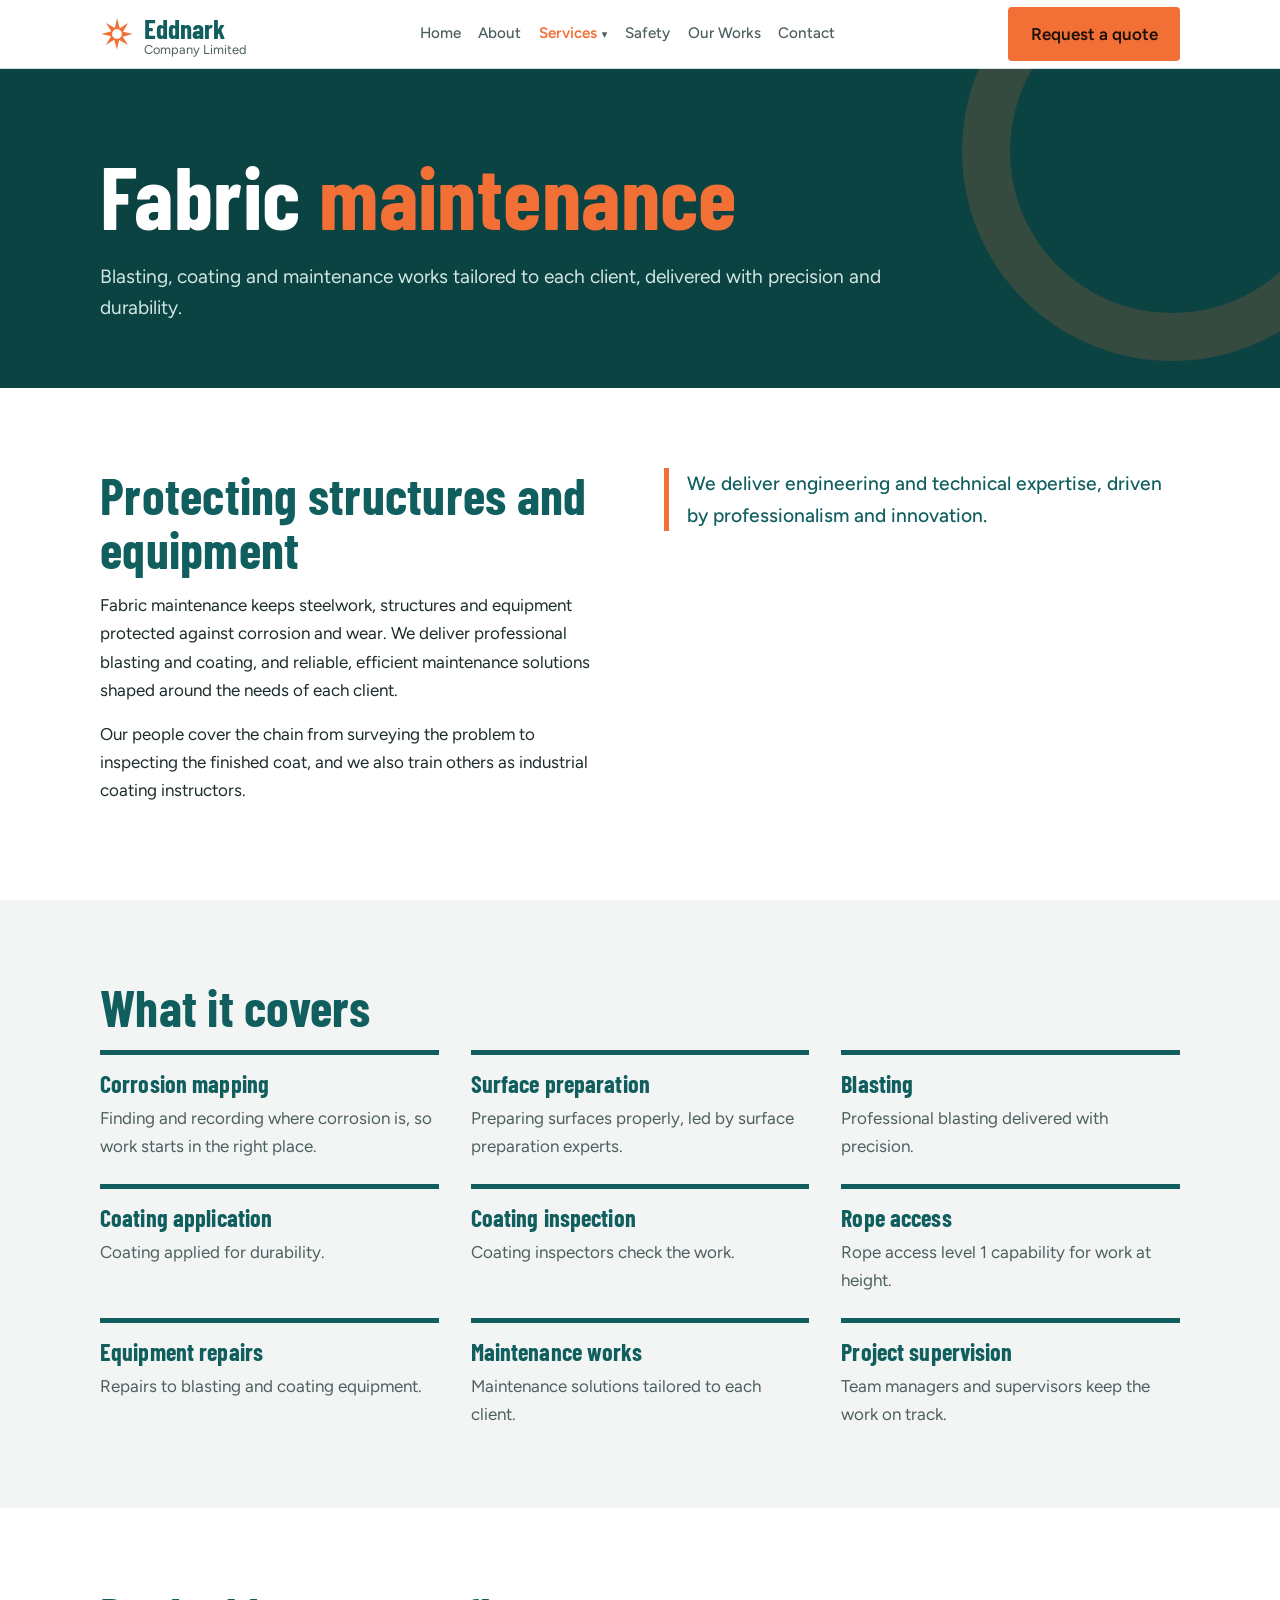
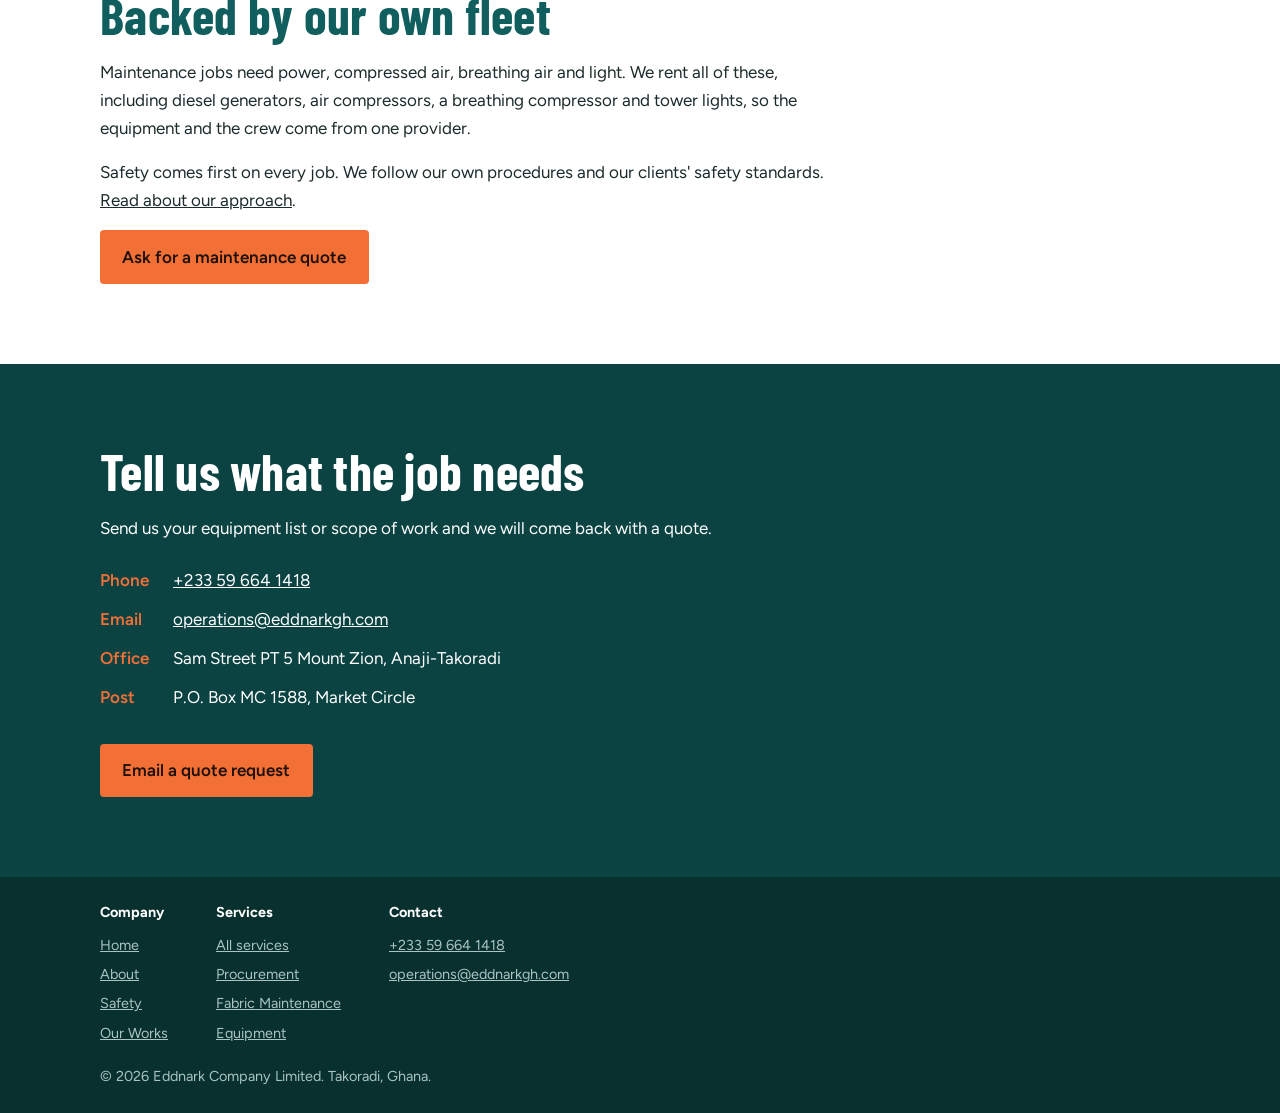
<file: fabric-maintenance.html>
<!DOCTYPE html><html lang="en"><head><meta charset="utf-8"><meta name="viewport" content="width=device-width, initial-scale=1, viewport-fit=cover"><title>Fabric Maintenance | Eddnark Company Limited</title><meta name="description" content="Eddnark fabric maintenance services in Ghana: corrosion mapping, surface preparation, blasting, coating, coating inspection, rope access and maintenance works.">
<link rel="preconnect" href="https://fonts.googleapis.com"><link href="https://fonts.googleapis.com/css2?family=Barlow+Condensed:wght@600;700&family=Figtree:wght@400;500;600&display=swap" rel="stylesheet"><link rel="stylesheet" href="styles.css"><link rel="icon" href="favicon.ico" sizes="any"><link rel="icon" type="image/png" sizes="32x32" href="favicon-32.png"><link rel="apple-touch-icon" href="apple-touch-icon.png"><meta name="theme-color" content="#0b4343"><script src="site.js" defer></script></head><body><header><div class="wrap bar"><a class="brand" href="index.html" aria-label="Eddnark Company Limited, home"><svg width="34" height="34" viewBox="-50 -50 100 100" aria-hidden="true"><g fill="#f26f36"><path id="p" d="M-7 -14L0 -46L9 -14Z"/><use href="#p" transform="rotate(45)"/><use href="#p" transform="rotate(90)"/><use href="#p" transform="rotate(135)"/><use href="#p" transform="rotate(180)"/><use href="#p" transform="rotate(225)"/><use href="#p" transform="rotate(270)"/><use href="#p" transform="rotate(315)"/></g></svg><span>Eddnark<small>Company Limited</small></span></a><nav aria-label="Main"><a href="index.html">Home</a><a href="about.html">About</a><div class="dd on"><a href="services.html">Services</a><span class="dd-c" aria-hidden="true">&#9662;</span><div class="dd-m"><a href="procurement.html">Procurement</a><a href="fabric-maintenance.html" aria-current="page">Fabric Maintenance</a><a href="equipment.html">Equipment</a></div></div><a href="safety.html">Safety</a><a href="our-works.html">Our Works</a><a href="index.html#contact">Contact</a></nav><a class="btn" href="mailto:operations@eddnarkgh.com?subject=Quote%20request">Request a quote</a></div></header><main><div class="ph"><div class="wrap"><h1>Fabric <span>maintenance</span></h1><p>Blasting, coating and maintenance works tailored to each client, delivered with precision and durability.</p></div></div><section><div class="wrap"><div class="two"><div><h2>Protecting structures and equipment</h2>
<p>Fabric maintenance keeps steelwork, structures and equipment protected against corrosion and wear. We deliver professional blasting and coating, and reliable, efficient maintenance solutions shaped around the needs of each client.</p>
<p>Our people cover the chain from surveying the problem to inspecting the finished coat, and we also train others as industrial coating instructors.</p></div>
<div><p class="note">We deliver engineering and technical expertise, driven by professionalism and innovation.</p></div></div></div></section><section class="alt"><div class="wrap"><h2>What it covers</h2><div class="grid3">
<div><h3>Corrosion mapping</h3><p>Finding and recording where corrosion is, so work starts in the right place.</p></div>
<div><h3>Surface preparation</h3><p>Preparing surfaces properly, led by surface preparation experts.</p></div>
<div><h3>Blasting</h3><p>Professional blasting delivered with precision.</p></div>
<div><h3>Coating application</h3><p>Coating applied for durability.</p></div>
<div><h3>Coating inspection</h3><p>Coating inspectors check the work.</p></div>
<div><h3>Rope access</h3><p>Rope access level 1 capability for work at height.</p></div>
<div><h3>Equipment repairs</h3><p>Repairs to blasting and coating equipment.</p></div>
<div><h3>Maintenance works</h3><p>Maintenance solutions tailored to each client.</p></div>
<div><h3>Project supervision</h3><p>Team managers and supervisors keep the work on track.</p></div></div></div></section><section><div class="wrap"><h2>Backed by our own fleet</h2><p>Maintenance jobs need power, compressed air, breathing air and light. We rent all of these, including diesel generators, air compressors, a breathing compressor and tower lights, so the equipment and the crew come from one provider.</p>
<p>Safety comes first on every job. We follow our own procedures and our clients' safety standards. <a href="safety.html">Read about our approach</a>.</p>
<a class="btn" href="mailto:operations@eddnarkgh.com?subject=Fabric%20maintenance%20quote">Ask for a maintenance quote</a></div></section></main><section class="contact" id="contact"><div class="wrap"><h2>Tell us what the job needs</h2><p>Send us your equipment list or scope of work and we will come back with a quote.</p>
<dl><dt>Phone</dt><dd><a href="tel:+233596641418">+233 59 664 1418</a></dd><dt>Email</dt><dd><a href="mailto:operations@eddnarkgh.com">operations@eddnarkgh.com</a></dd><dt>Office</dt><dd>Sam Street PT 5 Mount Zion, Anaji-Takoradi</dd><dt>Post</dt><dd>P.O. Box MC 1588, Market Circle</dd></dl>
<a class="btn" href="mailto:operations@eddnarkgh.com?subject=Quote%20request">Email a quote request</a></div></section><footer><div class="wrap"><div class="foot-cols"><div><b>Company</b><a href="index.html">Home</a><a href="about.html">About</a><a href="safety.html">Safety</a><a href="our-works.html">Our Works</a></div><div><b>Services</b><a href="services.html">All services</a><a href="procurement.html">Procurement</a><a href="fabric-maintenance.html">Fabric Maintenance</a><a href="equipment.html">Equipment</a></div><div><b>Contact</b><a href="tel:+233596641418">+233 59 664 1418</a><a href="mailto:operations@eddnarkgh.com">operations@eddnarkgh.com</a></div></div>&copy; 2026 Eddnark Company Limited. Takoradi, Ghana.</div></footer></body></html>
</file>
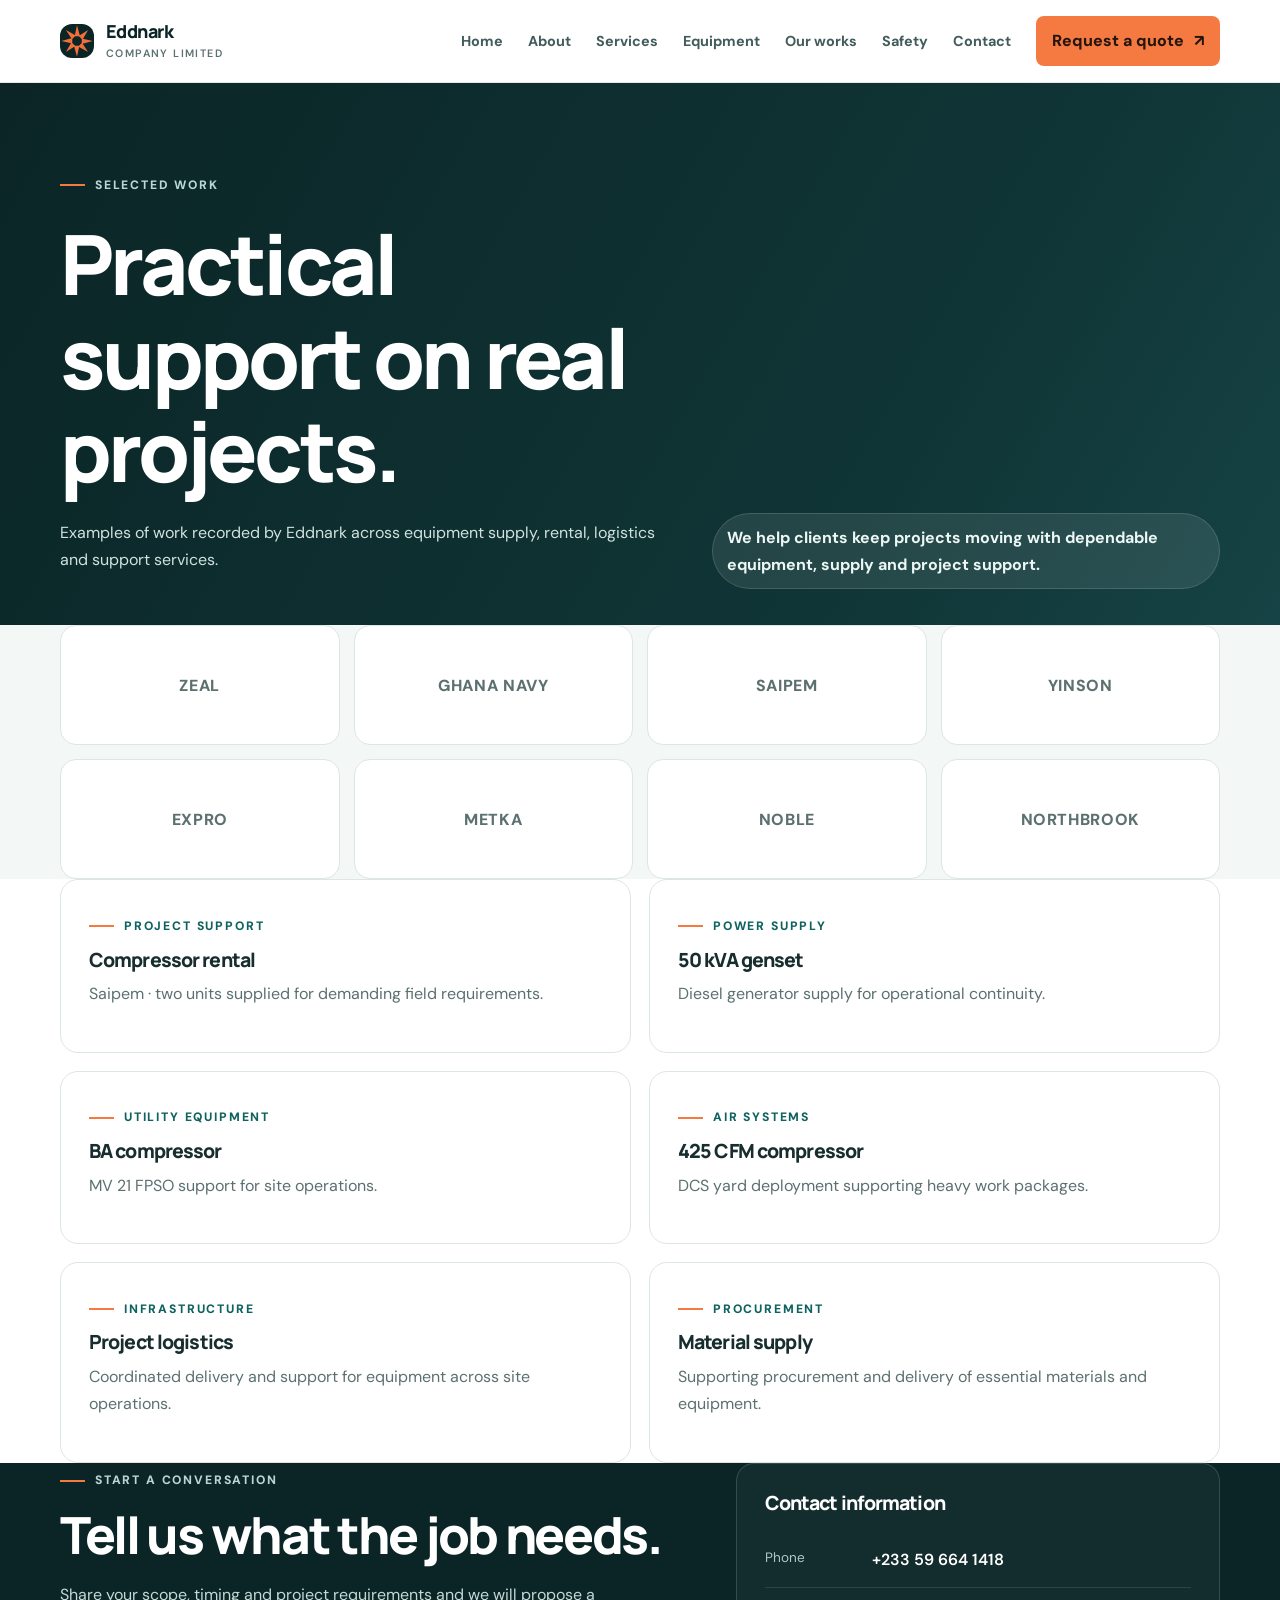
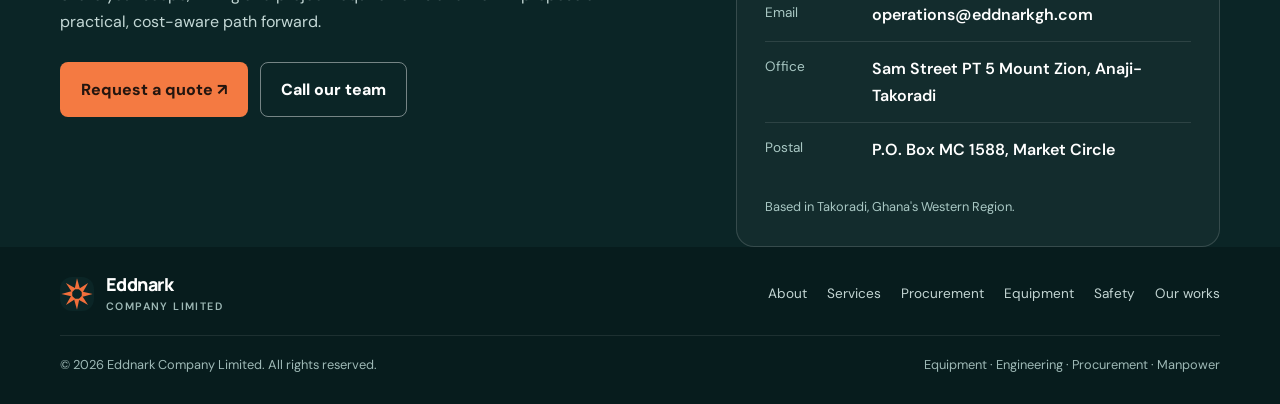
<file: our-works.html>
<!DOCTYPE html>
<html lang="en">
<head>
<meta charset="utf-8">
<meta name="viewport" content="width=device-width, initial-scale=1, viewport-fit=cover">
<meta name="theme-color" content="#0b2526">
<meta name="description" content="Equipment rental, manpower supply, procurement, engineering and consultancy services for Ghana's oil and gas, mining, energy and construction industries. Based in Takoradi.">
<title>Our Works | Eddnark Company Limited</title>
<link rel="preconnect" href="https://fonts.googleapis.com">
<link rel="preconnect" href="https://fonts.gstatic.com" crossorigin>
<link href="https://fonts.googleapis.com/css2?family=DM+Sans:wght@400;500;600;700&family=Manrope:wght@400;500;600;700;800&display=swap" rel="stylesheet">
<link rel="icon" href="favicon.ico" sizes="any">
<link rel="icon" type="image/png" sizes="32x32" href="favicon-32.png">
<link rel="apple-touch-icon" href="apple-touch-icon.png">
<style>
:root{--ink:#172d2e;--muted:#5c7070;--teal:#0e6260;--deep:#0b2526;--deep2:#123638;--orange:#f47a42;--paper:#fff;--soft:#f3f7f6;--line:#dce6e4;--radius:18px;--shadow:0 18px 48px rgba(10,39,40,.10)}
*{box-sizing:border-box}html{scroll-behavior:smooth;scroll-padding-top:90px}body{margin:0;color:var(--ink);background:var(--paper);font:400 16px/1.7 "DM Sans",system-ui,-apple-system,"Segoe UI",sans-serif}a{color:inherit}img{max-width:100%}button,a{-webkit-tap-highlight-color:transparent}:focus-visible{outline:3px solid var(--orange);outline-offset:4px}.wrap{width:min(1160px,calc(100% - 40px));margin-inline:auto}.eyebrow{display:inline-flex;align-items:center;gap:10px;font-size:.76rem;letter-spacing:.15em;text-transform:uppercase;font-weight:800;color:var(--teal)}.eyebrow:before{content:"";width:25px;height:2px;background:var(--orange)}h1,h2,h3,p{margin-top:0}h1,h2,h3{font-family:Manrope,"DM Sans",sans-serif;letter-spacing:-.045em;line-height:1.12}h1{font-size:clamp(2.8rem,6.5vw,5.6rem);font-weight:800;max-width:780px;margin:22px 0}h1 span{color:#ff9a66}h2{font-size:clamp(2rem,4vw,3.4rem);font-weight:800;margin:15px 0 18px}h3{font-size:1.22rem;font-weight:800;margin-bottom:10px}p{color:var(--muted);margin-bottom:1rem}.btn{display:inline-flex;align-items:center;justify-content:center;gap:10px;min-height:50px;padding:13px 20px;border-radius:8px;background:var(--orange);color:#24150f;text-decoration:none;font-weight:800;border:1px solid transparent;transition:transform .2s ease,background .2s ease,box-shadow .2s ease}.btn:hover{background:#ff905d;transform:translateY(-2px);box-shadow:0 10px 25px #f47a4230}.btn-light{background:#fff;color:var(--deep)}.btn-outline{border-color:#ffffff70;background:transparent;color:#fff}.btn-outline:hover{background:#ffffff12}.site-header{position:sticky;top:0;z-index:50;background:#ffffffed;backdrop-filter:blur(16px);border-bottom:1px solid #dce6e4cc}.nav{min-height:82px;display:flex;align-items:center;justify-content:space-between;gap:24px}.brand{display:flex;align-items:center;gap:12px;text-decoration:none;color:var(--deep);font:800 1.12rem Manrope,sans-serif;letter-spacing:-.03em;line-height:1.1;white-space:nowrap}.brand-mark{display:grid;place-items:center;border-radius:12px;background:var(--deep);color:var(--orange)}.brand svg{display:block}.brand small{display:block;color:var(--muted);font:600 .67rem "DM Sans",sans-serif;letter-spacing:.13em;text-transform:uppercase;margin-top:4px}.nav-links{display:flex;align-items:center;gap:25px}.nav-links>a:not(.btn){text-decoration:none;color:#425b5b;font-weight:700;font-size:.9rem}.nav-links>a:not(.btn):hover{color:var(--teal)}.nav-links .btn{min-height:44px;padding:10px 15px}.menu-toggle{display:none;background:transparent;border:1px solid var(--line);border-radius:8px;padding:8px 11px;font-size:1.2rem;color:var(--deep)}.page-hero{padding:84px 0 36px;background:linear-gradient(120deg,var(--deep),#103536 70%,#164345);color:#fff}.page-hero .wrap{display:grid;grid-template-columns:1.1fr .9fr;gap:30px;align-items:end}.page-hero p{color:#d0e2df;max-width:620px}.page-hero .eyebrow{color:#b9d9d4}.page-badge{display:inline-flex;align-items:center;gap:10px;background:rgba(255,255,255,.09);border:1px solid rgba(255,255,255,.14);padding:10px 14px;border-radius:999px;font-weight:700;color:#edf7f5}.services{background:var(--soft)}.logos{display:grid;grid-template-columns:repeat(4,minmax(0,1fr));gap:14px}.logo-tile{display:grid;place-items:center;min-height:120px;padding:18px;border-radius:16px;background:#fff;border:1px solid var(--line);color:var(--muted);font-weight:800;letter-spacing:.04em;text-transform:uppercase}.page-list{display:grid;grid-template-columns:repeat(2,1fr);gap:18px}.feature-box{padding:28px;border:1px solid var(--line);border-radius:18px;background:#fff}.feature-box h3{margin-top:12px}.contact{background:var(--deep);color:#fff;position:relative;overflow:hidden}.contact-grid{display:grid;grid-template-columns:1fr .8fr;gap:70px;align-items:start}.contact h2{color:#fff}.contact .eyebrow{color:#b9d6d2}.contact-intro>p{color:#c4d8d6;max-width:580px}.contact-actions{display:flex;flex-wrap:wrap;gap:12px;margin-top:26px}.contact-details{padding:28px;border:1px solid #ffffff25;background:#ffffff09;border-radius:18px}.contact-details h3{color:#fff;margin-bottom:20px}.detail-row{display:grid;grid-template-columns:95px 1fr;gap:12px;padding:13px 0;border-bottom:1px solid #ffffff1c}.detail-row:last-child{border:0}.detail-row dt{color:#a9c8c4;font-size:.85rem}.detail-row dd{margin:0;color:#fff;font-weight:600;overflow-wrap:anywhere}.detail-row a{text-decoration:none}.detail-row a:hover{color:#ff9a66}.contact-note{font-size:.8rem;color:#a9c8c4;margin:20px 0 0}footer{background:#071c1d;color:#9eb9b6;padding:28px 0;font-size:.85rem}.footer-main{display:flex;align-items:center;justify-content:space-between;gap:24px}.footer-links{display:flex;flex-wrap:wrap;gap:20px}.footer-links a{color:#c2d4d2;text-decoration:none}.footer-links a:hover{color:#fff}.footer-bottom{border-top:1px solid #ffffff17;margin-top:22px;padding-top:18px;display:flex;justify-content:space-between;gap:15px;flex-wrap:wrap}.footer-bottom p{color:#9eb9b6;margin:0;font-size:.8rem}@media(max-width:980px){.page-hero .wrap{grid-template-columns:1fr;gap:36px}.logos,.page-list{grid-template-columns:repeat(2,1fr)}.nav-links{gap:15px}.contact-grid{gap:35px}}@media(max-width:720px){.wrap{width:min(100% - 30px,1160px)}.nav{min-height:72px;gap:12px}.menu-toggle{display:block}.nav-links{display:none;order:3;width:100%;padding:0 0 16px;align-items:stretch;flex-direction:column;gap:4px}.nav-links.open{display:flex}.nav-links>a:not(.btn){padding:10px 2px}.nav-links .btn{align-self:flex-start}.nav{flex-wrap:wrap}.page-hero{padding-top:72px}.logos,.page-list,.contact-grid{grid-template-columns:1fr}.contact-grid{gap:30px}.detail-row{grid-template-columns:78px 1fr}.footer-main{align-items:flex-start;flex-direction:column}.footer-links{gap:14px}}@media(max-width:420px){h1{font-size:2.65rem}.logos,.page-list{grid-template-columns:1fr}.contact-actions .btn{width:100%}}@media(prefers-reduced-motion:reduce){html{scroll-behavior:auto}*,*::before,*::after{transition:none!important;animation:none!important}}</style>
</head>
<body>
<header class="site-header">
  <div class="wrap nav">
    <a class="brand" href="index.html" aria-label="Eddnark Company Limited home">
      <span class="brand-mark" aria-hidden="true">
        <svg width="34" height="34" viewBox="-50 -50 100 100" aria-hidden="true">
          <g fill="#f26f3b">
            <path id="p" d="M-7 -14L0 -46L9 -14Z"/>
            <use href="#p" transform="rotate(45)"/>
            <use href="#p" transform="rotate(90)"/>
            <use href="#p" transform="rotate(135)"/>
            <use href="#p" transform="rotate(180)"/>
            <use href="#p" transform="rotate(225)"/>
            <use href="#p" transform="rotate(270)"/>
            <use href="#p" transform="rotate(315)"/>
          </g>
        </svg>
      </span>
      <span>Eddnark<small>Company Limited</small></span>
    </a>
    <button class="menu-toggle" type="button" aria-label="Open navigation" aria-expanded="false">☰</button>
    <nav class="nav-links" aria-label="Main navigation">
      <a href="index.html">Home</a>
      <a href="about.html">About</a>
      <a href="services.html">Services</a>
      <a href="equipment.html">Equipment</a>
      <a href="our-works.html" aria-current="page">Our works</a>
      <a href="safety.html">Safety</a>
      <a href="#contact">Contact</a>
      <a class="btn" href="#contact">Request a quote <span aria-hidden="true">↗</span></a>
    </nav>
  </div>
</header>
<main>
  <section class="page-hero">
    <div class="wrap">
      <div>
        <span class="eyebrow">Selected work</span>
        <h1>Practical support on real projects.</h1>
        <p>Examples of work recorded by Eddnark across equipment supply, rental, logistics and support services.</p>
      </div>
      <div class="page-badge">We help clients keep projects moving with dependable equipment, supply and project support.</div>
    </div>
  </section>

  <section class="services">
    <div class="wrap">
      <div class="logos" aria-label="Companies we have worked with">
        <div class="logo-tile">Zeal</div>
        <div class="logo-tile">Ghana Navy</div>
        <div class="logo-tile">Saipem</div>
        <div class="logo-tile">Yinson</div>
        <div class="logo-tile">Expro</div>
        <div class="logo-tile">Metka</div>
        <div class="logo-tile">Noble</div>
        <div class="logo-tile">Northbrook</div>
      </div>
    </div>
  </section>

  <section>
    <div class="wrap page-list">
      <article class="feature-box"><span class="eyebrow">Project support</span><h3>Compressor rental</h3><p>Saipem · two units supplied for demanding field requirements.</p></article>
      <article class="feature-box"><span class="eyebrow">Power supply</span><h3>50 kVA genset</h3><p>Diesel generator supply for operational continuity.</p></article>
      <article class="feature-box"><span class="eyebrow">Utility equipment</span><h3>BA compressor</h3><p>MV 21 FPSO support for site operations.</p></article>
      <article class="feature-box"><span class="eyebrow">Air systems</span><h3>425 CFM compressor</h3><p>DCS yard deployment supporting heavy work packages.</p></article>
      <article class="feature-box"><span class="eyebrow">Infrastructure</span><h3>Project logistics</h3><p>Coordinated delivery and support for equipment across site operations.</p></article>
      <article class="feature-box"><span class="eyebrow">Procurement</span><h3>Material supply</h3><p>Supporting procurement and delivery of essential materials and equipment.</p></article>
    </div>
  </section>
</main>
<section class="contact" id="contact">
  <div class="wrap contact-grid">
    <div class="contact-intro">
      <span class="eyebrow">Start a conversation</span>
      <h2>Tell us what the job needs.</h2>
      <p>Share your scope, timing and project requirements and we will propose a practical, cost-aware path forward.</p>
      <div class="contact-actions"><a class="btn" href="mailto:operations@eddnarkgh.com?subject=Project%20enquiry">Request a quote ↗</a><a class="btn btn-outline" href="tel:+233596641418">Call our team</a></div>
    </div>
    <div class="contact-details">
      <h3>Contact information</h3>
      <dl>
        <div class="detail-row"><dt>Phone</dt><dd><a href="tel:+233596641418">+233 59 664 1418</a></dd></div>
        <div class="detail-row"><dt>Email</dt><dd><a href="mailto:operations@eddnarkgh.com">operations@eddnarkgh.com</a></dd></div>
        <div class="detail-row"><dt>Office</dt><dd>Sam Street PT 5 Mount Zion, Anaji-Takoradi</dd></div>
        <div class="detail-row"><dt>Postal</dt><dd>P.O. Box MC 1588, Market Circle</dd></div>
      </dl>
      <p class="contact-note">Based in Takoradi, Ghana's Western Region.</p>
    </div>
  </div>
</section>
<footer>
  <div class="wrap">
    <div class="footer-main">
      <a class="brand" href="index.html" style="color:#fff">
        <span class="brand-mark" aria-hidden="true">
          <svg width="34" height="34" viewBox="-50 -50 100 100" aria-hidden="true">
            <g fill="#f26f3b">
              <path id="p2" d="M-7 -14L0 -46L9 -14Z"/>
              <use href="#p2" transform="rotate(45)"/>
              <use href="#p2" transform="rotate(90)"/>
              <use href="#p2" transform="rotate(135)"/>
              <use href="#p2" transform="rotate(180)"/>
              <use href="#p2" transform="rotate(225)"/>
              <use href="#p2" transform="rotate(270)"/>
              <use href="#p2" transform="rotate(315)"/>
            </g>
          </svg>
        </span>
        <span>Eddnark<small style="color:#9eb9b6">Company Limited</small></span>
      </a>
      <nav class="footer-links" aria-label="Footer navigation">
        <a href="about.html">About</a>
        <a href="services.html">Services</a>
        <a href="procurement.html">Procurement</a>
        <a href="equipment.html">Equipment</a>
        <a href="safety.html">Safety</a>
        <a href="our-works.html">Our works</a>
      </nav>
    </div>
    <div class="footer-bottom"><p>© 2026 Eddnark Company Limited. All rights reserved.</p><p>Equipment · Engineering · Procurement · Manpower</p></div>
  </div>
</footer>
<script>
(function(){
  var toggle=document.querySelector('.menu-toggle');
  var nav=document.querySelector('.nav-links');
  if(toggle&&nav){
    toggle.addEventListener('click',function(){
      var open=nav.classList.toggle('open');
      toggle.setAttribute('aria-expanded',String(open));
      toggle.setAttribute('aria-label',open?'Close navigation':'Open navigation');
      toggle.textContent=open?'×':'☰';
    });
    nav.querySelectorAll('a').forEach(function(link){link.addEventListener('click',function(){nav.classList.remove('open');toggle.setAttribute('aria-expanded','false');toggle.setAttribute('aria-label','Open navigation');toggle.textContent='☰';});});
  }
})();
</script>
</body>
</html>
</file>
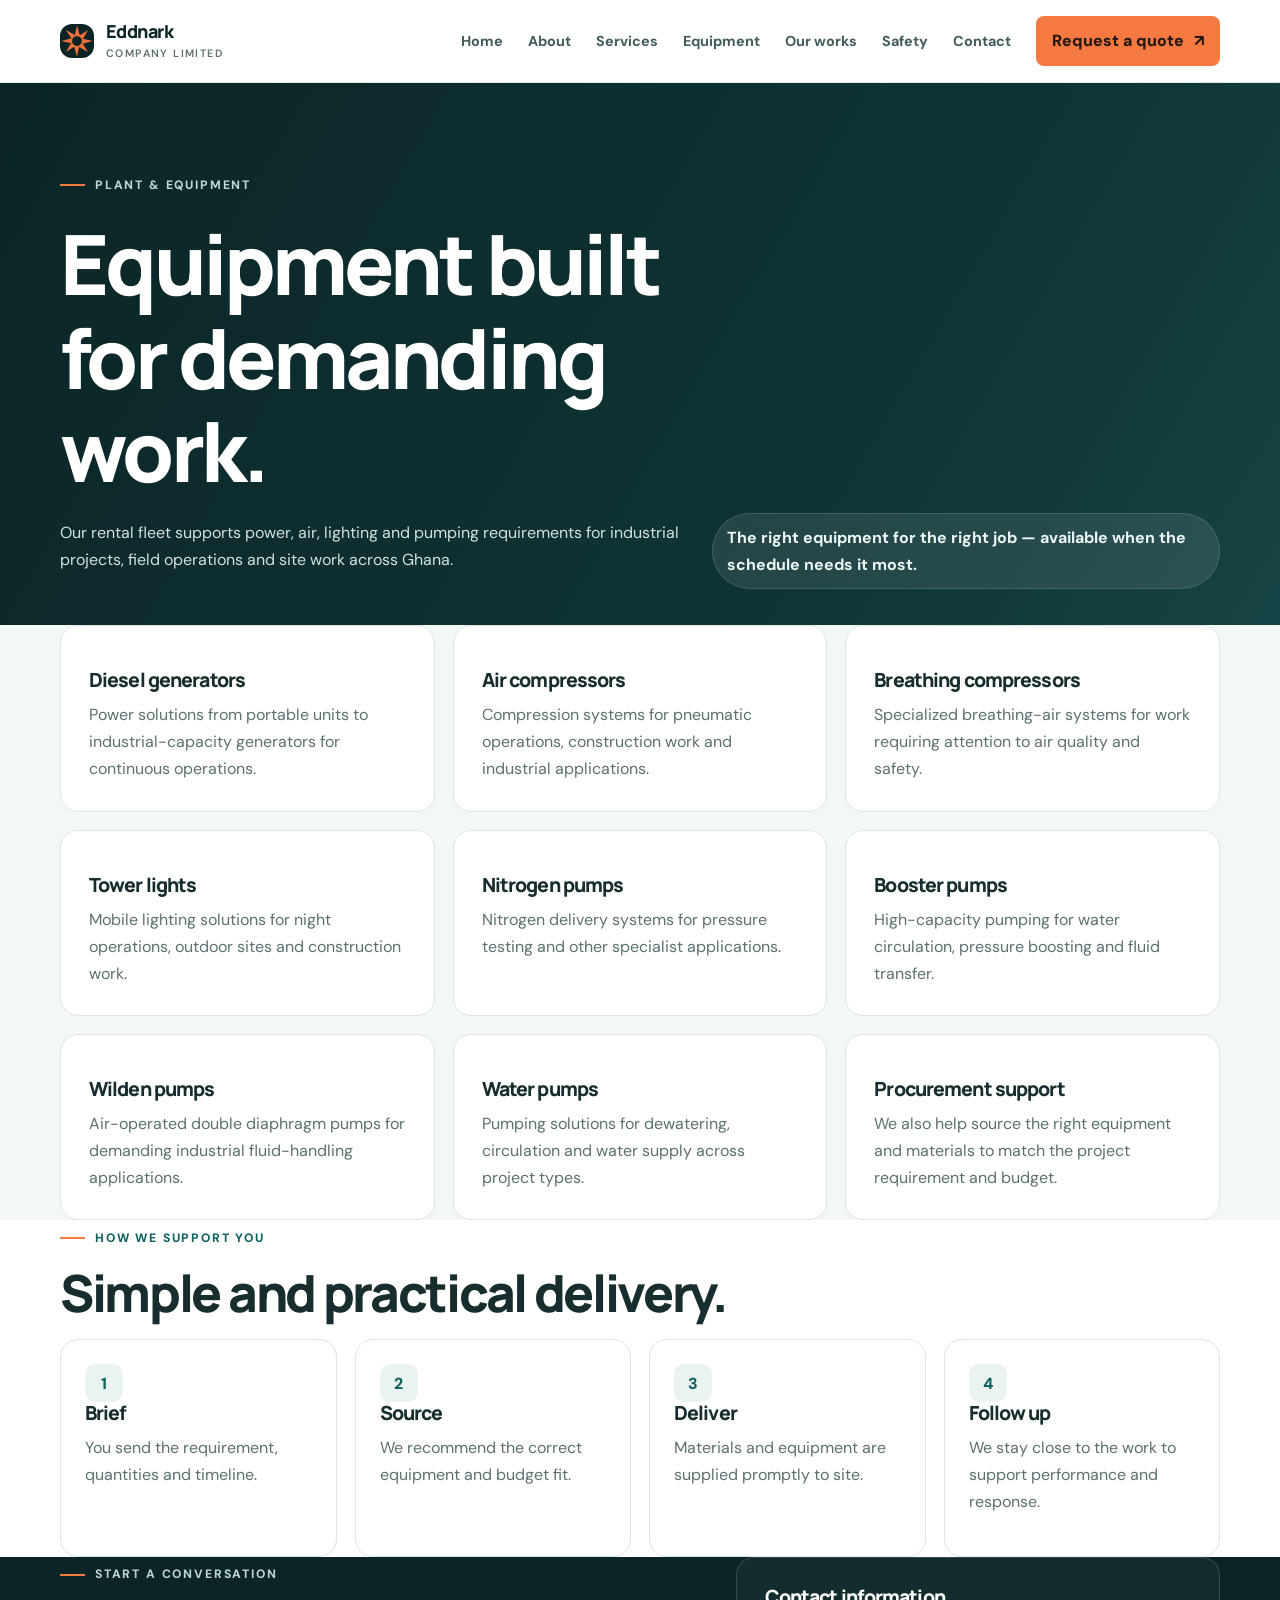
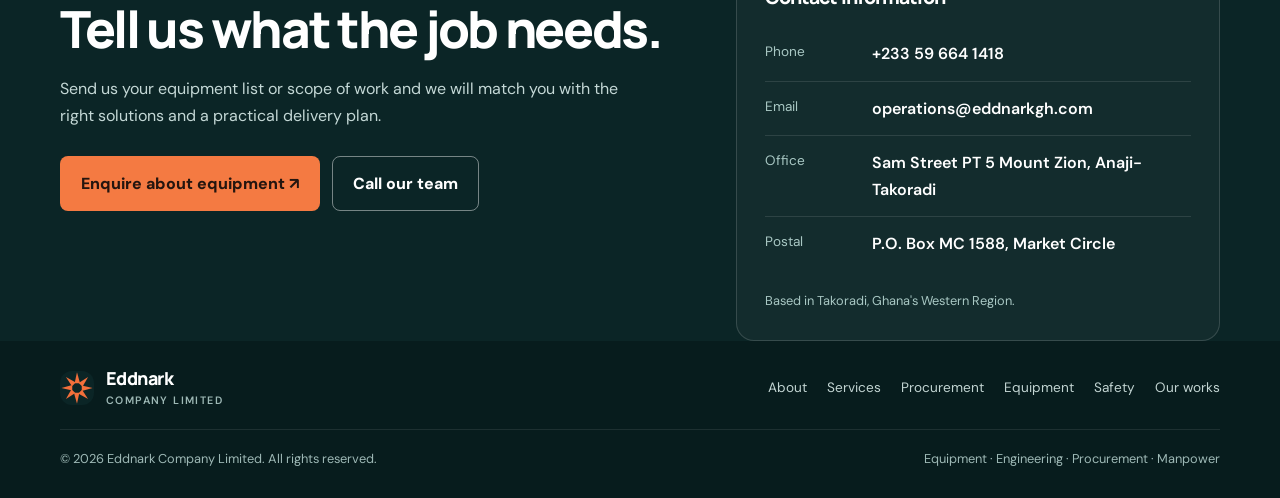
<file: procurement.html>
<!DOCTYPE html>
<html lang="en">
<head>
<meta charset="utf-8">
<meta name="viewport" content="width=device-width, initial-scale=1, viewport-fit=cover">
<meta name="theme-color" content="#0b2526">
<meta name="description" content="Equipment rental, manpower supply, procurement, engineering and consultancy services for Ghana's oil and gas, mining, energy and construction industries. Based in Takoradi.">
<title>Procurement & Supply Chain | Eddnark Company Limited</title>
<link rel="preconnect" href="https://fonts.googleapis.com">
<link rel="preconnect" href="https://fonts.gstatic.com" crossorigin>
<link href="https://fonts.googleapis.com/css2?family=DM+Sans:wght@400;500;600;700&family=Manrope:wght@400;500;600;700;800&display=swap" rel="stylesheet">
<link rel="icon" href="favicon.ico" sizes="any">
<link rel="icon" type="image/png" sizes="32x32" href="favicon-32.png">
<link rel="apple-touch-icon" href="apple-touch-icon.png">
<style>
:root{--ink:#172d2e;--muted:#5c7070;--teal:#0e6260;--deep:#0b2526;--deep2:#123638;--orange:#f47a42;--paper:#fff;--soft:#f3f7f6;--line:#dce6e4;--radius:18px;--shadow:0 18px 48px rgba(10,39,40,.10)}
*{box-sizing:border-box}html{scroll-behavior:smooth;scroll-padding-top:90px}body{margin:0;color:var(--ink);background:var(--paper);font:400 16px/1.7 "DM Sans",system-ui,-apple-system,"Segoe UI",sans-serif}a{color:inherit}img{max-width:100%}button,a{-webkit-tap-highlight-color:transparent}:focus-visible{outline:3px solid var(--orange);outline-offset:4px}.wrap{width:min(1160px,calc(100% - 40px));margin-inline:auto}.eyebrow{display:inline-flex;align-items:center;gap:10px;font-size:.76rem;letter-spacing:.15em;text-transform:uppercase;font-weight:800;color:var(--teal)}.eyebrow:before{content:"";width:25px;height:2px;background:var(--orange)}h1,h2,h3,p{margin-top:0}h1,h2,h3{font-family:Manrope,"DM Sans",sans-serif;letter-spacing:-.045em;line-height:1.12}h1{font-size:clamp(2.8rem,6.5vw,5.6rem);font-weight:800;max-width:780px;margin:22px 0}h1 span{color:#ff9a66}h2{font-size:clamp(2rem,4vw,3.4rem);font-weight:800;margin:15px 0 18px}h3{font-size:1.22rem;font-weight:800;margin-bottom:10px}p{color:var(--muted);margin-bottom:1rem}.btn{display:inline-flex;align-items:center;justify-content:center;gap:10px;min-height:50px;padding:13px 20px;border-radius:8px;background:var(--orange);color:#24150f;text-decoration:none;font-weight:800;border:1px solid transparent;transition:transform .2s ease,background .2s ease,box-shadow .2s ease}.btn:hover{background:#ff905d;transform:translateY(-2px);box-shadow:0 10px 25px #f47a4230}.btn-light{background:#fff;color:var(--deep)}.btn-outline{border-color:#ffffff70;background:transparent;color:#fff}.btn-outline:hover{background:#ffffff12}.site-header{position:sticky;top:0;z-index:50;background:#ffffffed;backdrop-filter:blur(16px);border-bottom:1px solid #dce6e4cc}.nav{min-height:82px;display:flex;align-items:center;justify-content:space-between;gap:24px}.brand{display:flex;align-items:center;gap:12px;text-decoration:none;color:var(--deep);font:800 1.12rem Manrope,sans-serif;letter-spacing:-.03em;line-height:1.1;white-space:nowrap}.brand-mark{display:grid;place-items:center;border-radius:12px;background:var(--deep);color:var(--orange)}.brand svg{display:block}.brand small{display:block;color:var(--muted);font:600 .67rem "DM Sans",sans-serif;letter-spacing:.13em;text-transform:uppercase;margin-top:4px}.nav-links{display:flex;align-items:center;gap:25px}.nav-links>a:not(.btn){text-decoration:none;color:#425b5b;font-weight:700;font-size:.9rem}.nav-links>a:not(.btn):hover{color:var(--teal)}.nav-links .btn{min-height:44px;padding:10px 15px}.menu-toggle{display:none;background:transparent;border:1px solid var(--line);border-radius:8px;padding:8px 11px;font-size:1.2rem;color:var(--deep)}.page-hero{padding:84px 0 36px;background:linear-gradient(120deg,var(--deep),#103536 70%,#164345);color:#fff}.page-hero .wrap{display:grid;grid-template-columns:1.1fr .9fr;gap:30px;align-items:end}.page-hero p{color:#d0e2df;max-width:620px}.page-hero .eyebrow{color:#b9d9d4}.page-badge{display:inline-flex;align-items:center;gap:10px;background:rgba(255,255,255,.09);border:1px solid rgba(255,255,255,.14);padding:10px 14px;border-radius:999px;font-weight:700;color:#edf7f5}.services{background:var(--soft)}.page-grid{display:grid;grid-template-columns:repeat(3,1fr);gap:18px}.page-card{padding:28px;border:1px solid var(--line);border-radius:18px;background:#fff}.page-card h3{margin-top:15px}.page-card p{margin-bottom:0}.steps{display:grid;grid-template-columns:repeat(4,1fr);gap:18px}.step{padding:24px;border:1px solid var(--line);border-radius:18px;background:#fff}.step .step-no{display:inline-flex;align-items:center;justify-content:center;width:38px;height:38px;border-radius:10px;background:#eaf3f1;color:var(--teal);font-weight:800}.contact{background:var(--deep);color:#fff;position:relative;overflow:hidden}.contact-grid{display:grid;grid-template-columns:1fr .8fr;gap:70px;align-items:start}.contact h2{color:#fff}.contact .eyebrow{color:#b9d6d2}.contact-intro>p{color:#c4d8d6;max-width:580px}.contact-actions{display:flex;flex-wrap:wrap;gap:12px;margin-top:26px}.contact-details{padding:28px;border:1px solid #ffffff25;background:#ffffff09;border-radius:18px}.contact-details h3{color:#fff;margin-bottom:20px}.detail-row{display:grid;grid-template-columns:95px 1fr;gap:12px;padding:13px 0;border-bottom:1px solid #ffffff1c}.detail-row:last-child{border:0}.detail-row dt{color:#a9c8c4;font-size:.85rem}.detail-row dd{margin:0;color:#fff;font-weight:600;overflow-wrap:anywhere}.detail-row a{text-decoration:none}.detail-row a:hover{color:#ff9a66}.contact-note{font-size:.8rem;color:#a9c8c4;margin:20px 0 0}footer{background:#071c1d;color:#9eb9b6;padding:28px 0;font-size:.85rem}.footer-main{display:flex;align-items:center;justify-content:space-between;gap:24px}.footer-links{display:flex;flex-wrap:wrap;gap:20px}.footer-links a{color:#c2d4d2;text-decoration:none}.footer-links a:hover{color:#fff}.footer-bottom{border-top:1px solid #ffffff17;margin-top:22px;padding-top:18px;display:flex;justify-content:space-between;gap:15px;flex-wrap:wrap}.footer-bottom p{color:#9eb9b6;margin:0;font-size:.8rem}@media(max-width:980px){.page-hero .wrap{grid-template-columns:1fr;gap:36px}.page-grid,.steps{grid-template-columns:repeat(2,1fr)}.nav-links{gap:15px}.contact-grid{gap:35px}}@media(max-width:720px){.wrap{width:min(100% - 30px,1160px)}.nav{min-height:72px;gap:12px}.menu-toggle{display:block}.nav-links{display:none;order:3;width:100%;padding:0 0 16px;align-items:stretch;flex-direction:column;gap:4px}.nav-links.open{display:flex}.nav-links>a:not(.btn){padding:10px 2px}.nav-links .btn{align-self:flex-start}.nav{flex-wrap:wrap}.page-hero{padding-top:72px}.page-grid,.steps,.contact-grid{grid-template-columns:1fr}.contact-grid{gap:30px}.detail-row{grid-template-columns:78px 1fr}.footer-main{align-items:flex-start;flex-direction:column}.footer-links{gap:14px}}@media(max-width:420px){h1{font-size:2.65rem}.page-grid,.steps{grid-template-columns:1fr}.contact-actions .btn{width:100%}}@media(prefers-reduced-motion:reduce){html{scroll-behavior:auto}*,*::before,*::after{transition:none!important;animation:none!important}}</style>
</head>
<body>
<header class="site-header">
  <div class="wrap nav">
    <a class="brand" href="index.html" aria-label="Eddnark Company Limited home">
      <span class="brand-mark" aria-hidden="true">
        <svg width="34" height="34" viewBox="-50 -50 100 100" aria-hidden="true">
          <g fill="#f26f3b">
            <path id="p" d="M-7 -14L0 -46L9 -14Z"/>
            <use href="#p" transform="rotate(45)"/>
            <use href="#p" transform="rotate(90)"/>
            <use href="#p" transform="rotate(135)"/>
            <use href="#p" transform="rotate(180)"/>
            <use href="#p" transform="rotate(225)"/>
            <use href="#p" transform="rotate(270)"/>
            <use href="#p" transform="rotate(315)"/>
          </g>
        </svg>
      </span>
      <span>Eddnark<small>Company Limited</small></span>
    </a>
    <button class="menu-toggle" type="button" aria-label="Open navigation" aria-expanded="false">☰</button>
    <nav class="nav-links" aria-label="Main navigation">
      <a href="index.html">Home</a>
      <a href="about.html">About</a>
      <a href="services.html">Services</a>
      <a href="equipment.html" aria-current="page">Equipment</a>
      <a href="our-works.html">Our works</a>
      <a href="safety.html">Safety</a>
      <a href="#contact">Contact</a>
      <a class="btn" href="#contact">Request a quote <span aria-hidden="true">↗</span></a>
    </nav>
  </div>
</header>
<main>
  <section class="page-hero">
    <div class="wrap">
      <div>
        <span class="eyebrow">Plant & equipment</span>
        <h1>Equipment built for demanding work.</h1>
        <p>Our rental fleet supports power, air, lighting and pumping requirements for industrial projects, field operations and site work across Ghana.</p>
      </div>
      <div class="page-badge">The right equipment for the right job — available when the schedule needs it most.</div>
    </div>
  </section>

  <section class="services">
    <div class="wrap">
      <div class="page-grid">
        <article class="page-card"><h3>Diesel generators</h3><p>Power solutions from portable units to industrial-capacity generators for continuous operations.</p></article>
        <article class="page-card"><h3>Air compressors</h3><p>Compression systems for pneumatic operations, construction work and industrial applications.</p></article>
        <article class="page-card"><h3>Breathing compressors</h3><p>Specialized breathing-air systems for work requiring attention to air quality and safety.</p></article>
        <article class="page-card"><h3>Tower lights</h3><p>Mobile lighting solutions for night operations, outdoor sites and construction work.</p></article>
        <article class="page-card"><h3>Nitrogen pumps</h3><p>Nitrogen delivery systems for pressure testing and other specialist applications.</p></article>
        <article class="page-card"><h3>Booster pumps</h3><p>High-capacity pumping for water circulation, pressure boosting and fluid transfer.</p></article>
        <article class="page-card"><h3>Wilden pumps</h3><p>Air-operated double diaphragm pumps for demanding industrial fluid-handling applications.</p></article>
        <article class="page-card"><h3>Water pumps</h3><p>Pumping solutions for dewatering, circulation and water supply across project types.</p></article>
        <article class="page-card"><h3>Procurement support</h3><p>We also help source the right equipment and materials to match the project requirement and budget.</p></article>
      </div>
    </div>
  </section>

  <section>
    <div class="wrap">
      <div class="section-head">
        <div><span class="eyebrow">How we support you</span><h2>Simple and practical delivery.</h2></div>
      </div>
      <div class="steps">
        <div class="step"><div class="step-no">1</div><h3>Brief</h3><p>You send the requirement, quantities and timeline.</p></div>
        <div class="step"><div class="step-no">2</div><h3>Source</h3><p>We recommend the correct equipment and budget fit.</p></div>
        <div class="step"><div class="step-no">3</div><h3>Deliver</h3><p>Materials and equipment are supplied promptly to site.</p></div>
        <div class="step"><div class="step-no">4</div><h3>Follow up</h3><p>We stay close to the work to support performance and response.</p></div>
      </div>
    </div>
  </section>
</main>
<section class="contact" id="contact">
  <div class="wrap contact-grid">
    <div class="contact-intro">
      <span class="eyebrow">Start a conversation</span>
      <h2>Tell us what the job needs.</h2>
      <p>Send us your equipment list or scope of work and we will match you with the right solutions and a practical delivery plan.</p>
      <div class="contact-actions"><a class="btn" href="mailto:operations@eddnarkgh.com?subject=Equipment%20rental%20enquiry">Enquire about equipment ↗</a><a class="btn btn-outline" href="tel:+233596641418">Call our team</a></div>
    </div>
    <div class="contact-details">
      <h3>Contact information</h3>
      <dl>
        <div class="detail-row"><dt>Phone</dt><dd><a href="tel:+233596641418">+233 59 664 1418</a></dd></div>
        <div class="detail-row"><dt>Email</dt><dd><a href="mailto:operations@eddnarkgh.com">operations@eddnarkgh.com</a></dd></div>
        <div class="detail-row"><dt>Office</dt><dd>Sam Street PT 5 Mount Zion, Anaji-Takoradi</dd></div>
        <div class="detail-row"><dt>Postal</dt><dd>P.O. Box MC 1588, Market Circle</dd></div>
      </dl>
      <p class="contact-note">Based in Takoradi, Ghana's Western Region.</p>
    </div>
  </div>
</section>
<footer>
  <div class="wrap">
    <div class="footer-main">
      <a class="brand" href="index.html" style="color:#fff">
        <span class="brand-mark" aria-hidden="true">
          <svg width="34" height="34" viewBox="-50 -50 100 100" aria-hidden="true">
            <g fill="#f26f3b">
              <path id="p2" d="M-7 -14L0 -46L9 -14Z"/>
              <use href="#p2" transform="rotate(45)"/>
              <use href="#p2" transform="rotate(90)"/>
              <use href="#p2" transform="rotate(135)"/>
              <use href="#p2" transform="rotate(180)"/>
              <use href="#p2" transform="rotate(225)"/>
              <use href="#p2" transform="rotate(270)"/>
              <use href="#p2" transform="rotate(315)"/>
            </g>
          </svg>
        </span>
        <span>Eddnark<small style="color:#9eb9b6">Company Limited</small></span>
      </a>
      <nav class="footer-links" aria-label="Footer navigation">
        <a href="about.html">About</a>
        <a href="services.html">Services</a>
        <a href="procurement.html">Procurement</a>
        <a href="equipment.html">Equipment</a>
        <a href="safety.html">Safety</a>
        <a href="our-works.html">Our works</a>
      </nav>
    </div>
    <div class="footer-bottom"><p>© 2026 Eddnark Company Limited. All rights reserved.</p><p>Equipment · Engineering · Procurement · Manpower</p></div>
  </div>
</footer>
<script>
(function(){
  var toggle=document.querySelector('.menu-toggle');
  var nav=document.querySelector('.nav-links');
  if(toggle&&nav){
    toggle.addEventListener('click',function(){
      var open=nav.classList.toggle('open');
      toggle.setAttribute('aria-expanded',String(open));
      toggle.setAttribute('aria-label',open?'Close navigation':'Open navigation');
      toggle.textContent=open?'×':'☰';
    });
    nav.querySelectorAll('a').forEach(function(link){link.addEventListener('click',function(){nav.classList.remove('open');toggle.setAttribute('aria-expanded','false');toggle.setAttribute('aria-label','Open navigation');toggle.textContent='☰';});});
  }
})();
</script>
</body>
</html>
</file>
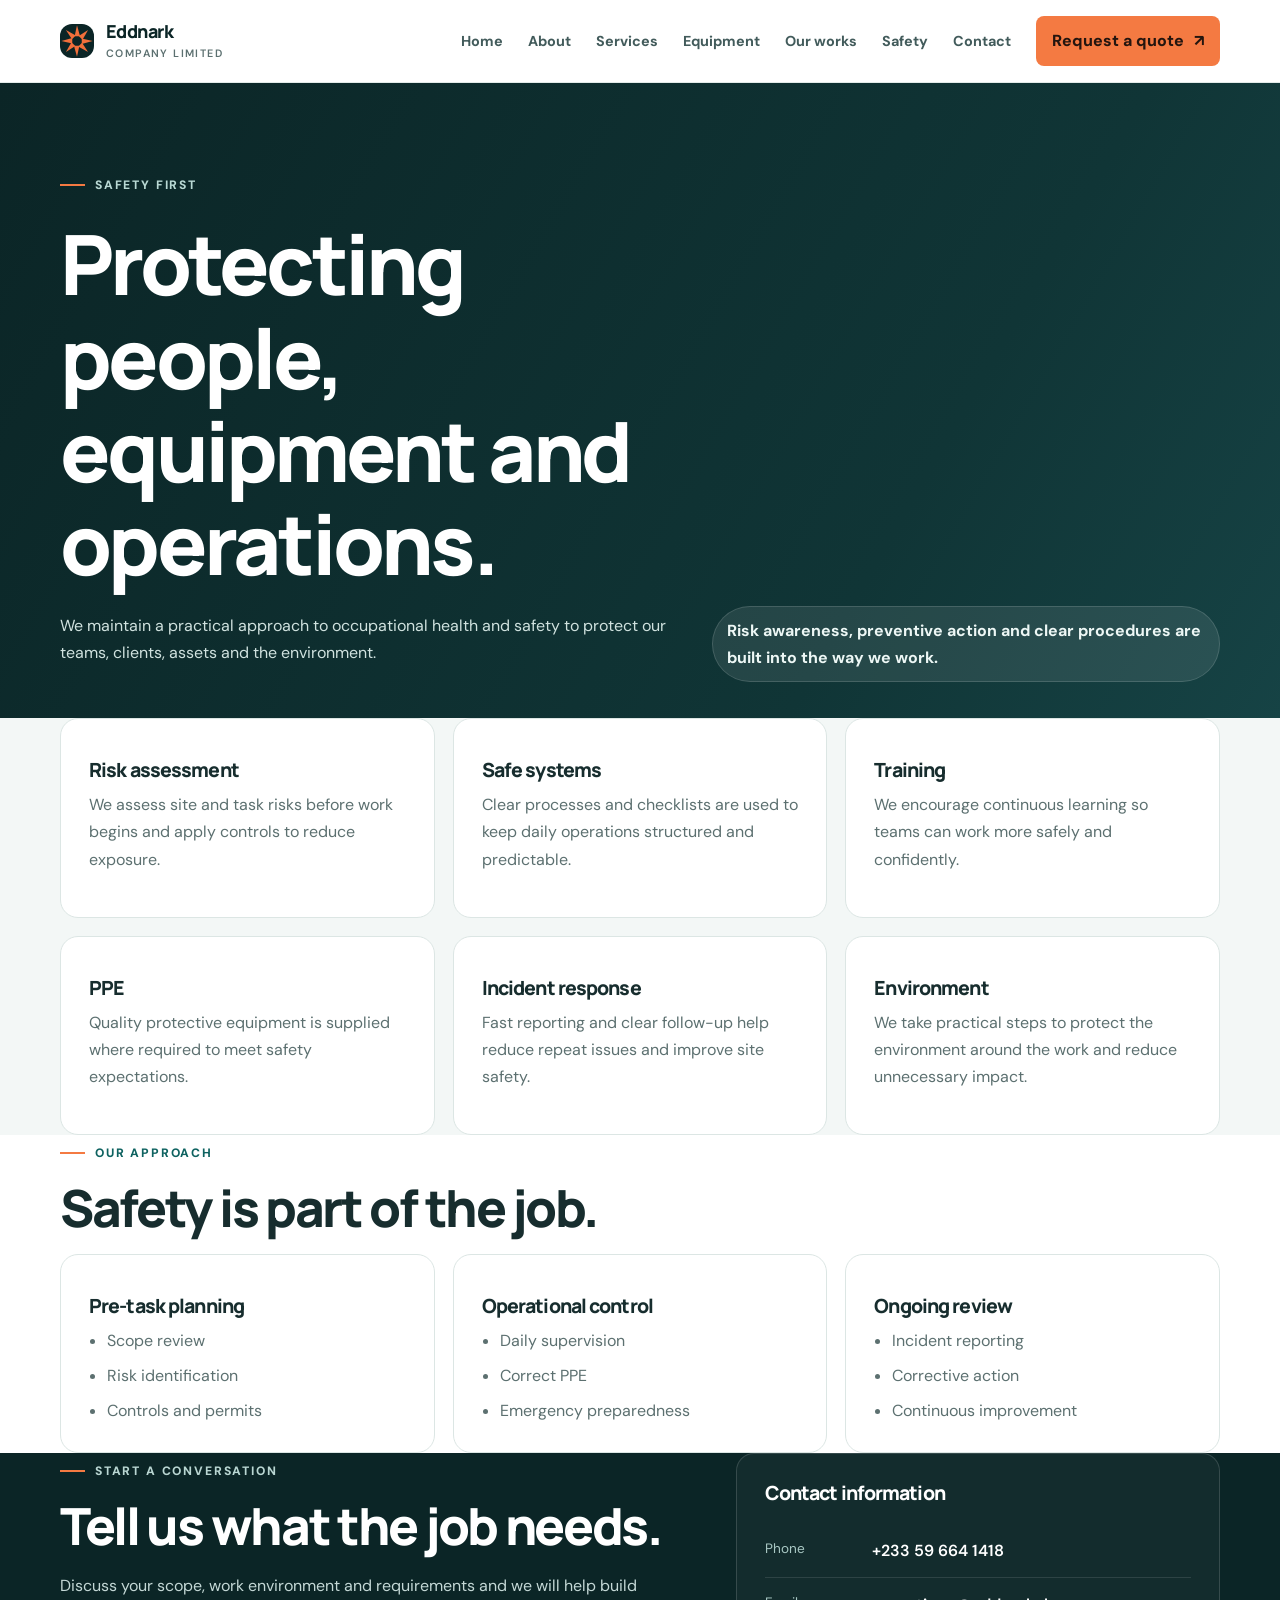
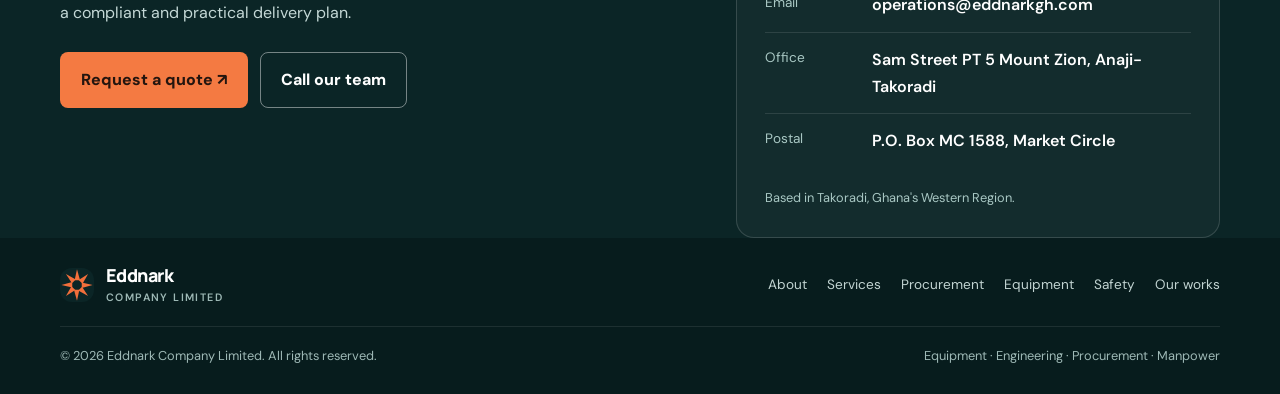
<file: safety.html>
<!DOCTYPE html>
<html lang="en">
<head>
<meta charset="utf-8">
<meta name="viewport" content="width=device-width, initial-scale=1, viewport-fit=cover">
<meta name="theme-color" content="#0b2526">
<meta name="description" content="Equipment rental, manpower supply, procurement, engineering and consultancy services for Ghana's oil and gas, mining, energy and construction industries. Based in Takoradi.">
<title>Occupational Health & Safety | Eddnark Company Limited</title>
<link rel="preconnect" href="https://fonts.googleapis.com">
<link rel="preconnect" href="https://fonts.gstatic.com" crossorigin>
<link href="https://fonts.googleapis.com/css2?family=DM+Sans:wght@400;500;600;700&family=Manrope:wght@400;500;600;700;800&display=swap" rel="stylesheet">
<link rel="icon" href="favicon.ico" sizes="any">
<link rel="icon" type="image/png" sizes="32x32" href="favicon-32.png">
<link rel="apple-touch-icon" href="apple-touch-icon.png">
<style>
:root{--ink:#172d2e;--muted:#5c7070;--teal:#0e6260;--deep:#0b2526;--deep2:#123638;--orange:#f47a42;--paper:#fff;--soft:#f3f7f6;--line:#dce6e4;--radius:18px;--shadow:0 18px 48px rgba(10,39,40,.10)}
*{box-sizing:border-box}html{scroll-behavior:smooth;scroll-padding-top:90px}body{margin:0;color:var(--ink);background:var(--paper);font:400 16px/1.7 "DM Sans",system-ui,-apple-system,"Segoe UI",sans-serif}a{color:inherit}img{max-width:100%}button,a{-webkit-tap-highlight-color:transparent}:focus-visible{outline:3px solid var(--orange);outline-offset:4px}.wrap{width:min(1160px,calc(100% - 40px));margin-inline:auto}.eyebrow{display:inline-flex;align-items:center;gap:10px;font-size:.76rem;letter-spacing:.15em;text-transform:uppercase;font-weight:800;color:var(--teal)}.eyebrow:before{content:"";width:25px;height:2px;background:var(--orange)}h1,h2,h3,p{margin-top:0}h1,h2,h3{font-family:Manrope,"DM Sans",sans-serif;letter-spacing:-.045em;line-height:1.12}h1{font-size:clamp(2.8rem,6.5vw,5.6rem);font-weight:800;max-width:780px;margin:22px 0}h2{font-size:clamp(2rem,4vw,3.4rem);font-weight:800;margin:15px 0 18px}h3{font-size:1.22rem;font-weight:800;margin-bottom:10px}p{color:var(--muted);margin-bottom:1rem}.btn{display:inline-flex;align-items:center;justify-content:center;gap:10px;min-height:50px;padding:13px 20px;border-radius:8px;background:var(--orange);color:#24150f;text-decoration:none;font-weight:800;border:1px solid transparent;transition:transform .2s ease,background .2s ease,box-shadow .2s ease}.btn:hover{background:#ff905d;transform:translateY(-2px);box-shadow:0 10px 25px #f47a4230}.btn-light{background:#fff;color:var(--deep)}.btn-outline{border-color:#ffffff70;background:transparent;color:#fff}.btn-outline:hover{background:#ffffff12}.site-header{position:sticky;top:0;z-index:50;background:#ffffffed;backdrop-filter:blur(16px);border-bottom:1px solid #dce6e4cc}.nav{min-height:82px;display:flex;align-items:center;justify-content:space-between;gap:24px}.brand{display:flex;align-items:center;gap:12px;text-decoration:none;color:var(--deep);font:800 1.12rem Manrope,sans-serif;letter-spacing:-.03em;line-height:1.1;white-space:nowrap}.brand-mark{display:grid;place-items:center;border-radius:12px;background:var(--deep);color:var(--orange)}.brand svg{display:block}.brand small{display:block;color:var(--muted);font:600 .67rem "DM Sans",sans-serif;letter-spacing:.13em;text-transform:uppercase;margin-top:4px}.nav-links{display:flex;align-items:center;gap:25px}.nav-links>a:not(.btn){text-decoration:none;color:#425b5b;font-weight:700;font-size:.9rem}.nav-links>a:not(.btn):hover{color:var(--teal)}.nav-links .btn{min-height:44px;padding:10px 15px}.menu-toggle{display:none;background:transparent;border:1px solid var(--line);border-radius:8px;padding:8px 11px;font-size:1.2rem;color:var(--deep)}.page-hero{padding:84px 0 36px;background:linear-gradient(120deg,var(--deep),#103536 70%,#164345);color:#fff}.page-hero .wrap{display:grid;grid-template-columns:1.1fr .9fr;gap:30px;align-items:end}.page-hero p{color:#d0e2df;max-width:620px}.page-hero .eyebrow{color:#b9d9d4}.page-badge{display:inline-flex;align-items:center;gap:10px;background:rgba(255,255,255,.09);border:1px solid rgba(255,255,255,.14);padding:10px 14px;border-radius:999px;font-weight:700;color:#edf7f5}.services{background:var(--soft)}.page-grid{display:grid;grid-template-columns:repeat(3,1fr);gap:18px}.page-card{padding:28px;border:1px solid var(--line);border-radius:18px;background:#fff}.page-card h3{margin-top:12px}.page-card ul{margin:0;padding-left:18px;color:var(--muted)}.page-card li+li{margin-top:8px}.contact{background:var(--deep);color:#fff;position:relative;overflow:hidden}.contact-grid{display:grid;grid-template-columns:1fr .8fr;gap:70px;align-items:start}.contact h2{color:#fff}.contact .eyebrow{color:#b9d6d2}.contact-intro>p{color:#c4d8d6;max-width:580px}.contact-actions{display:flex;flex-wrap:wrap;gap:12px;margin-top:26px}.contact-details{padding:28px;border:1px solid #ffffff25;background:#ffffff09;border-radius:18px}.contact-details h3{color:#fff;margin-bottom:20px}.detail-row{display:grid;grid-template-columns:95px 1fr;gap:12px;padding:13px 0;border-bottom:1px solid #ffffff1c}.detail-row:last-child{border:0}.detail-row dt{color:#a9c8c4;font-size:.85rem}.detail-row dd{margin:0;color:#fff;font-weight:600;overflow-wrap:anywhere}.detail-row a{text-decoration:none}.detail-row a:hover{color:#ff9a66}.contact-note{font-size:.8rem;color:#a9c8c4;margin:20px 0 0}footer{background:#071c1d;color:#9eb9b6;padding:28px 0;font-size:.85rem}.footer-main{display:flex;align-items:center;justify-content:space-between;gap:24px}.footer-links{display:flex;flex-wrap:wrap;gap:20px}.footer-links a{color:#c2d4d2;text-decoration:none}.footer-links a:hover{color:#fff}.footer-bottom{border-top:1px solid #ffffff17;margin-top:22px;padding-top:18px;display:flex;justify-content:space-between;gap:15px;flex-wrap:wrap}.footer-bottom p{color:#9eb9b6;margin:0;font-size:.8rem}@media(max-width:980px){.page-hero .wrap{grid-template-columns:1fr;gap:36px}.page-grid{grid-template-columns:repeat(2,1fr)}.nav-links{gap:15px}.contact-grid{gap:35px}}@media(max-width:720px){.wrap{width:min(100% - 30px,1160px)}.nav{min-height:72px;gap:12px}.menu-toggle{display:block}.nav-links{display:none;order:3;width:100%;padding:0 0 16px;align-items:stretch;flex-direction:column;gap:4px}.nav-links.open{display:flex}.nav-links>a:not(.btn){padding:10px 2px}.nav-links .btn{align-self:flex-start}.nav{flex-wrap:wrap}.page-hero{padding-top:72px}.page-grid,.contact-grid{grid-template-columns:1fr}.contact-grid{gap:30px}.detail-row{grid-template-columns:78px 1fr}.footer-main{align-items:flex-start;flex-direction:column}.footer-links{gap:14px}}@media(max-width:420px){h1{font-size:2.65rem}.page-grid{grid-template-columns:1fr}.contact-actions .btn{width:100%}}@media(prefers-reduced-motion:reduce){html{scroll-behavior:auto}*,*::before,*::after{transition:none!important;animation:none!important}}</style>
</head>
<body>
<header class="site-header">
  <div class="wrap nav">
    <a class="brand" href="index.html" aria-label="Eddnark Company Limited home">
      <span class="brand-mark" aria-hidden="true">
        <svg width="34" height="34" viewBox="-50 -50 100 100" aria-hidden="true">
          <g fill="#f26f3b">
            <path id="p" d="M-7 -14L0 -46L9 -14Z"/>
            <use href="#p" transform="rotate(45)"/>
            <use href="#p" transform="rotate(90)"/>
            <use href="#p" transform="rotate(135)"/>
            <use href="#p" transform="rotate(180)"/>
            <use href="#p" transform="rotate(225)"/>
            <use href="#p" transform="rotate(270)"/>
            <use href="#p" transform="rotate(315)"/>
          </g>
        </svg>
      </span>
      <span>Eddnark<small>Company Limited</small></span>
    </a>
    <button class="menu-toggle" type="button" aria-label="Open navigation" aria-expanded="false">☰</button>
    <nav class="nav-links" aria-label="Main navigation">
      <a href="index.html">Home</a>
      <a href="about.html">About</a>
      <a href="services.html">Services</a>
      <a href="equipment.html">Equipment</a>
      <a href="our-works.html">Our works</a>
      <a href="safety.html" aria-current="page">Safety</a>
      <a href="#contact">Contact</a>
      <a class="btn" href="#contact">Request a quote <span aria-hidden="true">↗</span></a>
    </nav>
  </div>
</header>
<main>
  <section class="page-hero">
    <div class="wrap">
      <div>
        <span class="eyebrow">Safety first</span>
        <h1>Protecting people, equipment and operations.</h1>
        <p>We maintain a practical approach to occupational health and safety to protect our teams, clients, assets and the environment.</p>
      </div>
      <div class="page-badge">Risk awareness, preventive action and clear procedures are built into the way we work.</div>
    </div>
  </section>

  <section class="services">
    <div class="wrap">
      <div class="page-grid">
        <article class="page-card"><h3>Risk assessment</h3><p>We assess site and task risks before work begins and apply controls to reduce exposure.</p></article>
        <article class="page-card"><h3>Safe systems</h3><p>Clear processes and checklists are used to keep daily operations structured and predictable.</p></article>
        <article class="page-card"><h3>Training</h3><p>We encourage continuous learning so teams can work more safely and confidently.</p></article>
        <article class="page-card"><h3>PPE</h3><p>Quality protective equipment is supplied where required to meet safety expectations.</p></article>
        <article class="page-card"><h3>Incident response</h3><p>Fast reporting and clear follow-up help reduce repeat issues and improve site safety.</p></article>
        <article class="page-card"><h3>Environment</h3><p>We take practical steps to protect the environment around the work and reduce unnecessary impact.</p></article>
      </div>
    </div>
  </section>

  <section>
    <div class="wrap">
      <div class="section-head">
        <div><span class="eyebrow">Our approach</span><h2>Safety is part of the job.</h2></div>
      </div>
      <div class="page-grid">
        <article class="page-card"><h3>Pre-task planning</h3><ul><li>Scope review</li><li>Risk identification</li><li>Controls and permits</li></ul></article>
        <article class="page-card"><h3>Operational control</h3><ul><li>Daily supervision</li><li>Correct PPE</li><li>Emergency preparedness</li></ul></article>
        <article class="page-card"><h3>Ongoing review</h3><ul><li>Incident reporting</li><li>Corrective action</li><li>Continuous improvement</li></ul></article>
      </div>
    </div>
  </section>
</main>
<section class="contact" id="contact">
  <div class="wrap contact-grid">
    <div class="contact-intro">
      <span class="eyebrow">Start a conversation</span>
      <h2>Tell us what the job needs.</h2>
      <p>Discuss your scope, work environment and requirements and we will help build a compliant and practical delivery plan.</p>
      <div class="contact-actions"><a class="btn" href="mailto:operations@eddnarkgh.com?subject=Safety%20query">Request a quote ↗</a><a class="btn btn-outline" href="tel:+233596641418">Call our team</a></div>
    </div>
    <div class="contact-details">
      <h3>Contact information</h3>
      <dl>
        <div class="detail-row"><dt>Phone</dt><dd><a href="tel:+233596641418">+233 59 664 1418</a></dd></div>
        <div class="detail-row"><dt>Email</dt><dd><a href="mailto:operations@eddnarkgh.com">operations@eddnarkgh.com</a></dd></div>
        <div class="detail-row"><dt>Office</dt><dd>Sam Street PT 5 Mount Zion, Anaji-Takoradi</dd></div>
        <div class="detail-row"><dt>Postal</dt><dd>P.O. Box MC 1588, Market Circle</dd></div>
      </dl>
      <p class="contact-note">Based in Takoradi, Ghana's Western Region.</p>
    </div>
  </div>
</section>
<footer>
  <div class="wrap">
    <div class="footer-main">
      <a class="brand" href="index.html" style="color:#fff">
        <span class="brand-mark" aria-hidden="true">
          <svg width="34" height="34" viewBox="-50 -50 100 100" aria-hidden="true">
            <g fill="#f26f3b">
              <path id="p2" d="M-7 -14L0 -46L9 -14Z"/>
              <use href="#p2" transform="rotate(45)"/>
              <use href="#p2" transform="rotate(90)"/>
              <use href="#p2" transform="rotate(135)"/>
              <use href="#p2" transform="rotate(180)"/>
              <use href="#p2" transform="rotate(225)"/>
              <use href="#p2" transform="rotate(270)"/>
              <use href="#p2" transform="rotate(315)"/>
            </g>
          </svg>
        </span>
        <span>Eddnark<small style="color:#9eb9b6">Company Limited</small></span>
      </a>
      <nav class="footer-links" aria-label="Footer navigation">
        <a href="about.html">About</a>
        <a href="services.html">Services</a>
        <a href="procurement.html">Procurement</a>
        <a href="equipment.html">Equipment</a>
        <a href="safety.html">Safety</a>
        <a href="our-works.html">Our works</a>
      </nav>
    </div>
    <div class="footer-bottom"><p>© 2026 Eddnark Company Limited. All rights reserved.</p><p>Equipment · Engineering · Procurement · Manpower</p></div>
  </div>
</footer>
<script>
(function(){
  var toggle=document.querySelector('.menu-toggle');
  var nav=document.querySelector('.nav-links');
  if(toggle&&nav){
    toggle.addEventListener('click',function(){
      var open=nav.classList.toggle('open');
      toggle.setAttribute('aria-expanded',String(open));
      toggle.setAttribute('aria-label',open?'Close navigation':'Open navigation');
      toggle.textContent=open?'×':'☰';
    });
    nav.querySelectorAll('a').forEach(function(link){link.addEventListener('click',function(){nav.classList.remove('open');toggle.setAttribute('aria-expanded','false');toggle.setAttribute('aria-label','Open navigation');toggle.textContent='☰';});});
  }
})();
</script>
</body>
</html>
</file>
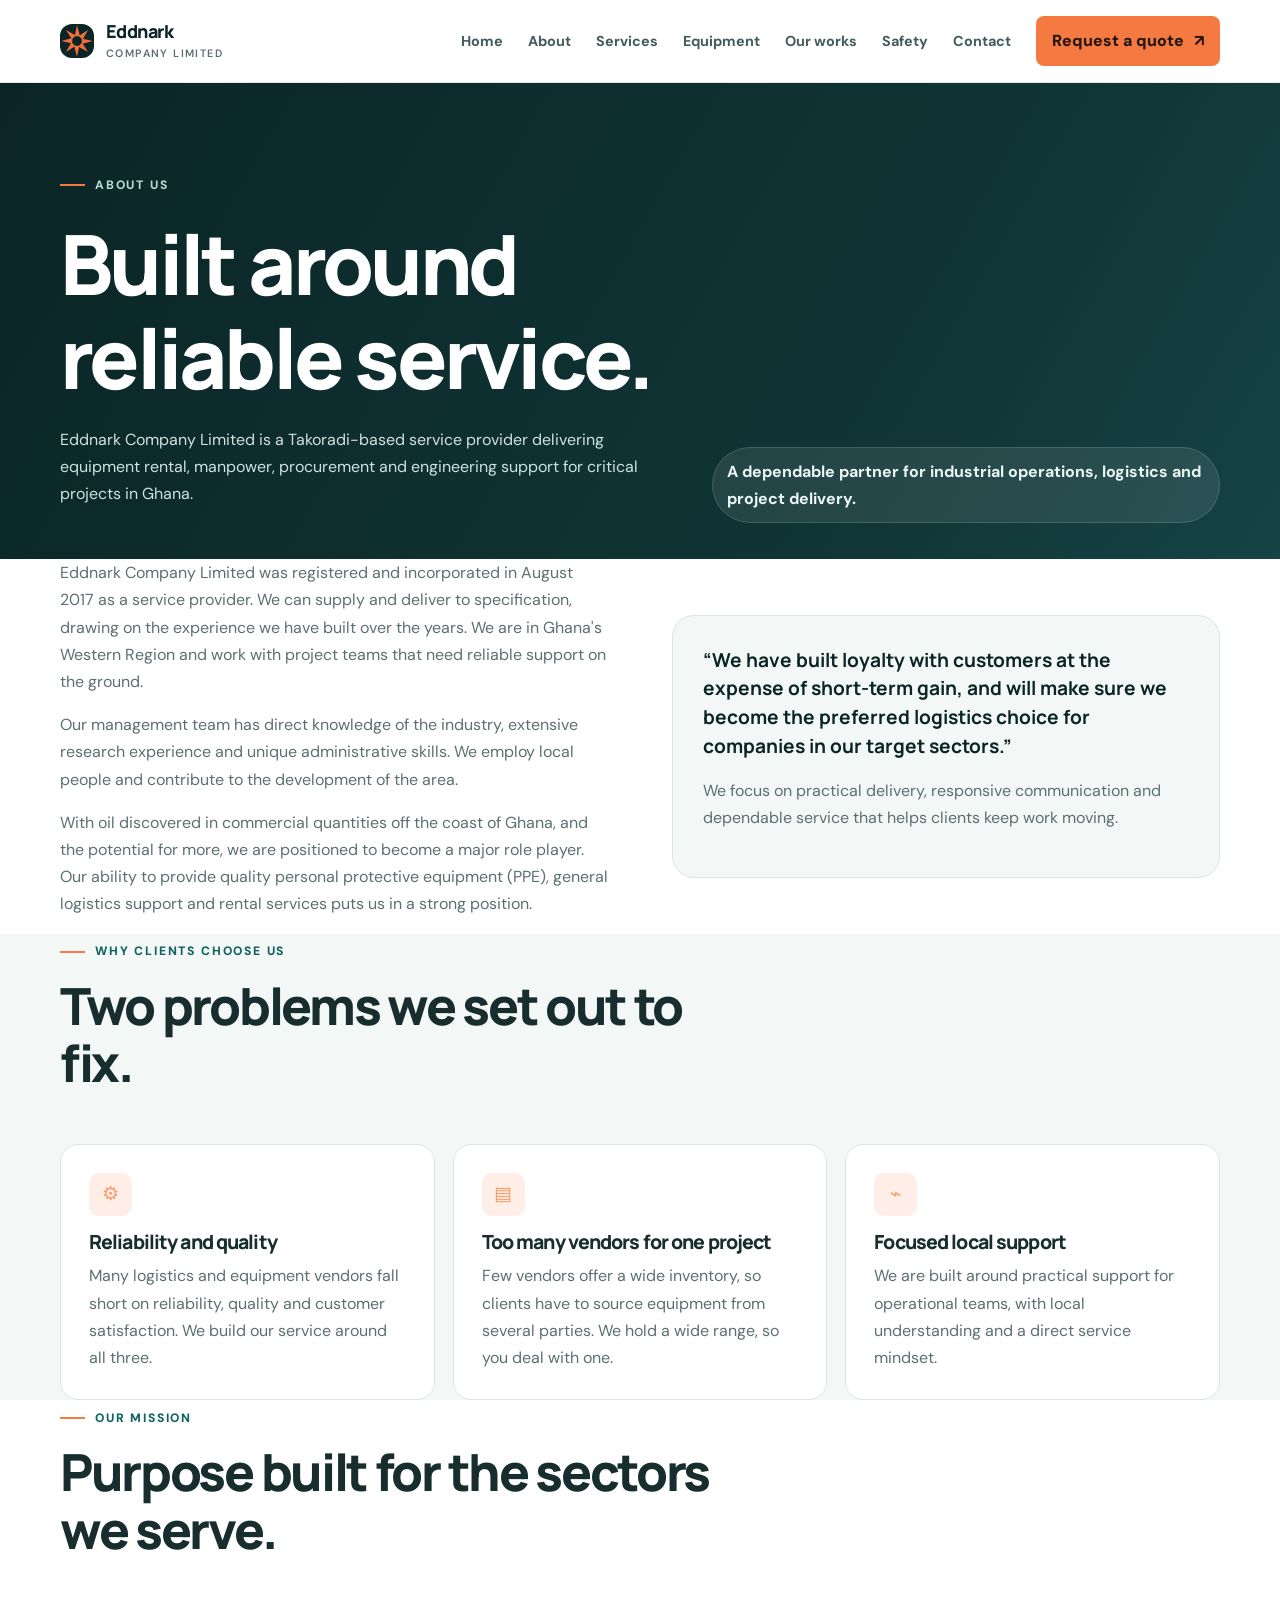
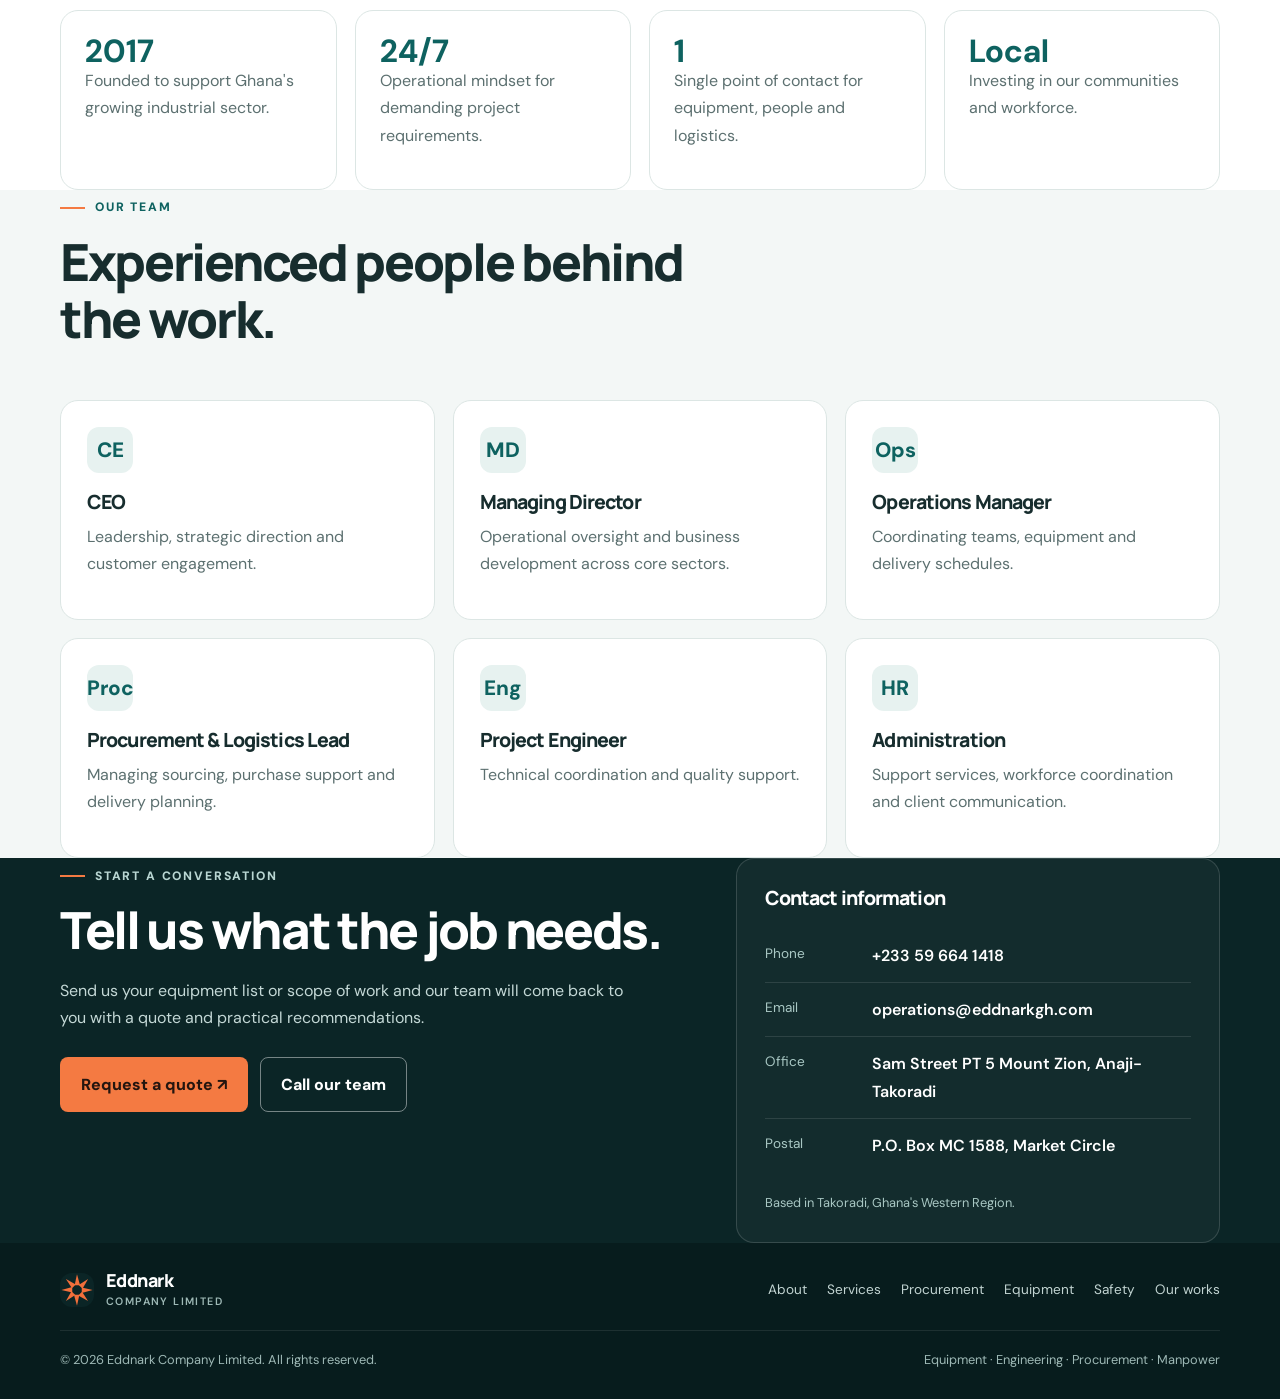
<file: services.html>
<!DOCTYPE html>
<html lang="en">
<head>
<meta charset="utf-8">
<meta name="viewport" content="width=device-width, initial-scale=1, viewport-fit=cover">
<meta name="theme-color" content="#0b2526">
<meta name="description" content="Equipment rental, manpower supply, procurement, engineering and consultancy services for Ghana's oil and gas, mining, energy and construction industries. Based in Takoradi.">
<title>Services | Eddnark Company Limited</title>
<link rel="preconnect" href="https://fonts.googleapis.com">
<link rel="preconnect" href="https://fonts.gstatic.com" crossorigin>
<link href="https://fonts.googleapis.com/css2?family=DM+Sans:wght@400;500;600;700&family=Manrope:wght@400;500;600;700;800&display=swap" rel="stylesheet">
<link rel="icon" href="favicon.ico" sizes="any">
<link rel="icon" type="image/png" sizes="32x32" href="favicon-32.png">
<link rel="apple-touch-icon" href="apple-touch-icon.png">
<style>
:root{--ink:#172d2e;--muted:#5c7070;--teal:#0e6260;--deep:#0b2526;--deep2:#123638;--orange:#f47a42;--paper:#fff;--soft:#f3f7f6;--line:#dce6e4;--radius:18px;--shadow:0 18px 48px rgba(10,39,40,.10)}
*{box-sizing:border-box}html{scroll-behavior:smooth;scroll-padding-top:90px}body{margin:0;color:var(--ink);background:var(--paper);font:400 16px/1.7 "DM Sans",system-ui,-apple-system,"Segoe UI",sans-serif}a{color:inherit}img{max-width:100%}button,a{-webkit-tap-highlight-color:transparent}:focus-visible{outline:3px solid var(--orange);outline-offset:4px}.wrap{width:min(1160px,calc(100% - 40px));margin-inline:auto}.eyebrow{display:inline-flex;align-items:center;gap:10px;font-size:.76rem;letter-spacing:.15em;text-transform:uppercase;font-weight:800;color:var(--teal)}.eyebrow:before{content:"";width:25px;height:2px;background:var(--orange)}h1,h2,h3,p{margin-top:0}h1,h2,h3{font-family:Manrope,"DM Sans",sans-serif;letter-spacing:-.045em;line-height:1.12}h1{font-size:clamp(2.8rem,6.5vw,5.6rem);font-weight:800;max-width:780px;margin:22px 0}h1 span{color:#ff9a66}h2{font-size:clamp(2rem,4vw,3.4rem);font-weight:800;margin:15px 0 18px}h3{font-size:1.22rem;font-weight:800;margin-bottom:10px}p{color:var(--muted);margin-bottom:1rem}.btn{display:inline-flex;align-items:center;justify-content:center;gap:10px;min-height:50px;padding:13px 20px;border-radius:8px;background:var(--orange);color:#24150f;text-decoration:none;font-weight:800;border:1px solid transparent;transition:transform .2s ease,background .2s ease,box-shadow .2s ease}.btn:hover{background:#ff905d;transform:translateY(-2px);box-shadow:0 10px 25px #f47a4230}.btn-light{background:#fff;color:var(--deep)}.btn-outline{border-color:#ffffff70;background:transparent;color:#fff}.btn-outline:hover{background:#ffffff12}.site-header{position:sticky;top:0;z-index:50;background:#ffffffed;backdrop-filter:blur(16px);border-bottom:1px solid #dce6e4cc}.nav{min-height:82px;display:flex;align-items:center;justify-content:space-between;gap:24px}.brand{display:flex;align-items:center;gap:12px;text-decoration:none;color:var(--deep);font:800 1.12rem Manrope,sans-serif;letter-spacing:-.03em;line-height:1.1;white-space:nowrap}.brand-mark{display:grid;place-items:center;border-radius:12px;background:var(--deep);color:var(--orange)}.brand svg{display:block}.brand small{display:block;color:var(--muted);font:600 .67rem "DM Sans",sans-serif;letter-spacing:.13em;text-transform:uppercase;margin-top:4px}.nav-links{display:flex;align-items:center;gap:25px}.nav-links>a:not(.btn){text-decoration:none;color:#425b5b;font-weight:700;font-size:.9rem}.nav-links>a:not(.btn):hover{color:var(--teal)}.nav-links .btn{min-height:44px;padding:10px 15px}.menu-toggle{display:none;background:transparent;border:1px solid var(--line);border-radius:8px;padding:8px 11px;font-size:1.2rem;color:var(--deep)}.page-hero{padding:84px 0 36px;background:linear-gradient(120deg,var(--deep),#103536 70%,#164345);color:#fff}.page-hero .wrap{display:grid;grid-template-columns:1.1fr .9fr;gap:30px;align-items:end}.page-hero p{color:#d0e2df;max-width:620px}.page-hero .eyebrow{color:#b9d9d4}.page-badge{display:inline-flex;align-items:center;gap:10px;background:rgba(255,255,255,.09);border:1px solid rgba(255,255,255,.14);padding:10px 14px;border-radius:999px;font-weight:700;color:#edf7f5}.section-head{display:flex;justify-content:space-between;align-items:end;gap:30px;margin-bottom:34px}.section-head>div{max-width:700px}.section-head>p{max-width:390px;margin-bottom:5px}.services{background:var(--soft)}.page-grid{display:grid;grid-template-columns:repeat(3,1fr);gap:18px}.page-card{padding:28px;border:1px solid var(--line);border-radius:18px;background:#fff}.page-card h3{margin-top:15px}.page-card p{margin-bottom:0}.split{display:grid;grid-template-columns:1fr 1fr;gap:64px;align-items:center}.quote-box{padding:30px;border-radius:22px;background:var(--soft);border:1px solid var(--line)}.quote-box blockquote{margin:0 0 16px;color:var(--deep);font:700 1.2rem/1.5 Manrope,sans-serif}.stats-grid{display:grid;grid-template-columns:repeat(4,1fr);gap:18px}.stat{padding:24px;background:#fff;border:1px solid var(--line);border-radius:18px}.stat strong{display:block;font-size:2rem;line-height:1;color:var(--teal)}.tile-grid{display:grid;grid-template-columns:repeat(3,1fr);gap:18px}.tile{padding:26px;border:1px solid var(--line);background:#fff;border-radius:18px}.tile-icon{width:46px;height:46px;margin-bottom:18px;border-radius:12px;background:#e7f2f0;display:grid;place-items:center;color:var(--teal);font-size:1.3rem;font-weight:800}.contact{background:var(--deep);color:#fff;position:relative;overflow:hidden}.contact-grid{display:grid;grid-template-columns:1fr .8fr;gap:70px;align-items:start}.contact h2{color:#fff}.contact .eyebrow{color:#b9d6d2}.contact-intro>p{color:#c4d8d6;max-width:580px}.contact-actions{display:flex;flex-wrap:wrap;gap:12px;margin-top:26px}.contact-details{padding:28px;border:1px solid #ffffff25;background:#ffffff09;border-radius:18px}.contact-details h3{color:#fff;margin-bottom:20px}.detail-row{display:grid;grid-template-columns:95px 1fr;gap:12px;padding:13px 0;border-bottom:1px solid #ffffff1c}.detail-row:last-child{border:0}.detail-row dt{color:#a9c8c4;font-size:.85rem}.detail-row dd{margin:0;color:#fff;font-weight:600;overflow-wrap:anywhere}.detail-row a{text-decoration:none}.detail-row a:hover{color:#ff9a66}.contact-note{font-size:.8rem;color:#a9c8c4;margin:20px 0 0}footer{background:#071c1d;color:#9eb9b6;padding:28px 0;font-size:.85rem}.footer-main{display:flex;align-items:center;justify-content:space-between;gap:24px}.footer-links{display:flex;flex-wrap:wrap;gap:20px}.footer-links a{color:#c2d4d2;text-decoration:none}.footer-links a:hover{color:#fff}.footer-bottom{border-top:1px solid #ffffff17;margin-top:22px;padding-top:18px;display:flex;justify-content:space-between;gap:15px;flex-wrap:wrap}.footer-bottom p{color:#9eb9b6;margin:0;font-size:.8rem}.panel-icon{width:43px;height:43px;flex:0 0 43px;display:grid;place-items:center;border-radius:10px;background:#f47a4220;color:#ff9a66;font-size:1.2rem}@media(max-width:980px){.page-hero .wrap{grid-template-columns:1fr;gap:36px}.split,.contact-grid{gap:35px}.nav-links{gap:15px}.page-grid,.stats-grid,.tile-grid{grid-template-columns:repeat(2,1fr)}}@media(max-width:720px){.wrap{width:min(100% - 30px,1160px)}.nav{min-height:72px;gap:12px}.menu-toggle{display:block}.nav-links{display:none;order:3;width:100%;padding:0 0 16px;align-items:stretch;flex-direction:column;gap:4px}.nav-links.open{display:flex}.nav-links>a:not(.btn){padding:10px 2px}.nav-links .btn{align-self:flex-start}.nav{flex-wrap:wrap}.page-hero{padding-top:72px}.section-head{display:block}.section-head>p{margin-top:12px}.split,.contact-grid,.page-grid,.stats-grid,.tile-grid{grid-template-columns:1fr}.contact-grid{gap:30px}.detail-row{grid-template-columns:78px 1fr}.footer-main{align-items:flex-start;flex-direction:column}.footer-links{gap:14px}}@media(max-width:420px){h1{font-size:2.65rem}.page-grid,.stats-grid,.tile-grid{grid-template-columns:1fr}.contact-actions .btn{width:100%}}@media(prefers-reduced-motion:reduce){html{scroll-behavior:auto}*,*::before,*::after{transition:none!important;animation:none!important}}</style>
</head>
<body>
<header class="site-header">
  <div class="wrap nav">
    <a class="brand" href="index.html" aria-label="Eddnark Company Limited home">
      <span class="brand-mark" aria-hidden="true">
        <svg width="34" height="34" viewBox="-50 -50 100 100" aria-hidden="true">
          <g fill="#f26f3b">
            <path id="p" d="M-7 -14L0 -46L9 -14Z"/>
            <use href="#p" transform="rotate(45)"/>
            <use href="#p" transform="rotate(90)"/>
            <use href="#p" transform="rotate(135)"/>
            <use href="#p" transform="rotate(180)"/>
            <use href="#p" transform="rotate(225)"/>
            <use href="#p" transform="rotate(270)"/>
            <use href="#p" transform="rotate(315)"/>
          </g>
        </svg>
      </span>
      <span>Eddnark<small>Company Limited</small></span>
    </a>
    <button class="menu-toggle" type="button" aria-label="Open navigation" aria-expanded="false">☰</button>
    <nav class="nav-links" aria-label="Main navigation">
      <a href="index.html">Home</a>
      <a href="about.html" aria-current="page">About</a>
      <a href="services.html">Services</a>
      <a href="equipment.html">Equipment</a>
      <a href="our-works.html">Our works</a>
      <a href="safety.html">Safety</a>
      <a href="#contact">Contact</a>
      <a class="btn" href="#contact">Request a quote <span aria-hidden="true">↗</span></a>
    </nav>
  </div>
</header>
<main>
  <section class="page-hero">
    <div class="wrap">
      <div>
        <span class="eyebrow">About us</span>
        <h1>Built around reliable service.</h1>
        <p>Eddnark Company Limited is a Takoradi-based service provider delivering equipment rental, manpower, procurement and engineering support for critical projects in Ghana.</p>
      </div>
      <div class="page-badge">A dependable partner for industrial operations, logistics and project delivery.</div>
    </div>
  </section>

  <section>
    <div class="wrap split">
      <div>
        <p>Eddnark Company Limited was registered and incorporated in August 2017 as a service provider. We can supply and deliver to specification, drawing on the experience we have built over the years. We are in Ghana's Western Region and work with project teams that need reliable support on the ground.</p>
        <p>Our management team has direct knowledge of the industry, extensive research experience and unique administrative skills. We employ local people and contribute to the development of the area.</p>
        <p>With oil discovered in commercial quantities off the coast of Ghana, and the potential for more, we are positioned to become a major role player. Our ability to provide quality personal protective equipment (PPE), general logistics support and rental services puts us in a strong position.</p>
      </div>
      <div class="quote-box">
        <blockquote>“We have built loyalty with customers at the expense of short-term gain, and will make sure we become the preferred logistics choice for companies in our target sectors.”</blockquote>
        <p>We focus on practical delivery, responsive communication and dependable service that helps clients keep work moving.</p>
      </div>
    </div>
  </section>

  <section class="services">
    <div class="wrap">
      <div class="section-head">
        <div>
          <span class="eyebrow">Why clients choose us</span>
          <h2>Two problems we set out to fix.</h2>
        </div>
      </div>
      <div class="page-grid">
        <article class="page-card">
          <span class="panel-icon" aria-hidden="true">⚙</span>
          <h3>Reliability and quality</h3>
          <p>Many logistics and equipment vendors fall short on reliability, quality and customer satisfaction. We build our service around all three.</p>
        </article>
        <article class="page-card">
          <span class="panel-icon" aria-hidden="true">▤</span>
          <h3>Too many vendors for one project</h3>
          <p>Few vendors offer a wide inventory, so clients have to source equipment from several parties. We hold a wide range, so you deal with one.</p>
        </article>
        <article class="page-card">
          <span class="panel-icon" aria-hidden="true">⌁</span>
          <h3>Focused local support</h3>
          <p>We are built around practical support for operational teams, with local understanding and a direct service mindset.</p>
        </article>
      </div>
    </div>
  </section>

  <section>
    <div class="wrap">
      <div class="section-head">
        <div>
          <span class="eyebrow">Our mission</span>
          <h2>Purpose built for the sectors we serve.</h2>
        </div>
      </div>
      <div class="stats-grid">
        <div class="stat"><strong>2017</strong><p>Founded to support Ghana's growing industrial sector.</p></div>
        <div class="stat"><strong>24/7</strong><p>Operational mindset for demanding project requirements.</p></div>
        <div class="stat"><strong>1</strong><p>Single point of contact for equipment, people and logistics.</p></div>
        <div class="stat"><strong>Local</strong><p>Investing in our communities and workforce.</p></div>
      </div>
    </div>
  </section>

  <section class="services">
    <div class="wrap">
      <div class="section-head">
        <div>
          <span class="eyebrow">Our team</span>
          <h2>Experienced people behind the work.</h2>
        </div>
      </div>
      <div class="tile-grid">
        <div class="tile"><div class="tile-icon">CE</div><h3>CEO</h3><p>Leadership, strategic direction and customer engagement.</p></div>
        <div class="tile"><div class="tile-icon">MD</div><h3>Managing Director</h3><p>Operational oversight and business development across core sectors.</p></div>
        <div class="tile"><div class="tile-icon">Ops</div><h3>Operations Manager</h3><p>Coordinating teams, equipment and delivery schedules.</p></div>
        <div class="tile"><div class="tile-icon">Proc</div><h3>Procurement & Logistics Lead</h3><p>Managing sourcing, purchase support and delivery planning.</p></div>
        <div class="tile"><div class="tile-icon">Eng</div><h3>Project Engineer</h3><p>Technical coordination and quality support.</p></div>
        <div class="tile"><div class="tile-icon">HR</div><h3>Administration</h3><p>Support services, workforce coordination and client communication.</p></div>
      </div>
    </div>
  </section>
</main>
<section class="contact" id="contact">
  <div class="wrap contact-grid">
    <div class="contact-intro">
      <span class="eyebrow">Start a conversation</span>
      <h2>Tell us what the job needs.</h2>
      <p>Send us your equipment list or scope of work and our team will come back to you with a quote and practical recommendations.</p>
      <div class="contact-actions"><a class="btn" href="mailto:operations@eddnarkgh.com?subject=Quote%20request">Request a quote ↗</a><a class="btn btn-outline" href="tel:+233596641418">Call our team</a></div>
    </div>
    <div class="contact-details">
      <h3>Contact information</h3>
      <dl>
        <div class="detail-row"><dt>Phone</dt><dd><a href="tel:+233596641418">+233 59 664 1418</a></dd></div>
        <div class="detail-row"><dt>Email</dt><dd><a href="mailto:operations@eddnarkgh.com">operations@eddnarkgh.com</a></dd></div>
        <div class="detail-row"><dt>Office</dt><dd>Sam Street PT 5 Mount Zion, Anaji-Takoradi</dd></div>
        <div class="detail-row"><dt>Postal</dt><dd>P.O. Box MC 1588, Market Circle</dd></div>
      </dl>
      <p class="contact-note">Based in Takoradi, Ghana's Western Region.</p>
    </div>
  </div>
</section>
<footer>
  <div class="wrap">
    <div class="footer-main">
      <a class="brand" href="index.html" style="color:#fff">
        <span class="brand-mark" aria-hidden="true">
          <svg width="34" height="34" viewBox="-50 -50 100 100" aria-hidden="true">
            <g fill="#f26f3b">
              <path id="p2" d="M-7 -14L0 -46L9 -14Z"/>
              <use href="#p2" transform="rotate(45)"/>
              <use href="#p2" transform="rotate(90)"/>
              <use href="#p2" transform="rotate(135)"/>
              <use href="#p2" transform="rotate(180)"/>
              <use href="#p2" transform="rotate(225)"/>
              <use href="#p2" transform="rotate(270)"/>
              <use href="#p2" transform="rotate(315)"/>
            </g>
          </svg>
        </span>
        <span>Eddnark<small style="color:#9eb9b6">Company Limited</small></span>
      </a>
      <nav class="footer-links" aria-label="Footer navigation">
        <a href="about.html">About</a>
        <a href="services.html">Services</a>
        <a href="procurement.html">Procurement</a>
        <a href="equipment.html">Equipment</a>
        <a href="safety.html">Safety</a>
        <a href="our-works.html">Our works</a>
      </nav>
    </div>
    <div class="footer-bottom"><p>© 2026 Eddnark Company Limited. All rights reserved.</p><p>Equipment · Engineering · Procurement · Manpower</p></div>
  </div>
</footer>
<script>
(function(){
  var toggle=document.querySelector('.menu-toggle');
  var nav=document.querySelector('.nav-links');
  if(toggle&&nav){
    toggle.addEventListener('click',function(){
      var open=nav.classList.toggle('open');
      toggle.setAttribute('aria-expanded',String(open));
      toggle.setAttribute('aria-label',open?'Close navigation':'Open navigation');
      toggle.textContent=open?'×':'☰';
    });
    nav.querySelectorAll('a').forEach(function(link){link.addEventListener('click',function(){nav.classList.remove('open');toggle.setAttribute('aria-expanded','false');toggle.setAttribute('aria-label','Open navigation');toggle.textContent='☰';});});
  }
})();
</script>
</body>
</html>
</file>
<file: styles.css>
:root{--teal:#115e5e;--teal-d:#0b4343;--orange:#f26f36;--bg:#ffffff;--soft:#f2f5f4;--ink:#1c2b2b;--mute:#4d5f5f;--line:#d9e2e0;--on-teal:#ffffff;
box-sizing:border-box;padding-top:env(safe-area-inset-top,0px);padding-bottom:env(safe-area-inset-bottom,0px)}
@media (prefers-color-scheme:dark){:root:not([data-theme="light"]){--bg:#0d1a1a;--soft:#132424;--ink:#e8f0ee;--mute:#a6b9b6;--line:#23393a;--teal:#2a8a86}}
:root[data-theme="dark"]{--bg:#0d1a1a;--soft:#132424;--ink:#e8f0ee;--mute:#a6b9b6;--line:#23393a;--teal:#2a8a86}
html{scroll-behavior:smooth;scroll-padding-top:calc(72px + env(safe-area-inset-top,0px))}
*,*::before,*::after{box-sizing:border-box}
body{margin:0;background:var(--bg);color:var(--ink);font:400 1.0625rem/1.65 Figtree,system-ui,-apple-system,"Segoe UI",sans-serif}
h1,h2,h3{font-family:"Barlow Condensed","Arial Narrow",Impact,sans-serif;line-height:1.05;margin:0;font-weight:700;letter-spacing:.005em}
h2{font-size:clamp(2.2rem,5vw,3.2rem);color:var(--teal);margin-bottom:1rem}
h3{font-size:1.6rem;margin-bottom:.5rem}
p{margin:0 0 1rem;max-width:68ch}
a{color:inherit}
:focus-visible{outline:3px solid var(--orange);outline-offset:3px}
.wrap{max-width:1120px;margin:0 auto;padding:0 1.25rem}
section{padding:5rem 0}
header{position:sticky;top:env(safe-area-inset-top,0px);z-index:10;background:var(--bg);border-bottom:1px solid var(--line)}
.bar{display:flex;align-items:center;justify-content:space-between;gap:1rem;min-height:68px;flex-wrap:wrap}
.brand{display:flex;align-items:center;gap:.6rem;text-decoration:none;font:700 1.7rem "Barlow Condensed",sans-serif;color:var(--teal)}
.brand small{font:400 .8rem Figtree,sans-serif;color:var(--mute);display:block;line-height:1}
nav{display:flex;gap:1.1rem;flex-wrap:wrap;font-size:.95rem;font-weight:500}
nav a{text-decoration:none;color:var(--mute);padding:.25rem 0}
nav a:hover{color:var(--orange)}
.btn{display:inline-block;background:var(--orange);color:#1c1008;font-weight:600;text-decoration:none;padding:.8rem 1.4rem;border-radius:4px}
.btn:hover{background:#ff8550}
.btn.ghost{background:transparent;color:inherit;border:2px solid currentColor}
.hero{background:var(--teal-d);color:var(--on-teal);padding:5rem 0 0;overflow:hidden;position:relative}
.hero h1{font-size:clamp(3rem,9vw,6.2rem);max-width:13ch}
.hero h1 span{color:var(--orange)}
.hero p{font-size:1.2rem;color:#d3e6e3;margin:1.4rem 0 2rem}
.hero .cta{display:flex;gap:.8rem;flex-wrap:wrap}
.fleet{margin-top:4rem;background:var(--orange);color:#1c1008;padding:1.1rem 0}
.fleet ul{list-style:none;margin:0;padding:0;display:flex;flex-wrap:wrap;gap:.4rem 2rem;font-weight:600}
.fleet li::before{content:"\203A";margin-right:.5rem;font-weight:700}
.sun{position:absolute;right:-60px;top:30px;width:min(440px,60vw);opacity:.16}
.two{display:grid;grid-template-columns:1fr 1fr;gap:3rem}
.quote{border-left:5px solid var(--orange);padding:.2rem 0 .2rem 1.2rem;font-size:1.25rem;color:var(--teal);font-weight:500;max-width:40ch}
.alt{background:var(--soft)}
.svc{display:grid;grid-template-columns:repeat(3,1fr);gap:1.5rem}
.svc>div{border-top:5px solid var(--teal);padding-top:1rem}
.svc ul,.plain{margin:0;padding-left:1.1rem}
.svc li,.plain li{margin:.3rem 0}
.mv{display:grid;grid-template-columns:1fr 1fr;gap:1.5rem}
.mv>div{background:var(--teal-d);color:#fff;padding:2rem;border-radius:6px}
.mv h3{color:var(--orange)}
.mv p{margin:0;color:#d3e6e3}
.comp{display:grid;grid-template-columns:repeat(2,1fr);gap:1.2rem 3rem}
.comp h3{font-size:1.35rem;color:var(--teal)}
.comp p{margin:0;color:var(--mute)}
.tags{display:flex;flex-wrap:wrap;gap:.6rem;list-style:none;margin:0;padding:0}
.tags li{border:1.5px solid var(--teal);color:var(--ink);padding:.45rem .95rem;border-radius:999px;font-weight:500}
.team{display:flex;flex-wrap:wrap;gap:.6rem;list-style:none;padding:0;margin:0}
.team li{background:var(--bg);border:1px solid var(--line);padding:.5rem 1rem;border-radius:4px}
.works{list-style:none;margin:0;padding:0;border-top:1px solid var(--line)}
.works li{display:flex;justify-content:space-between;gap:1rem;padding:.9rem 0;border-bottom:1px solid var(--line);flex-wrap:wrap}
.works b{color:var(--teal);font-weight:600}
.clients{display:grid;grid-template-columns:repeat(auto-fill,minmax(210px,1fr));gap:.8rem;list-style:none;padding:0;margin:0}
.clients li{background:var(--soft);padding:1rem 1.2rem;font:700 1.35rem "Barlow Condensed",sans-serif;color:var(--teal);border-radius:4px}
.logos{margin:2rem 0 0;max-width:760px}
@media (prefers-color-scheme:dark){:root:not([data-theme="light"]) .logos{background:#fff;border-radius:8px;padding:1.5rem}}
:root[data-theme="dark"] .logos{background:#fff;border-radius:8px;padding:1.5rem}.logos img{display:block;width:100%;height:auto}
.contact{background:var(--teal-d);color:#fff}
.contact h2{color:#fff}
.contact dl{display:grid;grid-template-columns:auto 1fr;gap:.7rem 1.5rem;margin:1.5rem 0 2rem}
.contact dt{color:var(--orange);font-weight:600}
.contact dd{margin:0}
footer{background:#08302f;color:#a9c4c1;padding:1.5rem 0;font-size:.9rem}
@media (max-width:820px){.two,.svc,.mv,.comp{grid-template-columns:1fr}section{padding:3.5rem 0}nav{display:none}}
@media (prefers-reduced-motion:no-preference){.hero h1,.hero p,.hero .cta{animation:rise .7s ease both}.hero p{animation-delay:.12s}.hero .cta{animation-delay:.24s}@keyframes rise{from{opacity:0;transform:translateY(16px)}to{opacity:1;transform:none}}}

.ph{background:var(--teal-d);color:#fff;padding:5rem 0 4rem;position:relative;overflow:hidden}
.ph h1{font-size:clamp(2.8rem,8vw,5.5rem);max-width:16ch}.ph h1 span{color:var(--orange)}
.ph p{color:#d3e6e3;font-size:1.2rem;margin:1.2rem 0 0}
.ph::after{content:"";position:absolute;right:-8%;top:-40%;width:420px;height:420px;border-radius:50%;border:48px solid var(--orange);opacity:.18}
nav a[aria-current="page"]{color:var(--orange);font-weight:600}
.bar nav{flex-wrap:wrap}
.cols2{columns:2;column-gap:2.5rem}
.note{border-left:5px solid var(--orange);padding-left:1.1rem;color:var(--teal);font-size:1.2rem;font-weight:500;max-width:46ch}
.grid3{display:grid;grid-template-columns:repeat(3,1fr);gap:1.5rem 2rem}
.grid3 h3{font-size:1.5rem;color:var(--teal)}.grid3 p{margin:0;color:var(--mute)}
.grid3>div{border-top:5px solid var(--teal);padding-top:1rem}
.grid3.g2{grid-template-columns:repeat(2,1fr)}.grid3.g4{grid-template-columns:repeat(4,1fr)}.tl{display:block;text-decoration:none;border:1.5px solid var(--teal);padding:1.4rem;border-radius:4px;transition:background .2s}.tl:hover{background:var(--soft)}.tl h3{color:var(--teal);margin-bottom:.4rem}.tl p{margin:0;color:var(--mute)}.tl span{color:var(--orange);font-weight:600}
.foot-nav{display:flex;gap:1.2rem;flex-wrap:wrap;margin-bottom:.8rem}
@media (max-width:820px){nav{display:flex;order:3;width:100%;overflow-x:auto;white-space:nowrap;gap:1.1rem;padding-bottom:.6rem}.grid3,.grid3.g2,.grid3.g4,.cols2{grid-template-columns:1fr;columns:1}.ph{padding:3.5rem 0 3rem}}

.dd{position:relative;display:flex;align-items:center;gap:.3rem}.dd-c{font-size:.7rem;color:var(--mute)}
.dd-m{display:none;position:absolute;top:100%;left:-.8rem;min-width:230px;flex-direction:column;background:var(--bg);border:1px solid var(--line);border-radius:6px;box-shadow:0 18px 40px -16px rgba(0,0,0,.35);padding:.5rem;z-index:30}
.dd-m a{padding:.55rem .8rem;border-radius:4px}.dd-m a:hover{background:var(--soft)}
.dd:hover .dd-m,.dd:focus-within .dd-m{display:flex}.dd.on>a{color:var(--orange);font-weight:600}
.foot-cols{display:flex;gap:3rem;flex-wrap:wrap;margin-bottom:1.2rem}.foot-cols div{display:flex;flex-direction:column;gap:.35rem}.foot-cols b{color:#fff;margin-bottom:.2rem}
@media (max-width:820px){.dd{gap:1.1rem}.dd-c{display:none}.dd-m{display:flex;position:static;flex-direction:row;border:0;box-shadow:none;background:none;padding:0;min-width:0;gap:1.1rem}.dd-m a{padding:.25rem 0}.dd-m a:hover{background:none}.foot-cols{gap:1.8rem}}

.hs{display:flex;gap:.8rem;overflow-x:auto;scroll-snap-type:x proximity;overscroll-behavior-x:contain;-webkit-overflow-scrolling:touch;scrollbar-width:thin;scrollbar-color:var(--orange) transparent;padding:.2rem 0 .9rem;margin:0;list-style:none;cursor:grab;user-select:none}
.hs.drag{scroll-snap-type:none;cursor:grabbing}.hs>*{flex:0 0 auto;scroll-snap-align:start}
.hs-w{position:relative}
.hs-b{position:absolute;top:calc(50% - .45rem);transform:translateY(-50%);width:42px;height:42px;border-radius:50%;border:0;background:var(--orange);color:#1a0a03;font-size:1.6rem;line-height:1;cursor:pointer;box-shadow:0 8px 20px -6px rgba(0,0,0,.45);z-index:2}
.hs-b.l{left:-14px}.hs-b.r{right:-14px}.hs-b:hover{background:#ff8550}.hs-b[hidden]{display:none}
@media (pointer:coarse){.hs-b{display:none}}
.fleet .hs{scrollbar-width:none;gap:0;padding:0;flex-wrap:nowrap}.fleet .hs::-webkit-scrollbar{display:none}
.fleet .hs li{padding:.1rem 1.6rem .1rem 0;margin-right:1.6rem;font-size:1.15rem;border-right:2px solid rgba(26,10,3,.35);white-space:nowrap}.fleet .hs li:last-child{border:0;margin-right:0}
.fleet .hs-b{background:#1a0a03;color:#fff}
.tags.hs li{padding:.7rem 1.5rem;font-size:1.1rem;white-space:nowrap}
.team.hs li{min-width:210px;padding:1.3rem 1.4rem;border-top:4px solid var(--teal);font:700 1.5rem/1.1 "Barlow Condensed",sans-serif}
.hs-cards>div{flex:0 0 min(300px,80%);border-top:5px solid var(--teal);padding-top:1rem}
.hs-logos{gap:1rem}.hs-logos .tile{flex:0 0 230px;height:150px;background:#fff;border:1px solid var(--line);border-radius:8px;display:flex;align-items:center;justify-content:center;padding:1.1rem 1.3rem}.hs-logos .tile img{max-width:100%;max-height:100%;object-fit:contain;pointer-events:none}
.hs-cards h3{font-size:1.5rem;color:var(--teal)}.hs-cards p{margin:0;color:var(--mute)}
</file>
